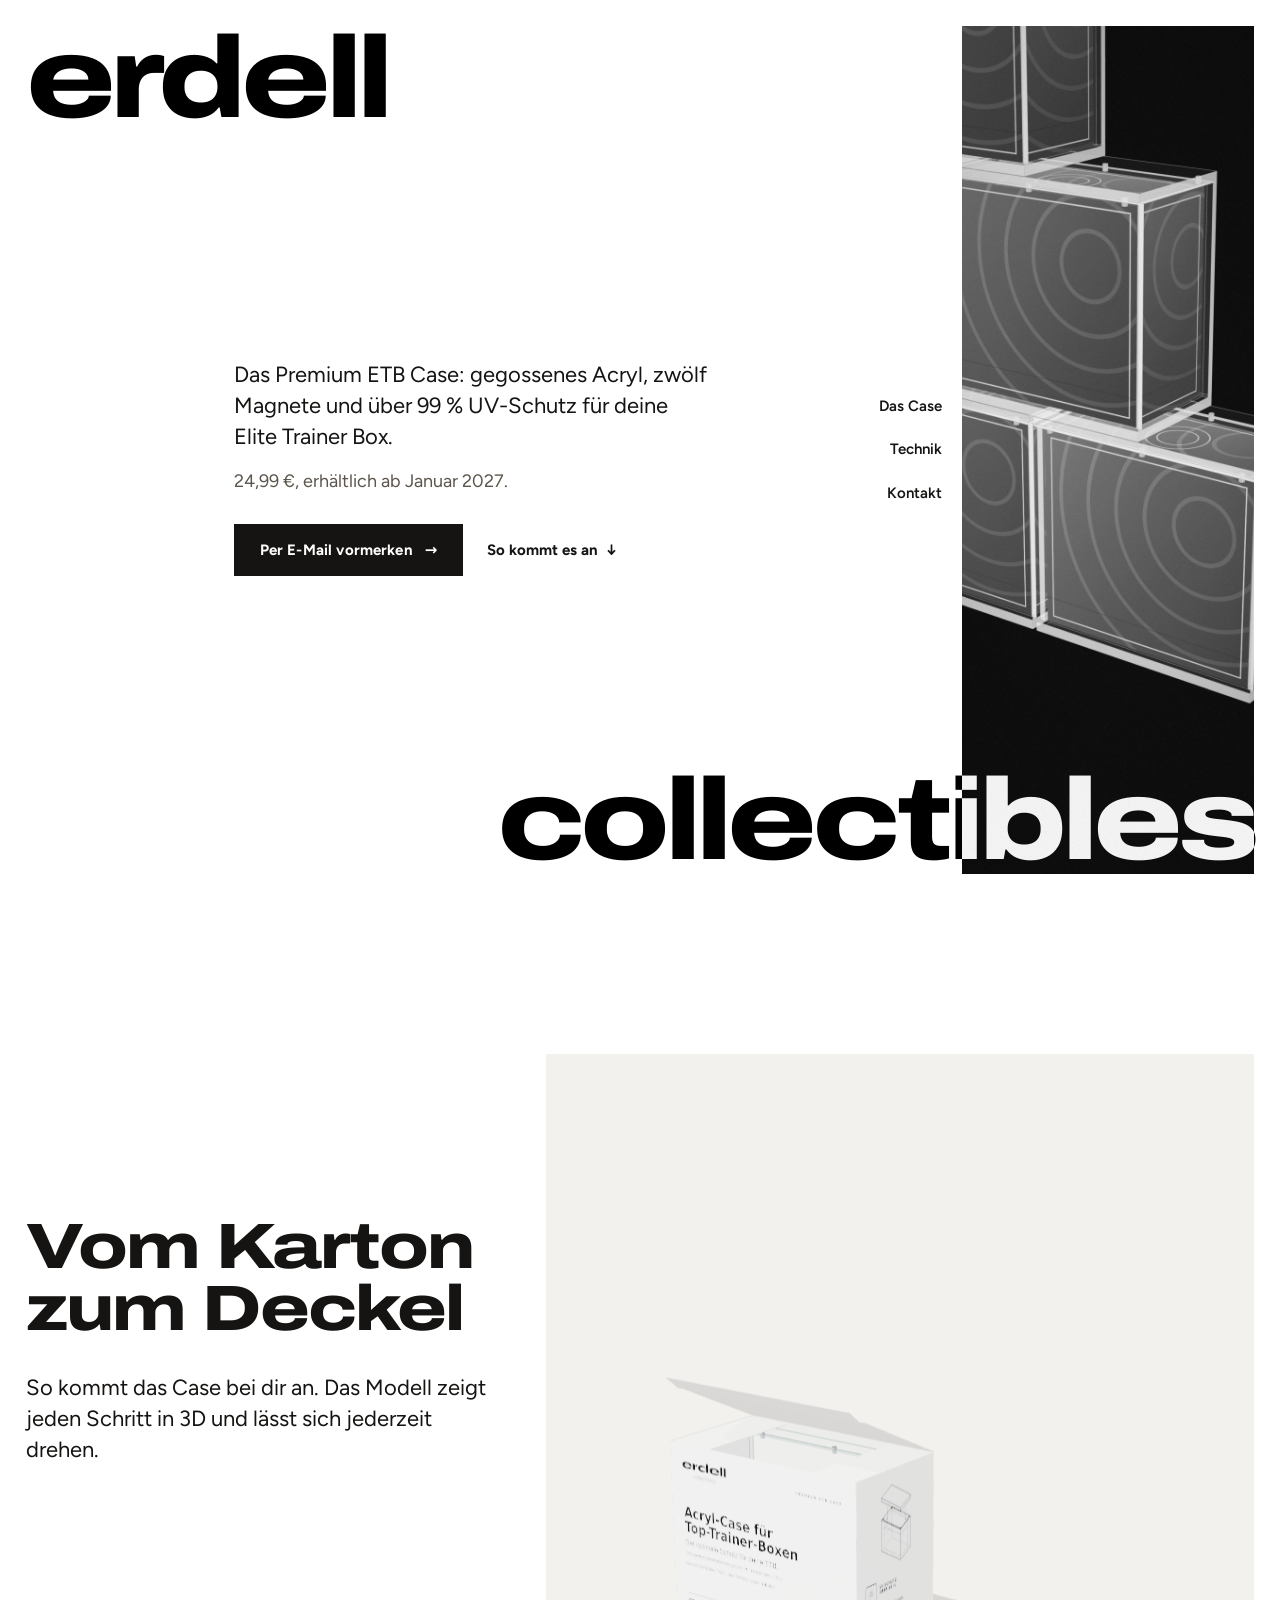
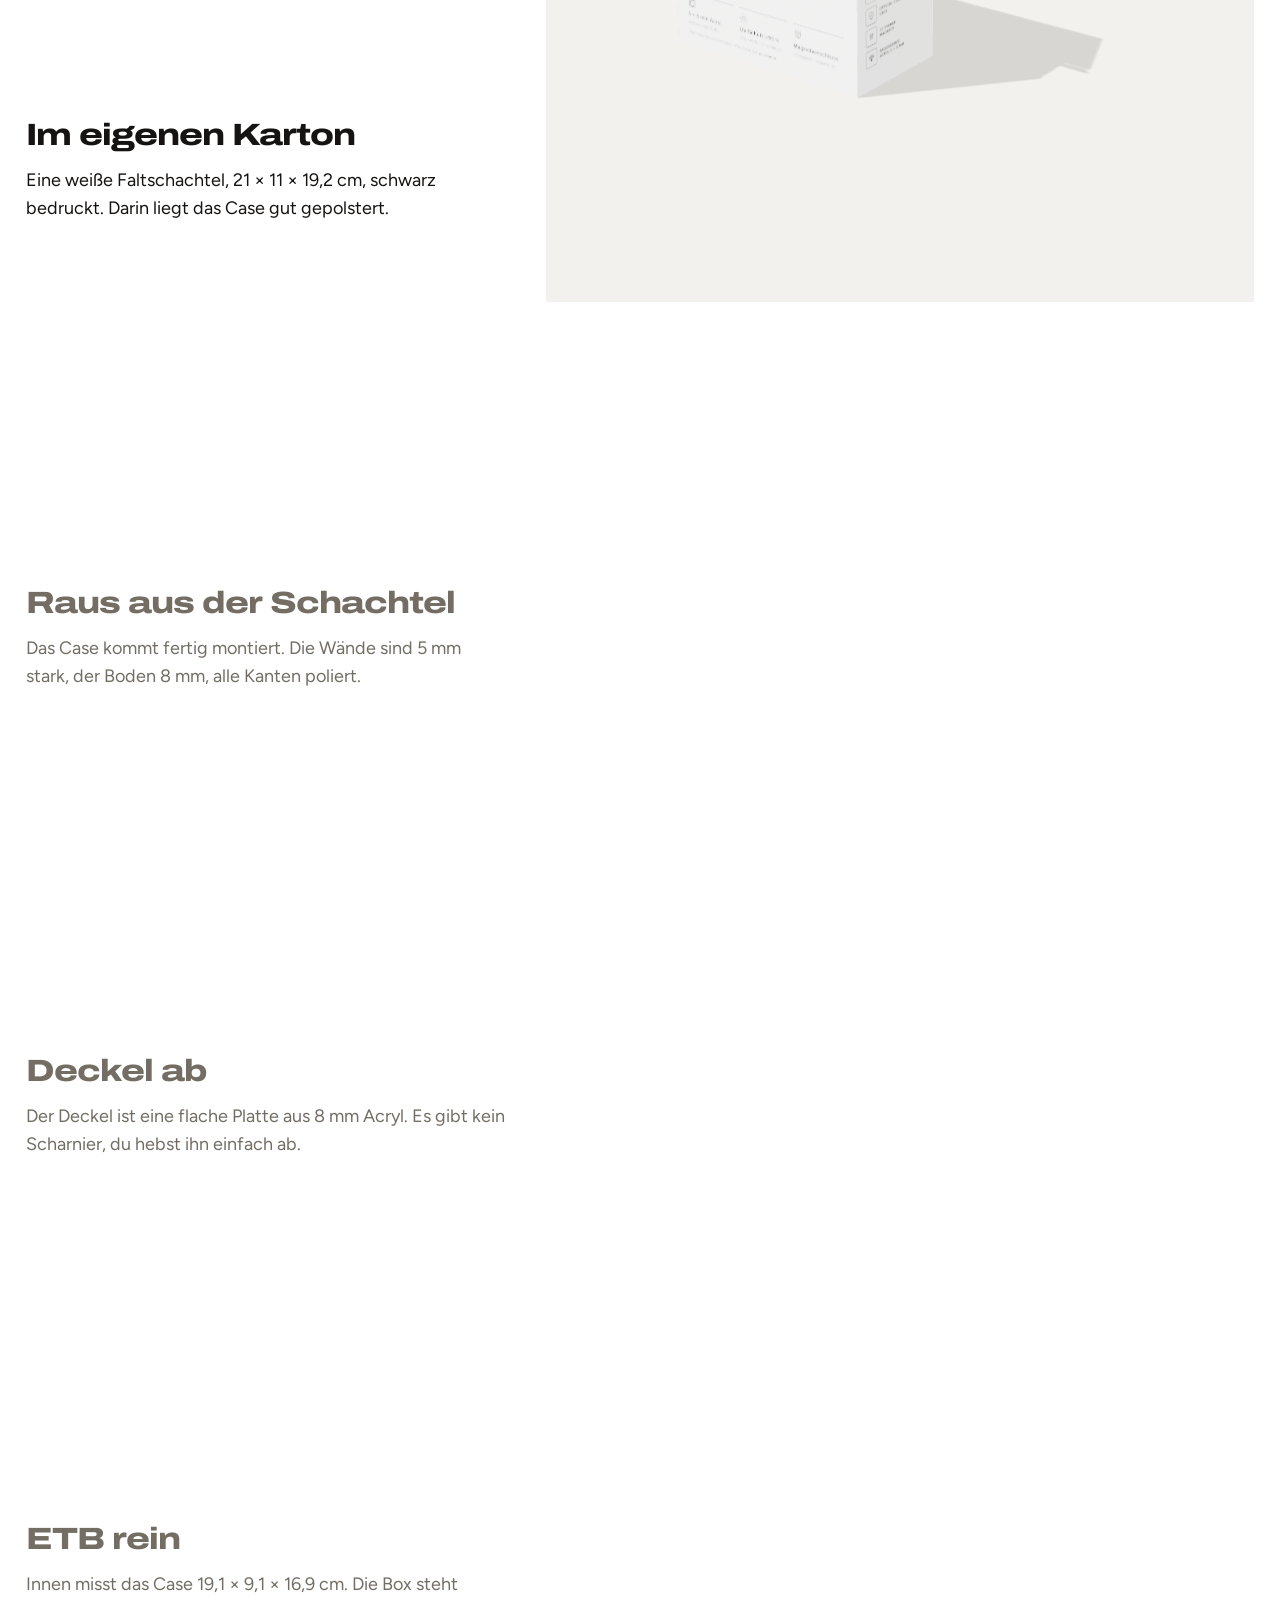
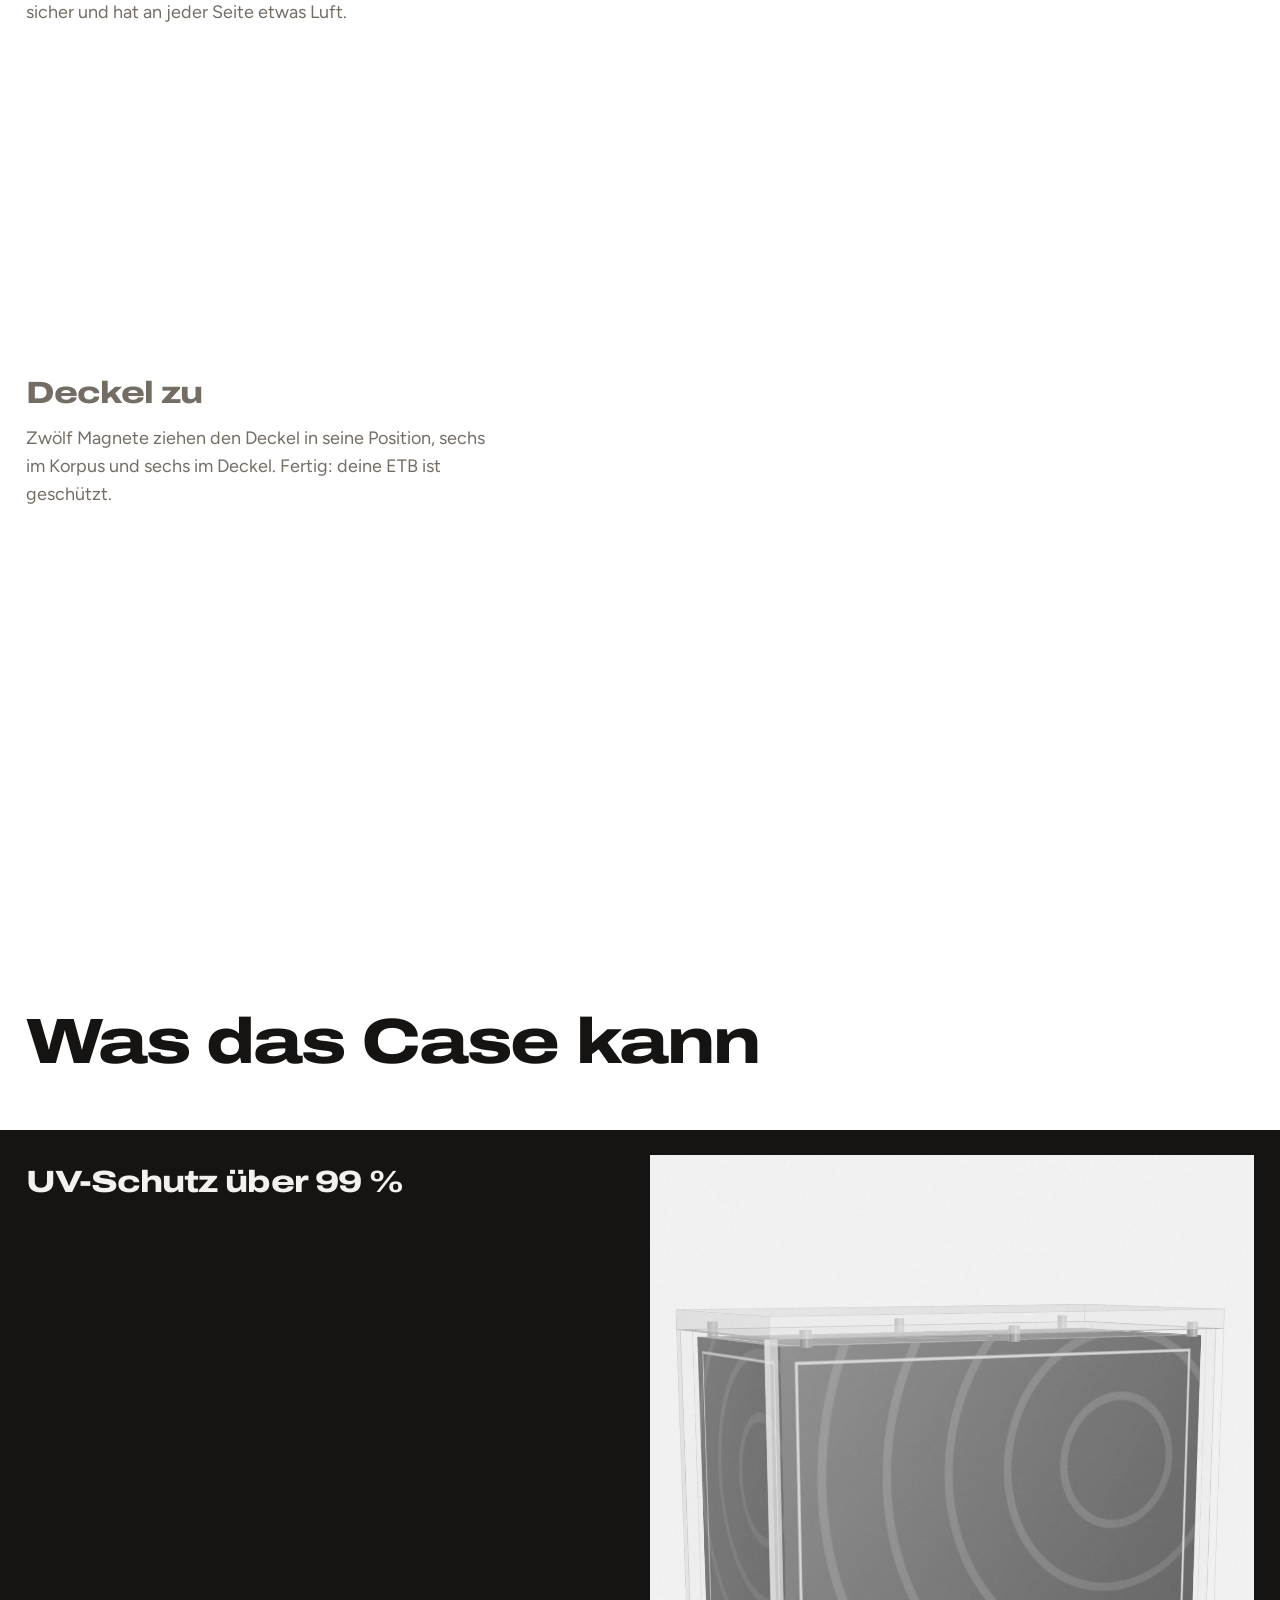
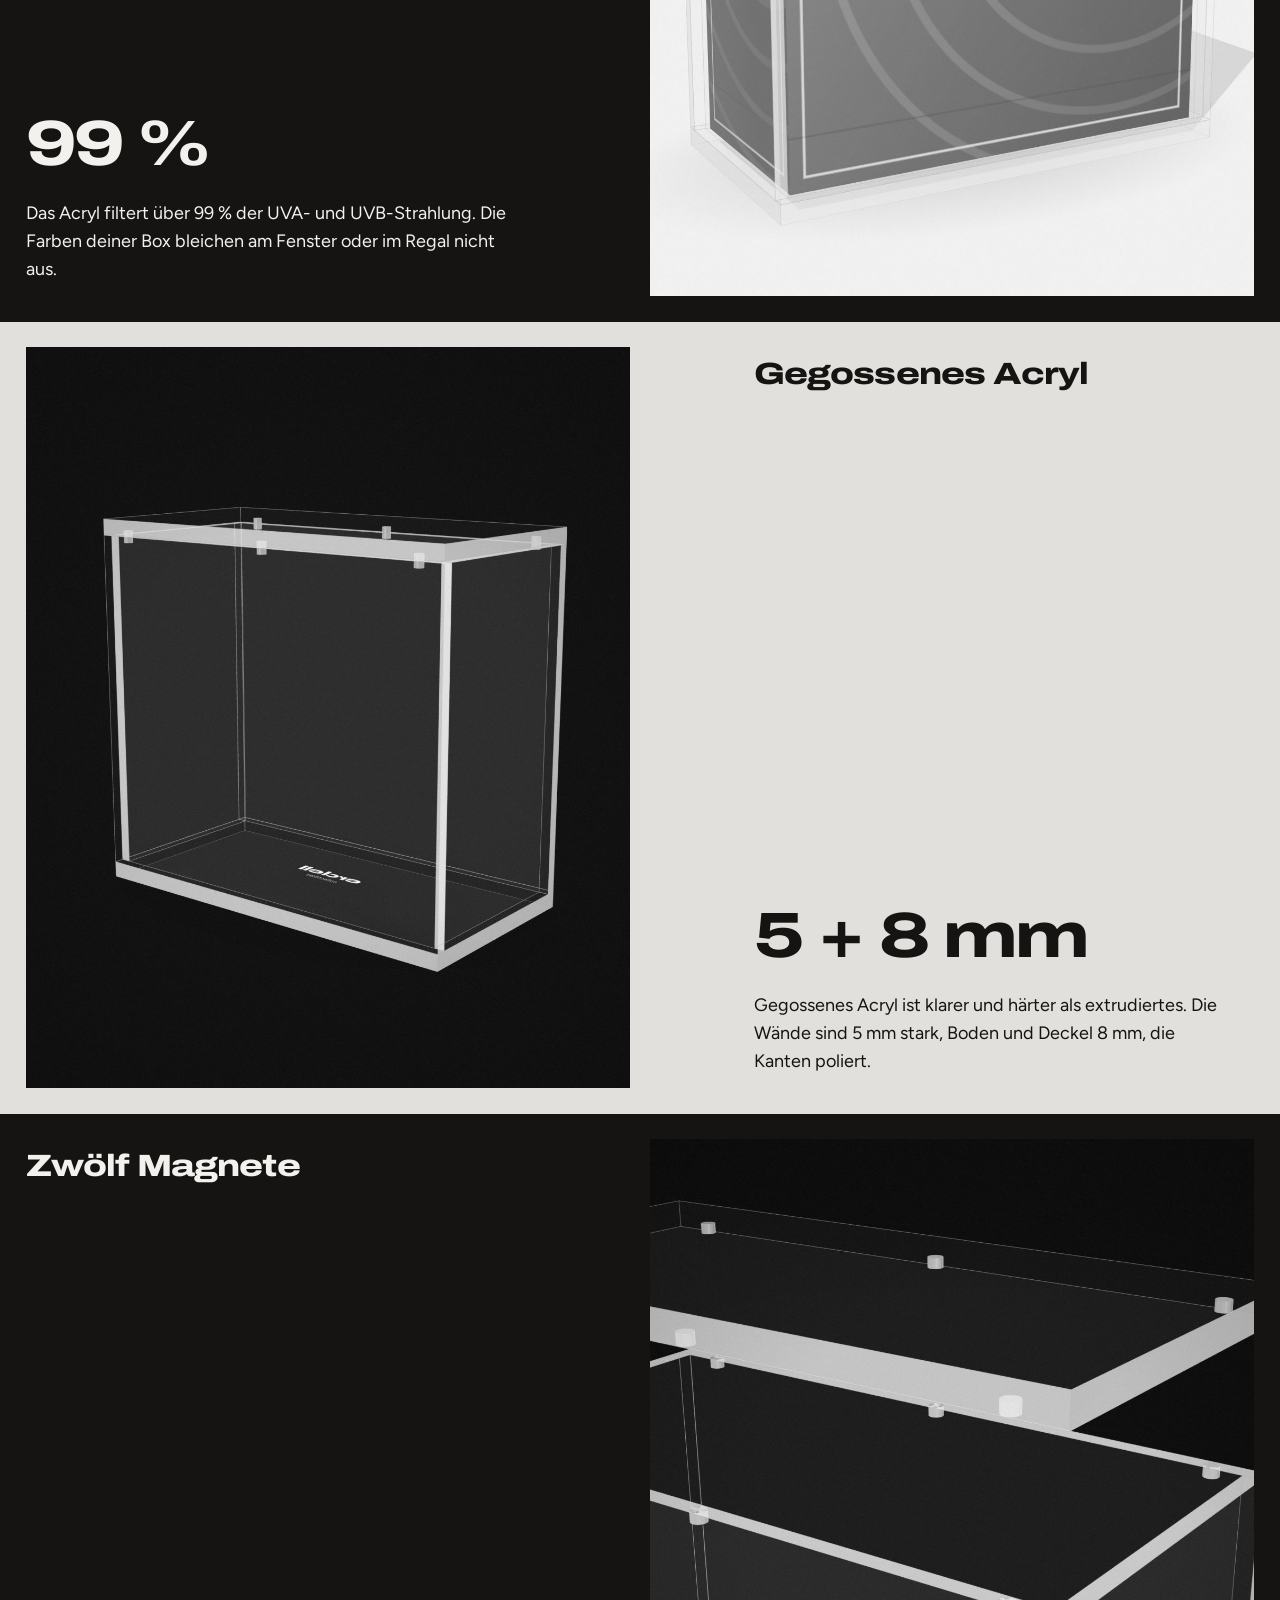
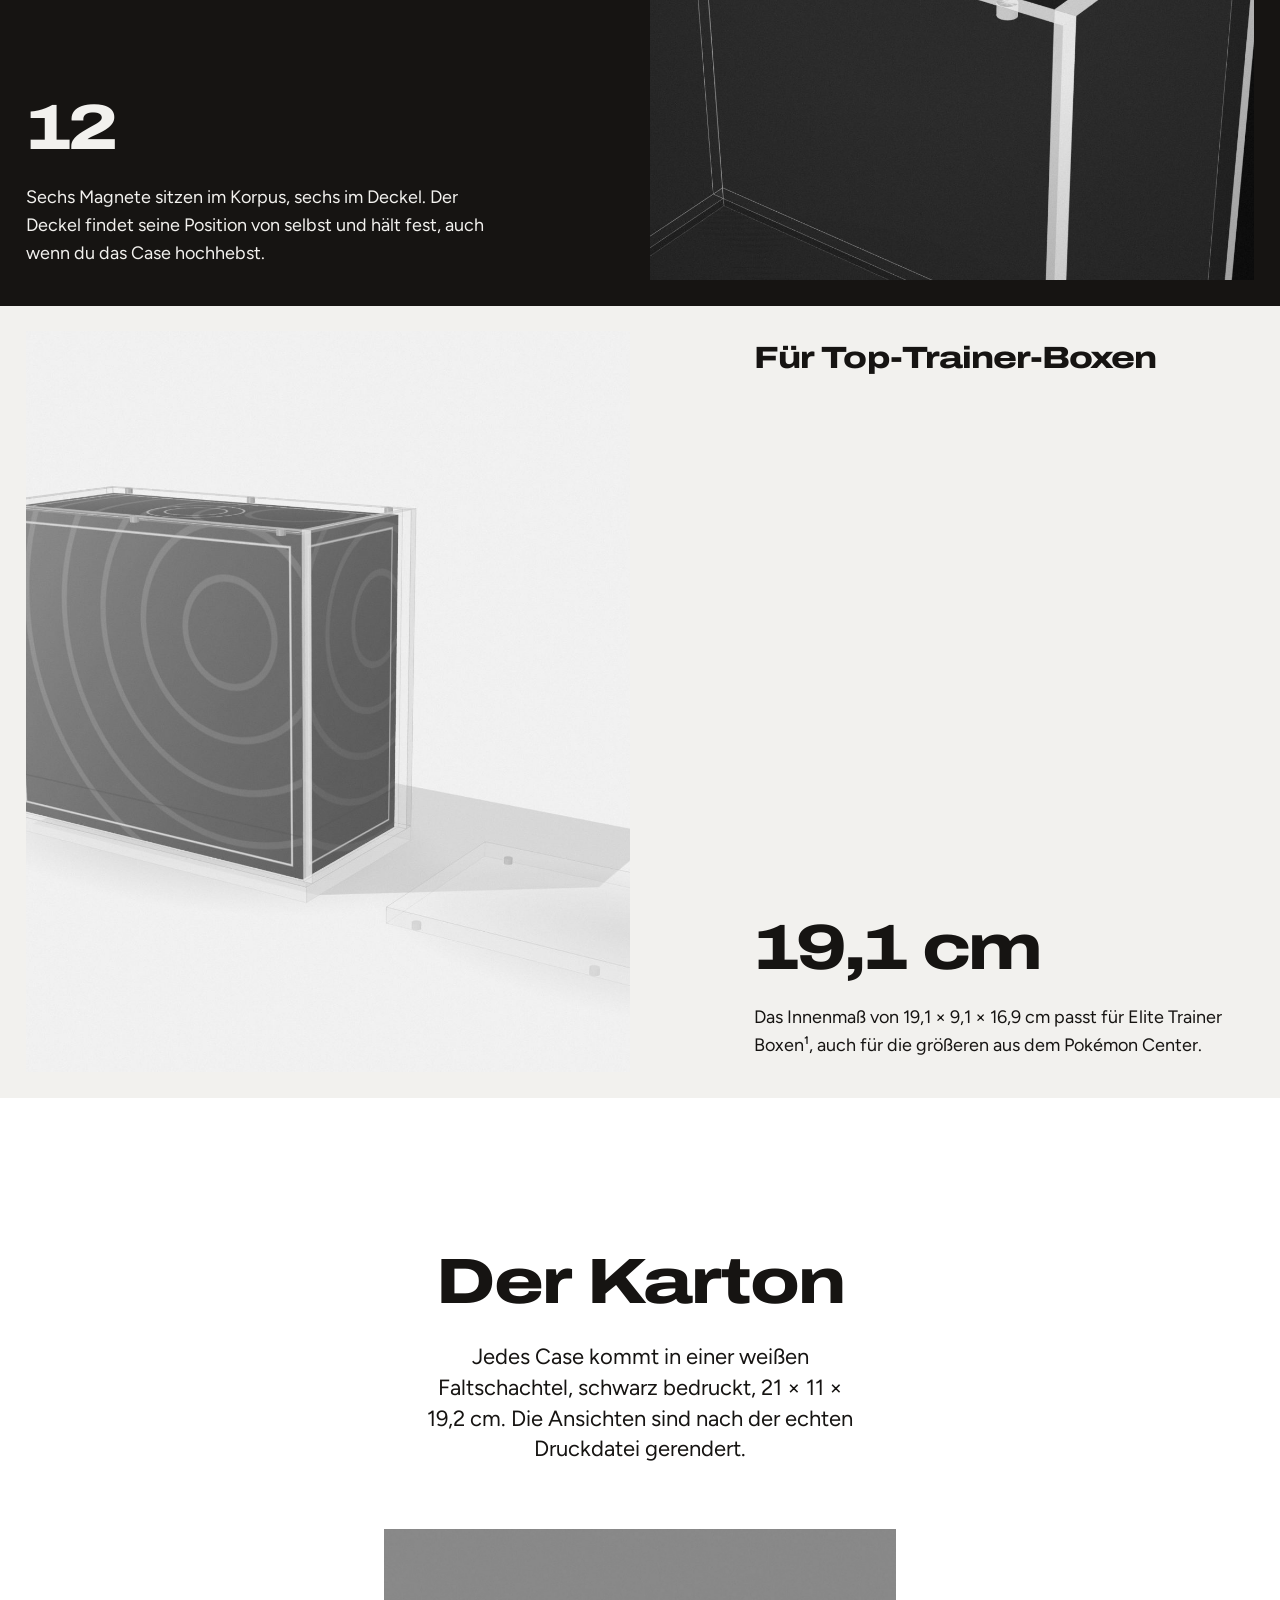
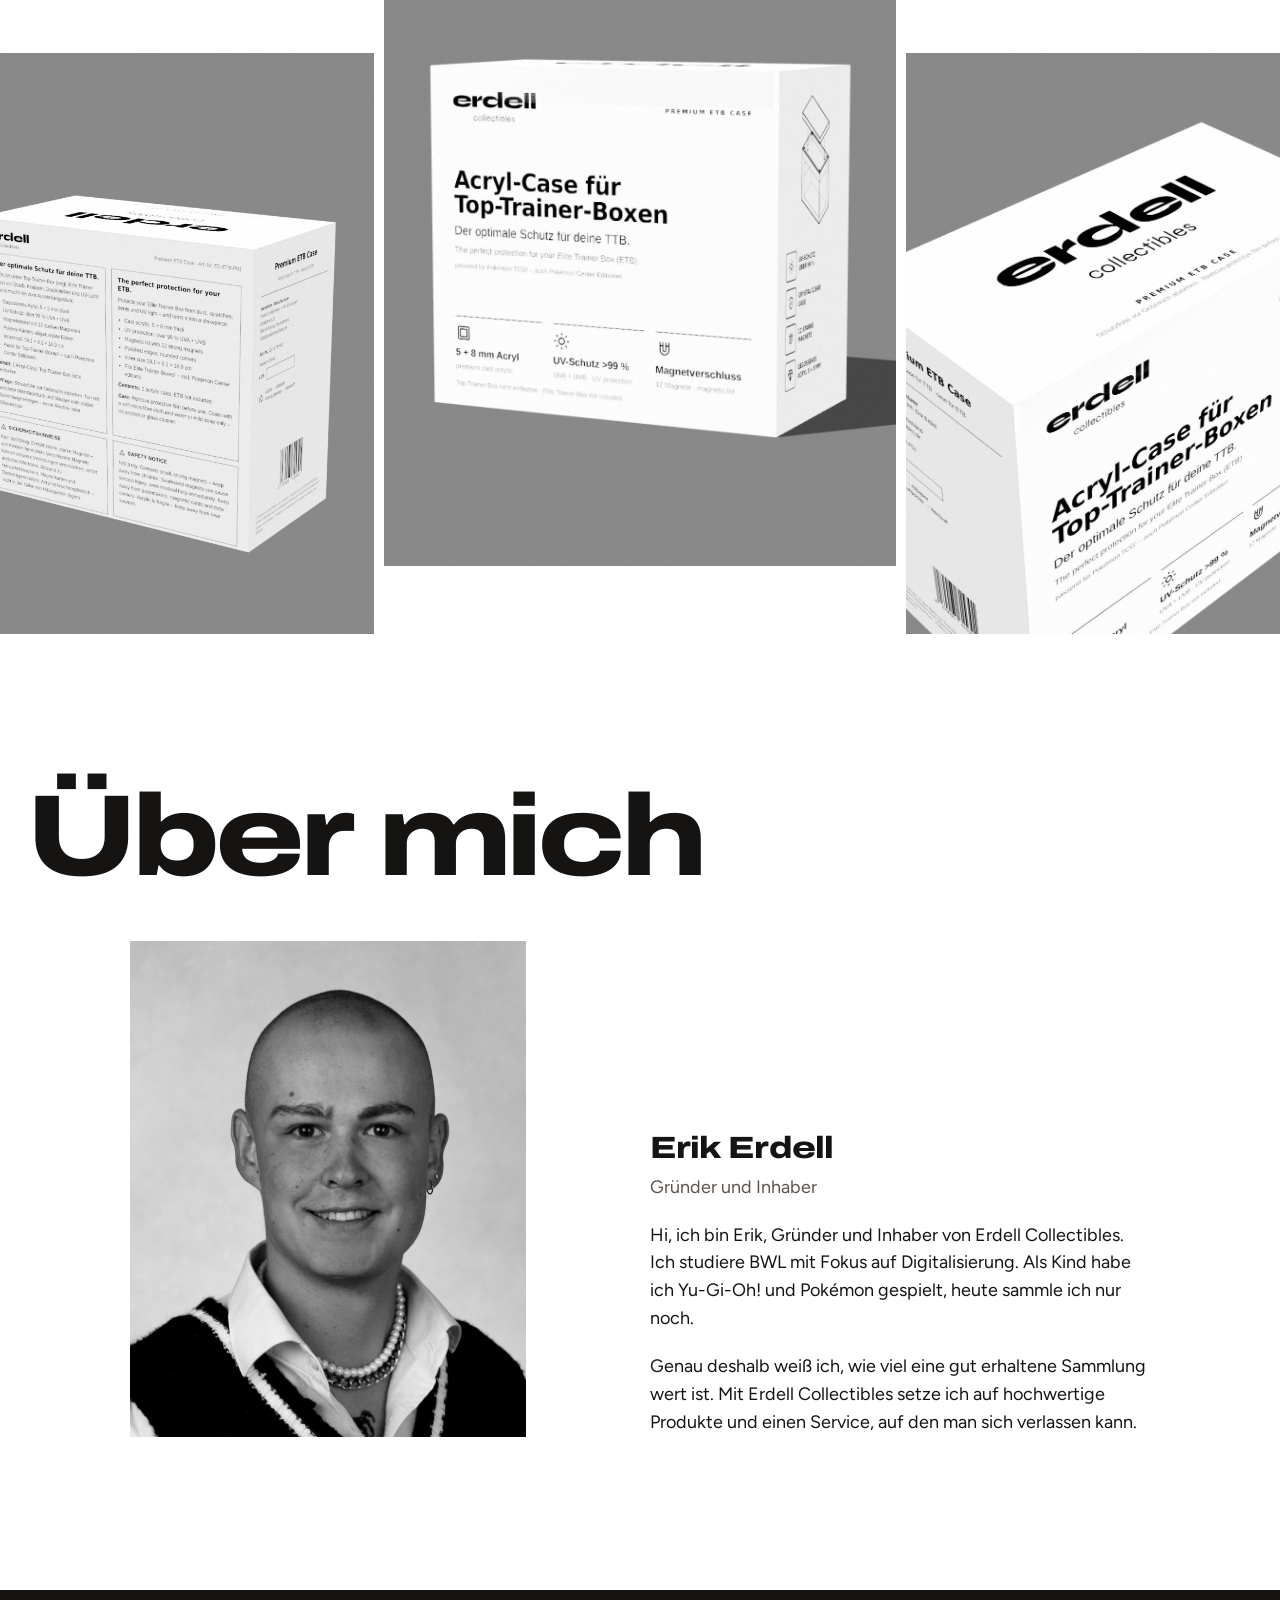
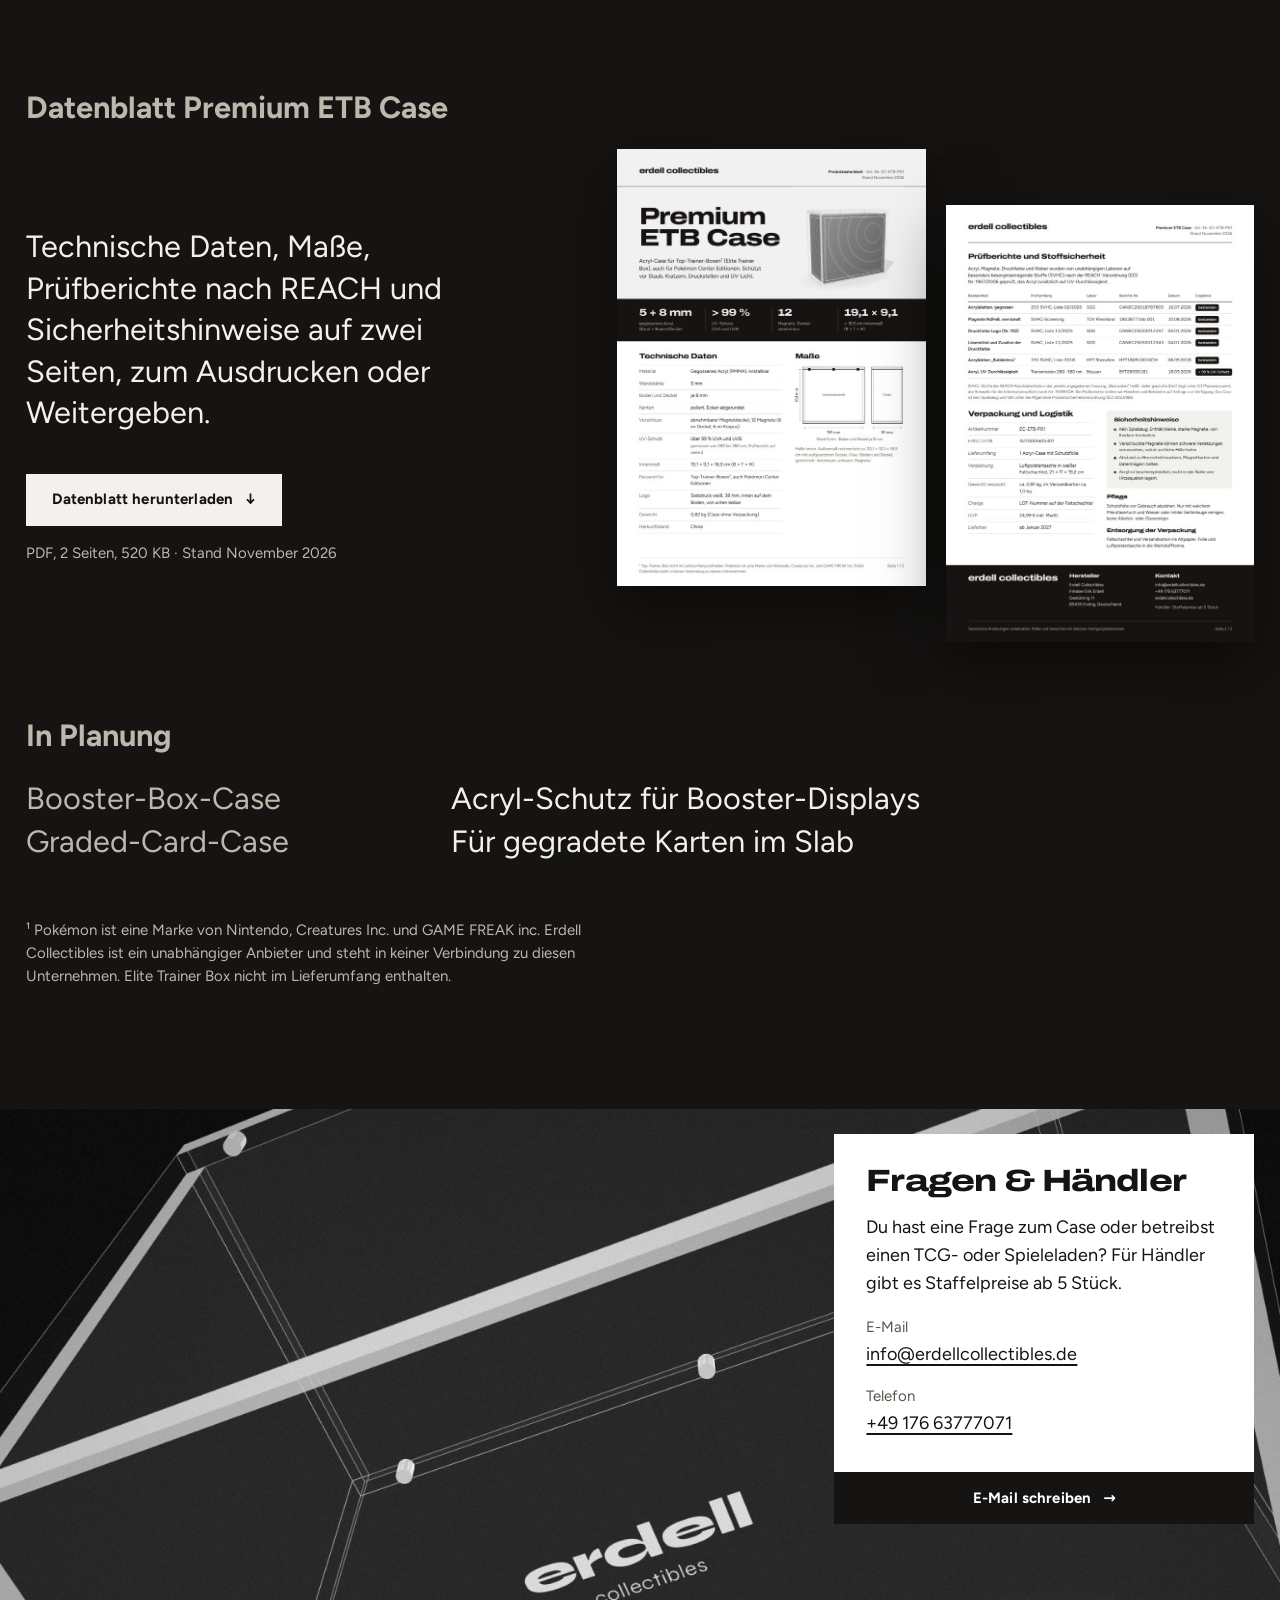
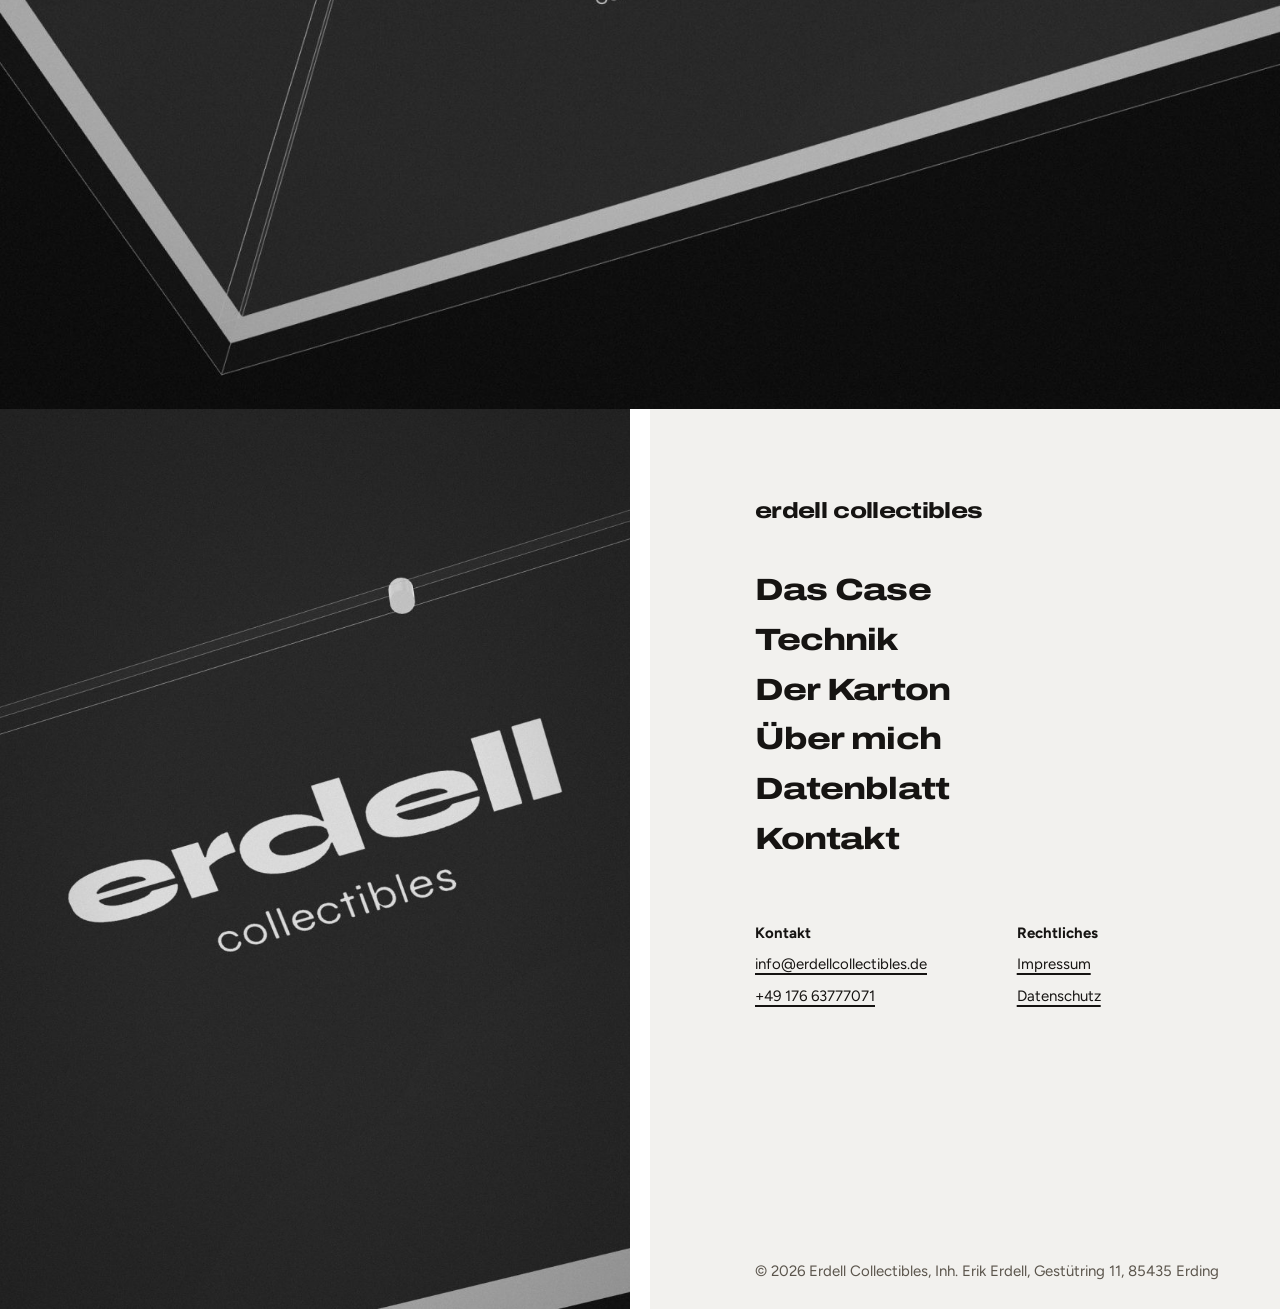
<file: index.html>
<!doctype html>
<html lang="de">
<head>
<meta charset="utf-8">
<meta name="viewport" content="width=device-width, initial-scale=1">
<title>Erdell Collectibles – Premium ETB Case aus Acryl</title>
<meta name="description" content="Das Premium ETB Case von Erdell Collectibles: gegossenes Acryl, zwölf Magnete und über 99 % UV-Schutz für deine Elite Trainer Box. 24,99 €, erhältlich ab Januar 2027.">
<link rel="icon" type="image/png" href="img/favicon.png">
<link rel="preload" href="fonts/archivo.woff2" as="font" type="font/woff2" crossorigin>
<link rel="stylesheet" href="css/style.css?v=2">
<link rel="stylesheet" href="erdell-3d/case3d.css">
<script>document.documentElement.classList.add('js');</script>
</head>
<body>
<a class="skip" href="#case">Zum Inhalt springen</a>

<div class="nav" id="nav" role="dialog" aria-modal="true" aria-label="Menü">
  <div class="nav-top">
    <a class="wordmark" href="#top">erdell</a>
    <button class="close-btn" type="button" id="menu-close">Schließen</button>
  </div>
  <ul>
    <li><a href="#case">Das Case</a></li>
    <li><a href="#technik">Technik</a></li>
    <li><a href="#karton">Der Karton</a></li>
    <li><a href="#ueber">Über mich</a></li>
    <li><a href="#kontakt">Kontakt</a></li>
  </ul>
</div>

<main id="top">
<section class="hero" aria-labelledby="titel">
  <div class="grid">
    <div class="hero-panel">
      <div class="hero-copy">
        <p class="lead rise" style="--d:2">Das Premium ETB Case: gegossenes Acryl, zwölf Magnete und über 99&nbsp;% UV-Schutz für deine Elite Trainer Box.</p>
        <p class="fine rise" style="--d:3">24,99&nbsp;€, erhältlich ab Januar 2027.</p>
        <div class="hero-actions rise" style="--d:4">
          <a class="btn" href="mailto:info@erdellcollectibles.de?subject=Vormerken%3A%20Premium%20ETB%20Case">Per E-Mail vormerken <span class="arrow" aria-hidden="true">→</span></a>
          <a class="link-arrow" href="#case">So kommt es an <span aria-hidden="true">↓</span></a>
        </div>
      </div>
      <nav aria-label="Abschnitte">
        <ul class="hero-links">
          <li><a href="#case">Das Case</a></li>
          <li><a href="#technik">Technik</a></li>
          <li><a href="#kontakt">Kontakt</a></li>
        </ul>
      </nav>
    </div>
    <div class="hero-media">
      <img src="img/hero.jpg" alt="Sechs Premium ETB Cases mit Top-Trainer-Boxen, als Pyramide gestapelt" width="900" height="1800" fetchpriority="high">
    </div>
  </div>
  <h1 class="hero-name" id="titel"><span class="a">erdell</span> <span class="b">collectibles</span></h1>
  <button class="menu-btn hero-menu" type="button" aria-controls="nav" aria-expanded="false" id="menu-open">Menü</button>
</section>

<section id="case" class="story-sec" aria-labelledby="case-t">
  <div class="grid story">
    <div class="story-stage">
      <div class="ec3d ec3d--story" data-erdell-3d>
        <noscript><img src="img/case-etb.jpg" alt="Das Premium ETB Case mit einer Elite Trainer Box darin, der Deckel liegt daneben" width="1400" height="1400"></noscript>
      </div>
    </div>
    <div class="story-text">
      <div class="story-head">
        <h2 id="case-t" class="rise">Vom Karton zum Deckel</h2>
        <p class="lead rise" style="--d:1">So kommt das Case bei dir an. Das Modell zeigt jeden Schritt in 3D und lässt sich jederzeit drehen.</p>
      </div>
      <ol class="story-steps">
        <li class="step is-active">
          <h3>Im eigenen Karton</h3>
          <p>Eine weiße Faltschachtel, 21 × 11 × 19,2&nbsp;cm, schwarz bedruckt. Darin liegt das Case gut gepolstert.</p>
        </li>
        <li class="step">
          <h3>Raus aus der Schachtel</h3>
          <p>Das Case kommt fertig montiert. Die Wände sind 5&nbsp;mm stark, der Boden 8&nbsp;mm, alle Kanten poliert.</p>
        </li>
        <li class="step">
          <h3>Deckel ab</h3>
          <p>Der Deckel ist eine flache Platte aus 8&nbsp;mm Acryl. Es gibt kein Scharnier, du hebst ihn einfach ab.</p>
        </li>
        <li class="step">
          <h3>ETB rein</h3>
          <p>Innen misst das Case 19,1 × 9,1 × 16,9&nbsp;cm. Die Box steht sicher und hat an jeder Seite etwas Luft.</p>
        </li>
        <li class="step">
          <h3>Deckel zu</h3>
          <p>Zwölf Magnete ziehen den Deckel in seine Position, sechs im Korpus und sechs im Deckel. Fertig: deine ETB ist geschützt.</p>
        </li>
      </ol>
    </div>
  </div>
</section>

<section id="technik" aria-labelledby="technik-t">
  <div class="grid sheets-head">
    <h2 id="technik-t" class="rise">Was das Case kann</h2>
  </div>
  <div class="bands">
    <article class="band is-ink on-ink">
      <h3>UV-Schutz über 99&nbsp;%</h3>
      <p><span class="num">99&nbsp;%</span>Das Acryl filtert über 99&nbsp;% der UVA- und UVB-Strahlung. Die Farben deiner Box bleichen am Fenster oder im Regal nicht aus.</p>
      <figure class="figure">
        <img src="img/case-uv.jpg" alt="Das geschlossene Case mit einer Elite Trainer Box darin" width="1400" height="1400" loading="lazy">
      </figure>
    </article>
    <article class="band is-stone">
      <h3>Gegossenes Acryl</h3>
      <p><span class="num">5 + 8&nbsp;mm</span>Gegossenes Acryl ist klarer und härter als extrudiertes. Die Wände sind 5&nbsp;mm stark, Boden und Deckel 8&nbsp;mm, die Kanten poliert.</p>
      <figure class="figure">
        <img src="img/case-acryl.jpg" alt="Das leere Case aus klarem Acryl auf dunklem Grund" width="1400" height="1400" loading="lazy">
      </figure>
    </article>
    <article class="band is-ink on-ink">
      <h3>Zwölf Magnete</h3>
      <p><span class="num">12</span>Sechs Magnete sitzen im Korpus, sechs im Deckel. Der Deckel findet seine Position von selbst und hält fest, auch wenn du das Case hochhebst.</p>
      <figure class="figure">
        <img src="img/case-magnete.jpg" alt="Der angehobene Deckel über dem Case, Magnete in Deckel und Oberkante" width="1400" height="1400" loading="lazy">
      </figure>
    </article>
    <article class="band is-soft">
      <h3>Für Top-Trainer-Boxen</h3>
      <p><span class="num">19,1&nbsp;cm</span>Das Innenmaß von 19,1 × 9,1 × 16,9&nbsp;cm passt für Elite Trainer Boxen¹, auch für die größeren aus dem Pokémon Center.</p>
      <figure class="figure">
        <img src="img/case-etb.jpg" alt="Eine Elite Trainer Box im Case, der Deckel liegt daneben" width="1400" height="1400" loading="lazy">
      </figure>
    </article>
  </div>
</section>

<section id="karton" class="carton" aria-labelledby="karton-t">
  <div class="carton-head">
    <h2 id="karton-t" class="rise">Der Karton</h2>
    <p class="lead rise" style="--d:1">Jedes Case kommt in einer weißen Faltschachtel, schwarz bedruckt, 21 × 11 × 19,2&nbsp;cm. Die Ansichten sind nach der echten Druckdatei gerendert.</p>
  </div>
  <div class="triptych">
    <figure class="side"><img src="img/karton-rueck.jpg" alt="Der Karton von hinten mit Produktinfos und Strichcode" width="800" height="1178" loading="lazy"></figure>
    <figure class="mid"><img src="img/karton-front.jpg" alt="Der Karton von vorn" width="1080" height="1350" loading="lazy"></figure>
    <figure class="side"><img src="img/karton-oben.jpg" alt="Der Karton von oben mit Logo auf dem Deckel" width="920" height="1345" loading="lazy"></figure>
  </div>
</section>

<section id="ueber" class="about" aria-labelledby="ueber-t">
  <div class="grid">
    <h2 id="ueber-t" class="rise">Über mich</h2>
    <figure class="about-photo rise" style="--d:1">
      <img src="img/erik-sw.jpg" alt="Erik Erdell, Gründer von Erdell Collectibles" width="800" height="1000" loading="lazy">
    </figure>
    <div class="about-text rise" style="--d:2">
      <p class="name">Erik Erdell</p>
      <p class="role">Gründer und Inhaber</p>
      <p>Hi, ich bin Erik, Gründer und Inhaber von Erdell Collectibles. Ich studiere BWL mit Fokus auf Digitalisierung. Als Kind habe ich Yu-Gi-Oh! und Pokémon gespielt, heute sammle ich nur noch.</p>
      <p>Genau deshalb weiß ich, wie viel eine gut erhaltene Sammlung wert ist. Mit Erdell Collectibles setze ich auf hochwertige Produkte und einen Service, auf den man sich verlassen kann.</p>
    </div>
  </div>
</section>

<section id="datenblatt" class="specs is-ink on-ink" aria-labelledby="datenblatt-t">
  <h2 id="datenblatt-t">Datenblatt Premium ETB Case</h2>
  <div class="sheet">
    <div class="sheet-text">
      <p class="sheet-lead">Technische Daten, Maße, Prüfberichte nach REACH und Sicherheitshinweise auf zwei Seiten, zum Ausdrucken oder Weitergeben.</p>
      <a class="btn btn--light" href="downloads/erdell-premium-etb-case-datenblatt.pdf" download>Datenblatt herunterladen <span class="arrow" aria-hidden="true">↓</span></a>
      <p class="sheet-meta">PDF, 2 Seiten, 520&nbsp;KB · Stand November 2026</p>
    </div>
    <a class="sheet-pages" href="downloads/erdell-premium-etb-case-datenblatt.pdf" tabindex="-1" aria-hidden="true">
      <img src="img/datenblatt-seite-1.jpg" alt="" width="640" height="905" loading="lazy">
      <img src="img/datenblatt-seite-2.jpg" alt="" width="640" height="905" loading="lazy">
    </a>
  </div>
  <h3>In Planung</h3>
  <dl>
    <div class="row"><dt>Booster-Box-Case</dt><dd>Acryl-Schutz für Booster-Displays</dd></div>
    <div class="row"><dt>Graded-Card-Case</dt><dd>Für gegradete Karten im Slab</dd></div>
  </dl>
  <p class="note">¹ Pokémon ist eine Marke von Nintendo, Creatures Inc. und GAME FREAK inc. Erdell Collectibles ist ein unabhängiger Anbieter und steht in keiner Verbindung zu diesen Unternehmen. Elite Trainer Box nicht im Lieferumfang enthalten.</p>
</section>

<section id="kontakt" class="contact" aria-labelledby="kontakt-t">
  <img src="img/case-durchsicht.jpg" alt="Sechs Premium ETB Cases mit Top-Trainer-Boxen, als Pyramide gestapelt" width="1920" height="1080" loading="lazy">
  <div class="contact-card">
    <h2 id="kontakt-t">Fragen &amp; Händler</h2>
    <p>Du hast eine Frage zum Case oder betreibst einen TCG- oder Spieleladen? Für Händler gibt es Staffelpreise ab 5 Stück.</p>
    <dl>
      <div class="row"><dt>E-Mail</dt><dd><a href="mailto:info@erdellcollectibles.de">info@erdellcollectibles.de</a></dd></div>
      <div class="row"><dt>Telefon</dt><dd><a href="tel:+4917663777071">+49 176 63777071</a></dd></div>
    </dl>
    <a class="btn" href="mailto:info@erdellcollectibles.de?subject=Anfrage%20Premium%20ETB%20Case">E-Mail schreiben <span class="arrow" aria-hidden="true">→</span></a>
  </div>
</section>
</main>

<footer class="site-footer">
  <div class="footer-photo">
    <img src="img/case-logo-nah.jpg" alt="" width="900" height="1238" loading="lazy">
  </div>
  <div class="footer-body">
    <a class="wordmark" href="#top">erdell collectibles</a>
    <nav aria-label="Fußzeile">
      <ul class="footer-menu">
        <li><a href="#case">Das Case</a></li>
        <li><a href="#technik">Technik</a></li>
        <li><a href="#karton">Der Karton</a></li>
        <li><a href="#ueber">Über mich</a></li>
        <li><a href="#datenblatt">Datenblatt</a></li>
        <li><a href="#kontakt">Kontakt</a></li>
      </ul>
    </nav>
    <div class="footer-blocks">
      <p><strong>Kontakt</strong><a href="mailto:info@erdellcollectibles.de">info@erdellcollectibles.de</a><br><a href="tel:+4917663777071">+49 176 63777071</a></p>
      <p><strong>Rechtliches</strong><a href="impressum.html">Impressum</a><br><a href="datenschutz.html">Datenschutz</a></p>
    </div>
    <div class="footer-legal">
      <p>© 2026 Erdell Collectibles, Inh. Erik Erdell, Gestütring 11, 85435 Erding</p>
    </div>
  </div>
</footer>
<script src="js/menu.js" defer></script>
<script src="js/site.js" defer></script>
<script src="erdell-3d/case3d.js?v=3" defer></script>
</body>
</html>
</file>
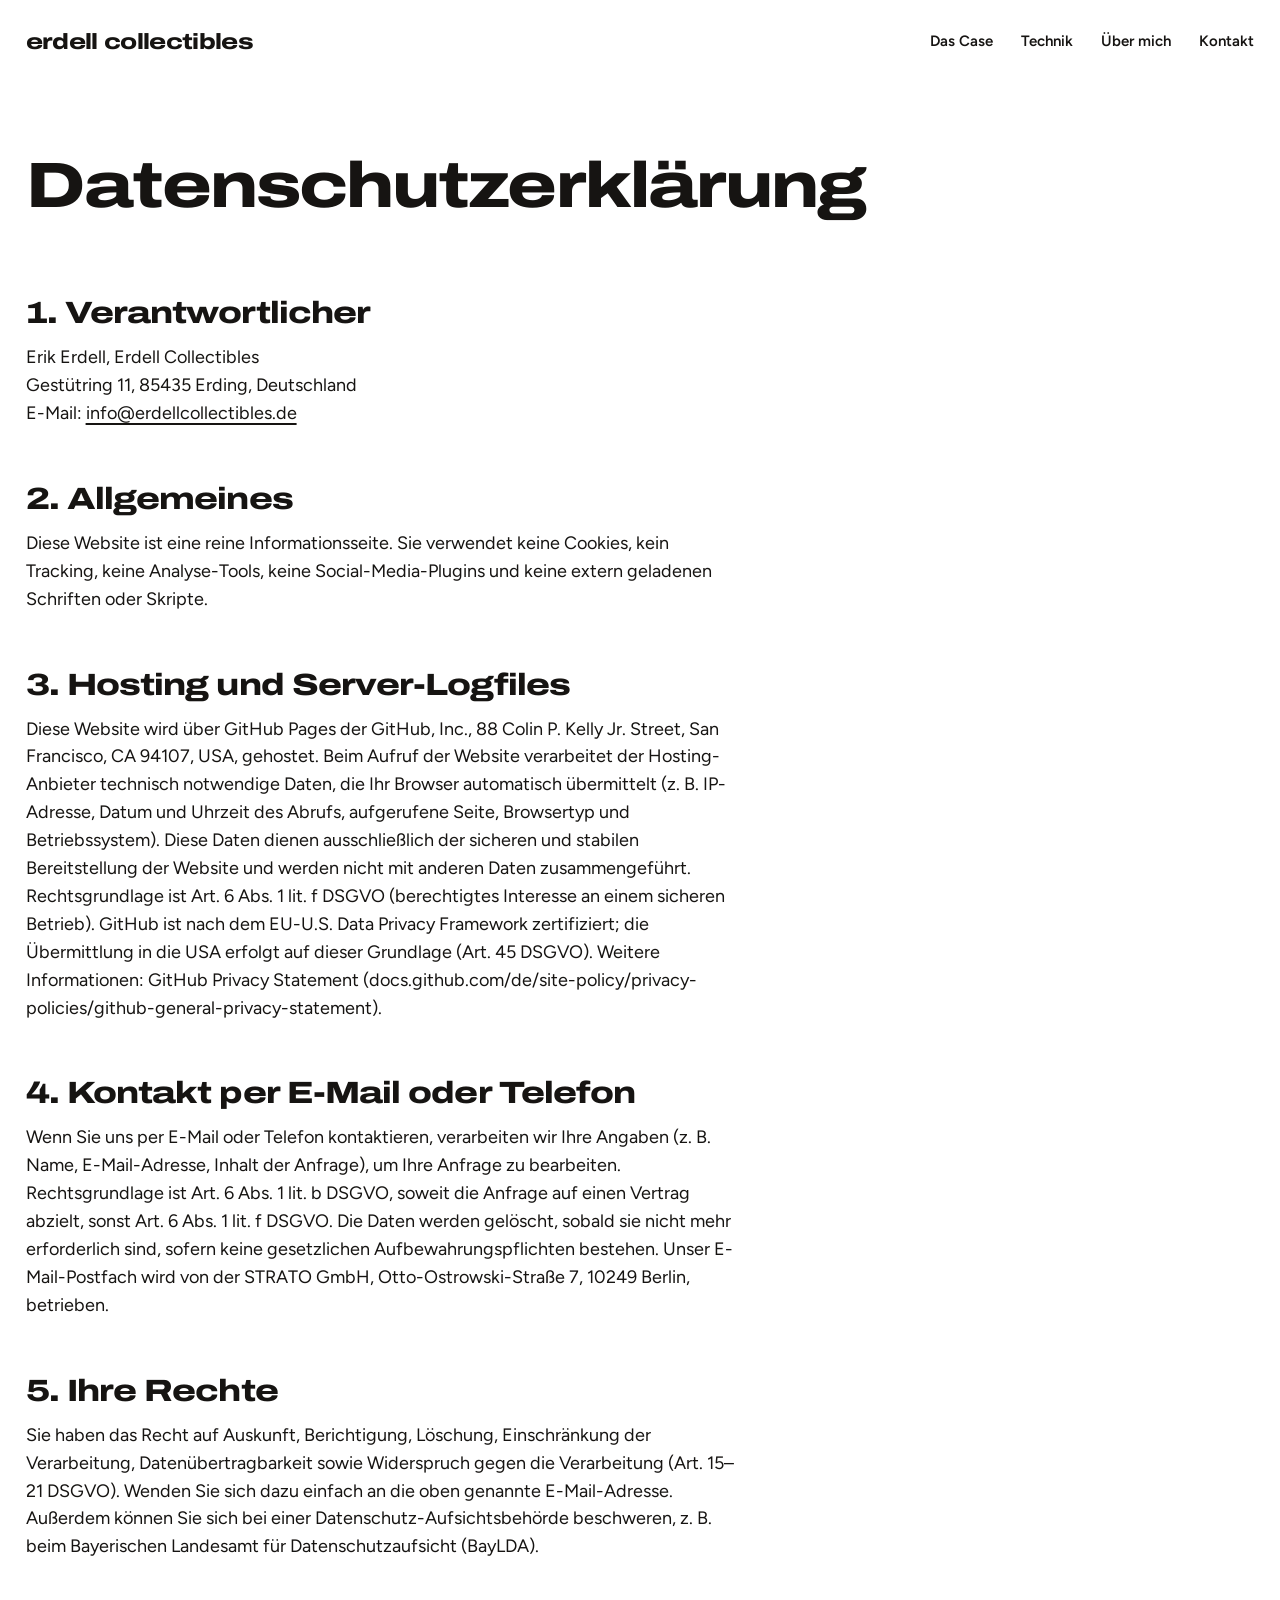
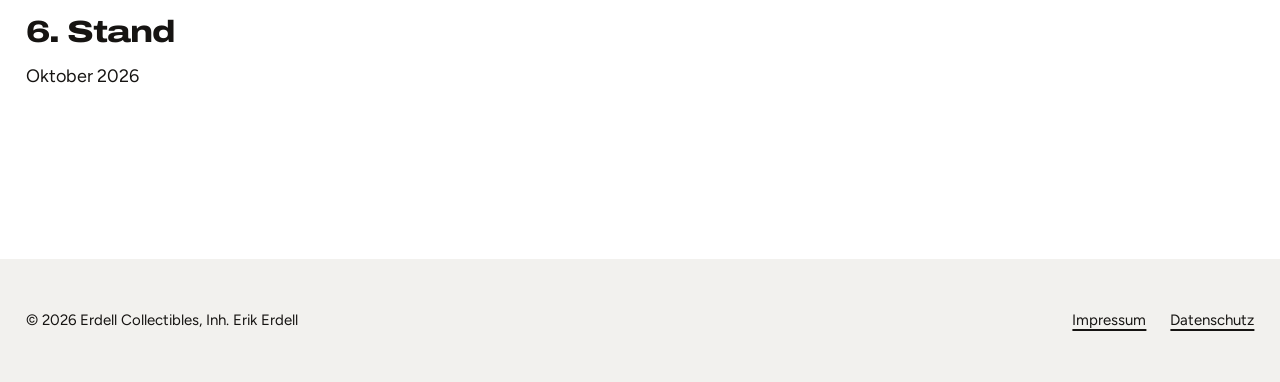
<file: datenschutz.html>
<!doctype html>
<html lang="de">
<head>
<meta charset="utf-8">
<meta name="viewport" content="width=device-width, initial-scale=1">
<title>Datenschutz – Erdell Collectibles</title>
<meta name="description" content="Datenschutzerklärung von Erdell Collectibles.">
<link rel="icon" type="image/png" href="img/favicon.png">
<link rel="stylesheet" href="css/style.css">
</head>
<body>
<a class="skip" href="#inhalt">Zum Inhalt springen</a>
<header class="bar">
  <a class="wordmark" href="index.html">erdell collectibles</a>
  <nav aria-label="Hauptmenü"><ul><li><a href="index.html#case">Das Case</a></li><li><a href="index.html#technik">Technik</a></li><li><a href="index.html#ueber">Über mich</a></li><li><a href="index.html#kontakt">Kontakt</a></li></ul></nav>
  <button class="menu-btn" type="button" aria-controls="nav" aria-expanded="false" id="menu-open">Menü</button>
</header>
<div class="nav" id="nav" role="dialog" aria-modal="true" aria-label="Menü">
  <div class="nav-top">
    <a class="wordmark" href="index.html">erdell</a>
    <button class="close-btn" type="button" id="menu-close">Schließen</button>
  </div>
  <ul>
    <li><a href="index.html#case">Das Case</a></li>
    <li><a href="index.html#technik">Technik</a></li>
    <li><a href="index.html#ueber">Über mich</a></li>
    <li><a href="index.html#kontakt">Kontakt</a></li>
    <li><a href="impressum.html">Impressum</a></li>
    <li><a href="datenschutz.html" aria-current="page">Datenschutz</a></li>
  </ul>
</div>
<main id="inhalt">
<div class="page-head"><h1>Datenschutz­erklärung</h1></div>
<div class="legal">
<h2>1. Verantwortlicher</h2>
<p>Erik Erdell, Erdell Collectibles<br>Gestütring 11, 85435 Erding, Deutschland<br>E-Mail: <a href="mailto:info@erdellcollectibles.de">info@erdellcollectibles.de</a></p>
<h2>2. Allgemeines</h2>
<p>Diese Website ist eine reine Informationsseite. Sie verwendet keine Cookies, kein Tracking, keine Analyse-Tools, keine Social-Media-Plugins und keine extern geladenen Schriften oder Skripte.</p>
<h2>3. Hosting und Server-Logfiles</h2>
<p>Diese Website wird über GitHub Pages der GitHub, Inc., 88 Colin P. Kelly Jr. Street, San Francisco, CA 94107, USA, gehostet. Beim Aufruf der Website verarbeitet der Hosting-Anbieter technisch notwendige Daten, die Ihr Browser automatisch übermittelt (z. B. IP-Adresse, Datum und Uhrzeit des Abrufs, aufgerufene Seite, Browsertyp und Betriebssystem). Diese Daten dienen ausschließlich der sicheren und stabilen Bereitstellung der Website und werden nicht mit anderen Daten zusammengeführt. Rechtsgrundlage ist Art. 6 Abs. 1 lit. f DSGVO (berechtigtes Interesse an einem sicheren Betrieb). GitHub ist nach dem EU-U.S. Data Privacy Framework zertifiziert; die Übermittlung in die USA erfolgt auf dieser Grundlage (Art. 45 DSGVO). Weitere Informationen: GitHub Privacy Statement (docs.github.com/de/site-policy/privacy-policies/github-general-privacy-statement).</p>
<h2>4. Kontakt per E-Mail oder Telefon</h2>
<p>Wenn Sie uns per E-Mail oder Telefon kontaktieren, verarbeiten wir Ihre Angaben (z. B. Name, E-Mail-Adresse, Inhalt der Anfrage), um Ihre Anfrage zu bearbeiten. Rechtsgrundlage ist Art. 6 Abs. 1 lit. b DSGVO, soweit die Anfrage auf einen Vertrag abzielt, sonst Art. 6 Abs. 1 lit. f DSGVO. Die Daten werden gelöscht, sobald sie nicht mehr erforderlich sind, sofern keine gesetzlichen Aufbewahrungspflichten bestehen. Unser E-Mail-Postfach wird von der STRATO GmbH, Otto-Ostrowski-Straße 7, 10249 Berlin, betrieben.</p>
<h2>5. Ihre Rechte</h2>
<p>Sie haben das Recht auf Auskunft, Berichtigung, Löschung, Einschränkung der Verarbeitung, Datenübertragbarkeit sowie Widerspruch gegen die Verarbeitung (Art. 15–21 DSGVO). Wenden Sie sich dazu einfach an die oben genannte E-Mail-Adresse. Außerdem können Sie sich bei einer Datenschutz-Aufsichtsbehörde beschweren, z. B. beim Bayerischen Landesamt für Datenschutzaufsicht (BayLDA).</p>
<h2>6. Stand</h2>
<p>Oktober 2026</p>
</div>
</main>
<footer class="sub-footer">
  <p>© 2026 Erdell Collectibles, Inh. Erik Erdell</p>
  <nav aria-label="Rechtliches"><a href="impressum.html">Impressum</a><a href="datenschutz.html">Datenschutz</a></nav>
</footer>
<script src="js/menu.js" defer></script>
</body>
</html>
</file>
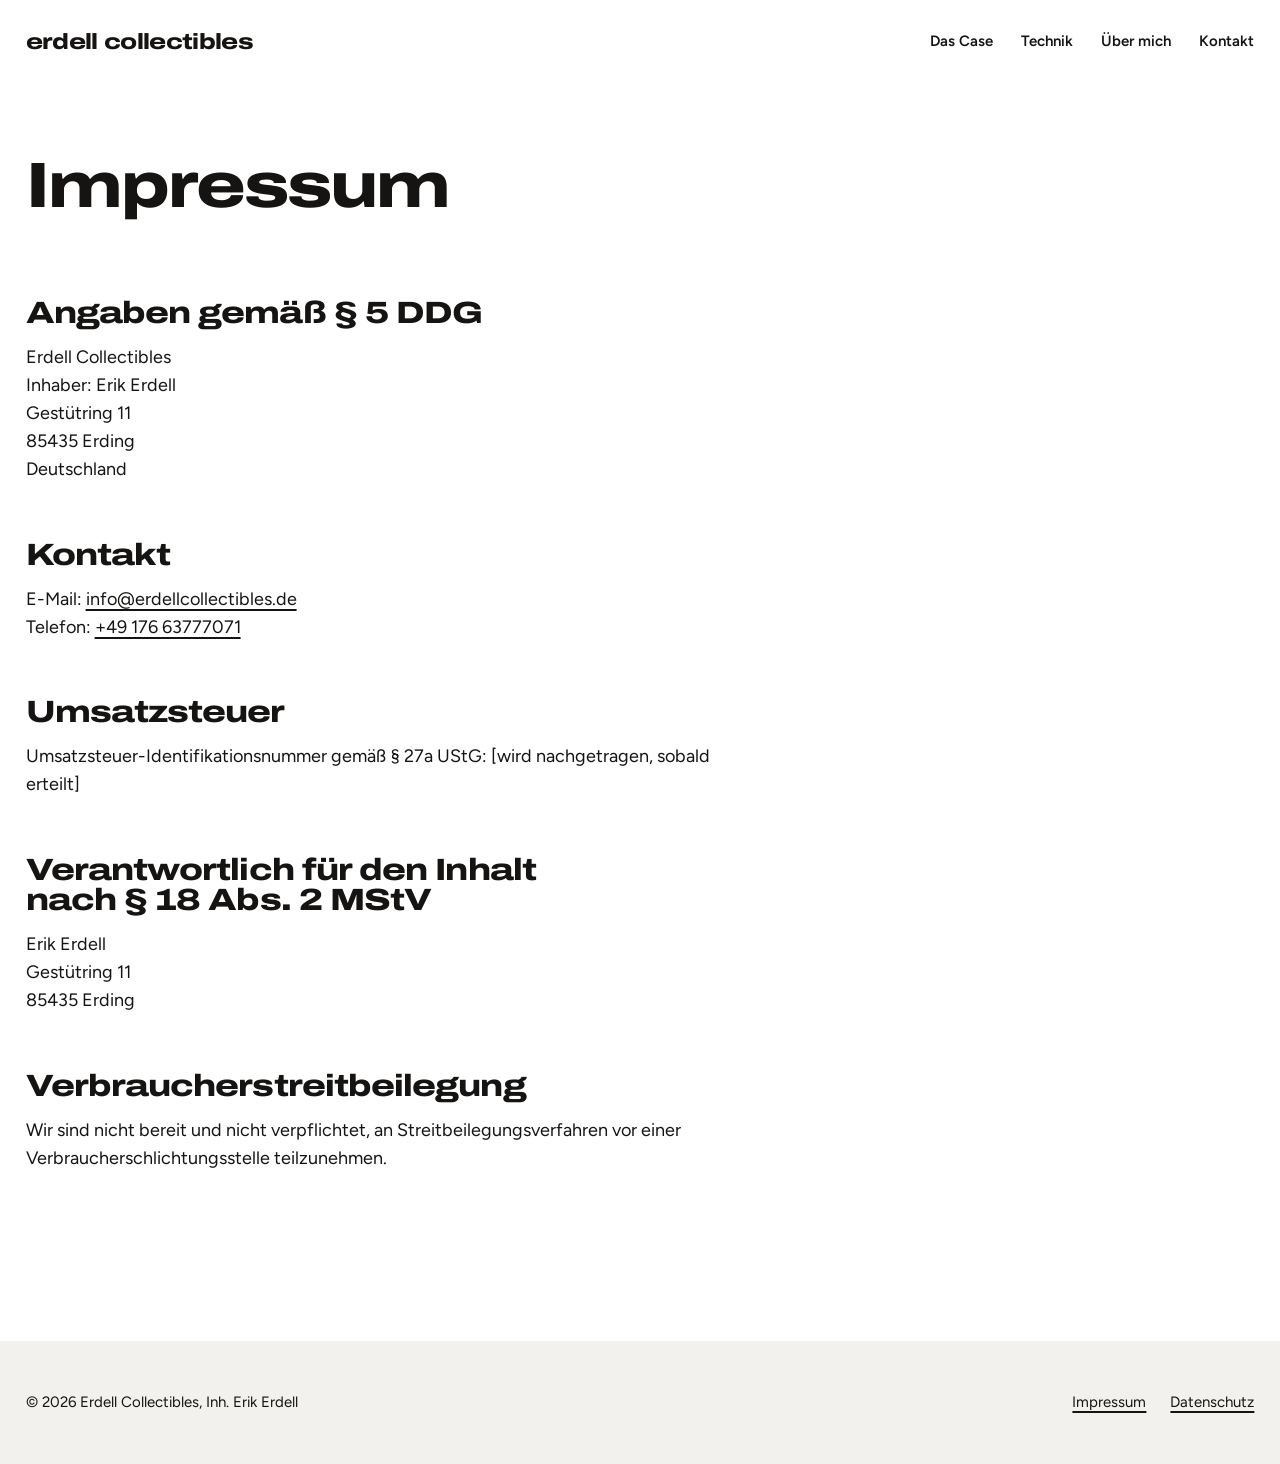
<file: impressum.html>
<!doctype html>
<html lang="de">
<head>
<meta charset="utf-8">
<meta name="viewport" content="width=device-width, initial-scale=1">
<title>Impressum – Erdell Collectibles</title>
<meta name="description" content="Impressum von Erdell Collectibles.">
<link rel="icon" type="image/png" href="img/favicon.png">
<link rel="stylesheet" href="css/style.css">
</head>
<body>
<a class="skip" href="#inhalt">Zum Inhalt springen</a>
<header class="bar">
  <a class="wordmark" href="index.html">erdell collectibles</a>
  <nav aria-label="Hauptmenü"><ul><li><a href="index.html#case">Das Case</a></li><li><a href="index.html#technik">Technik</a></li><li><a href="index.html#ueber">Über mich</a></li><li><a href="index.html#kontakt">Kontakt</a></li></ul></nav>
  <button class="menu-btn" type="button" aria-controls="nav" aria-expanded="false" id="menu-open">Menü</button>
</header>
<div class="nav" id="nav" role="dialog" aria-modal="true" aria-label="Menü">
  <div class="nav-top">
    <a class="wordmark" href="index.html">erdell</a>
    <button class="close-btn" type="button" id="menu-close">Schließen</button>
  </div>
  <ul>
    <li><a href="index.html#case">Das Case</a></li>
    <li><a href="index.html#technik">Technik</a></li>
    <li><a href="index.html#ueber">Über mich</a></li>
    <li><a href="index.html#kontakt">Kontakt</a></li>
    <li><a href="impressum.html" aria-current="page">Impressum</a></li>
    <li><a href="datenschutz.html">Datenschutz</a></li>
  </ul>
</div>
<main id="inhalt">
<div class="page-head"><h1>Impressum</h1></div>
<div class="legal">
<h2>Angaben gemäß § 5 DDG</h2>
<p>Erdell Collectibles<br>Inhaber: Erik Erdell<br>Gestütring 11<br>85435 Erding<br>Deutschland</p>
<h2>Kontakt</h2>
<p>E-Mail: <a href="mailto:info@erdellcollectibles.de">info@erdellcollectibles.de</a><br>Telefon: <a href="tel:+4917663777071">+49 176 63777071</a></p>
<h2>Umsatzsteuer</h2>
<p>Umsatzsteuer-Identifikationsnummer gemäß § 27a UStG: [wird nachgetragen, sobald erteilt]</p>
<h2>Verantwortlich für den Inhalt nach § 18 Abs. 2 MStV</h2>
<p>Erik Erdell<br>Gestütring 11<br>85435 Erding</p>
<h2>Verbraucherstreitbeilegung</h2>
<p>Wir sind nicht bereit und nicht verpflichtet, an Streitbeilegungsverfahren vor einer Verbraucherschlichtungsstelle teilzunehmen.</p>
</div>
</main>
<footer class="sub-footer">
  <p>© 2026 Erdell Collectibles, Inh. Erik Erdell</p>
  <nav aria-label="Rechtliches"><a href="impressum.html">Impressum</a><a href="datenschutz.html">Datenschutz</a></nav>
</footer>
<script src="js/menu.js" defer></script>
</body>
</html>
</file>
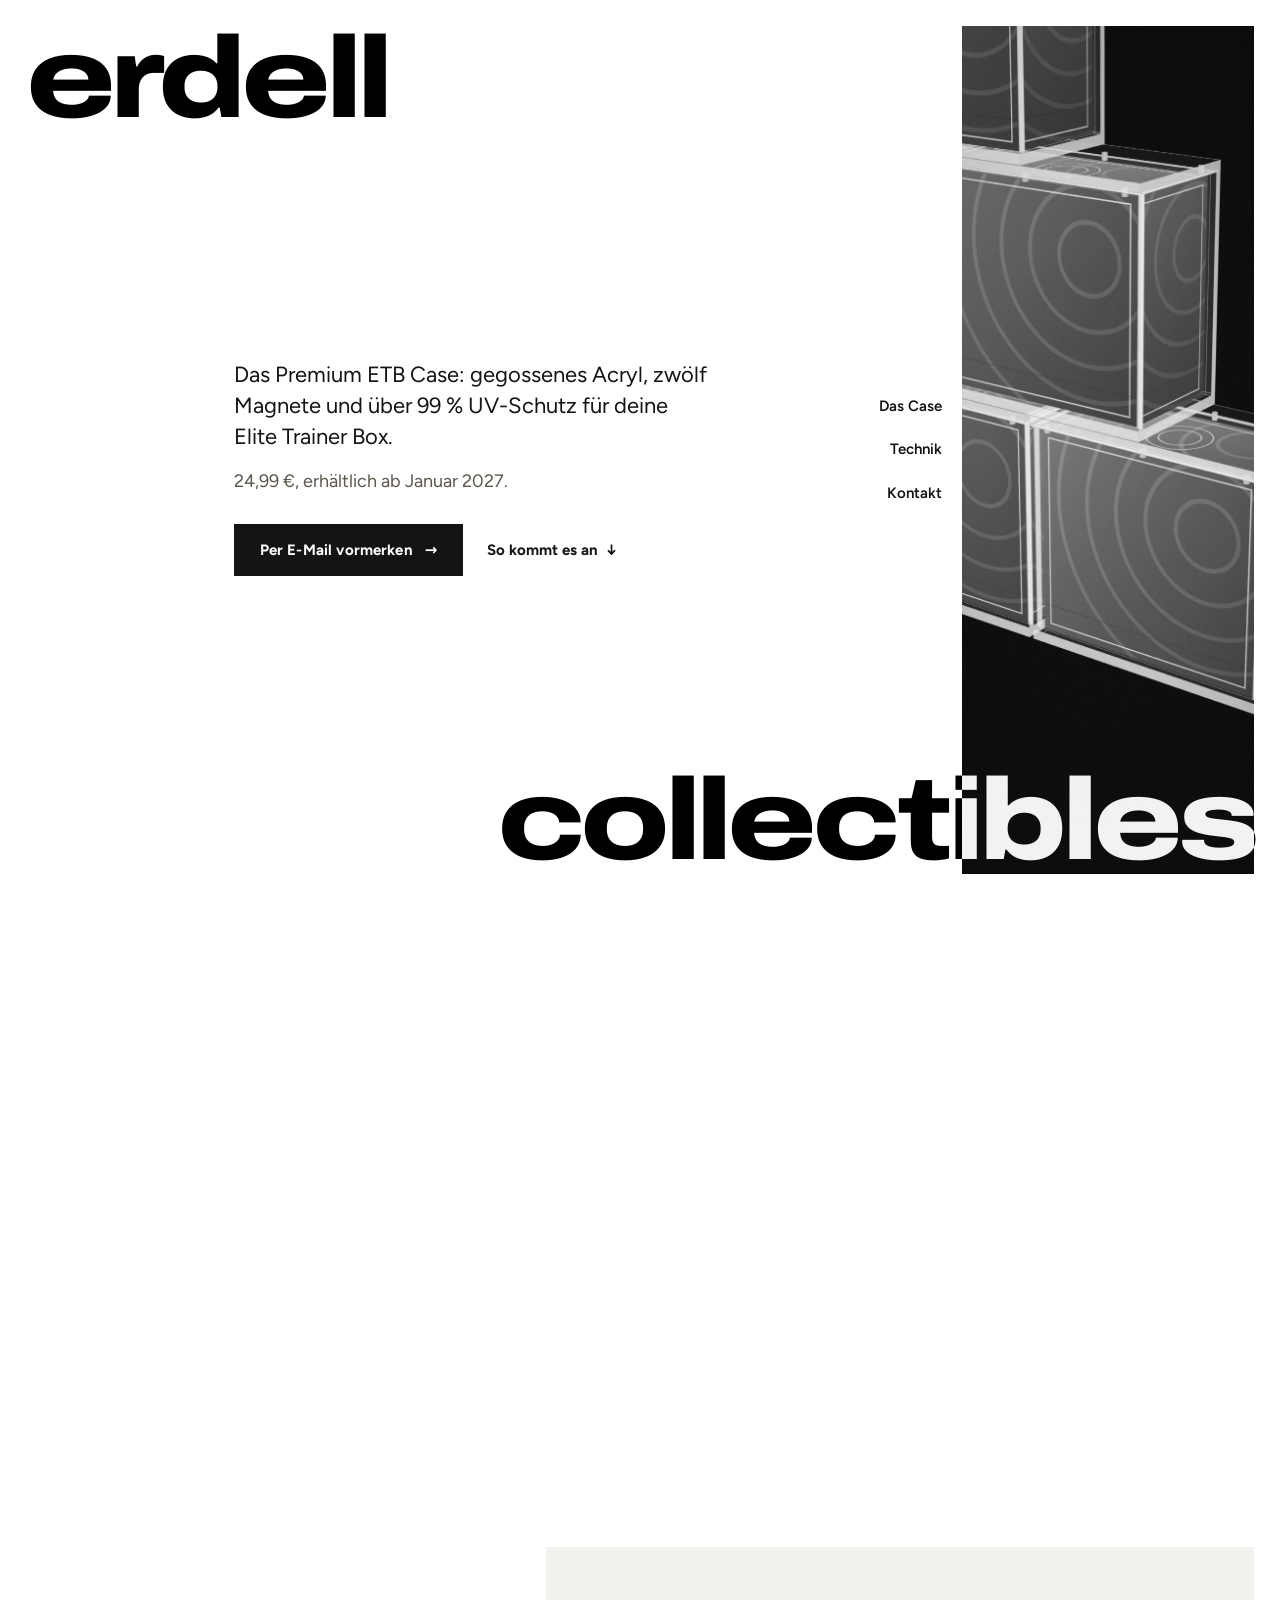
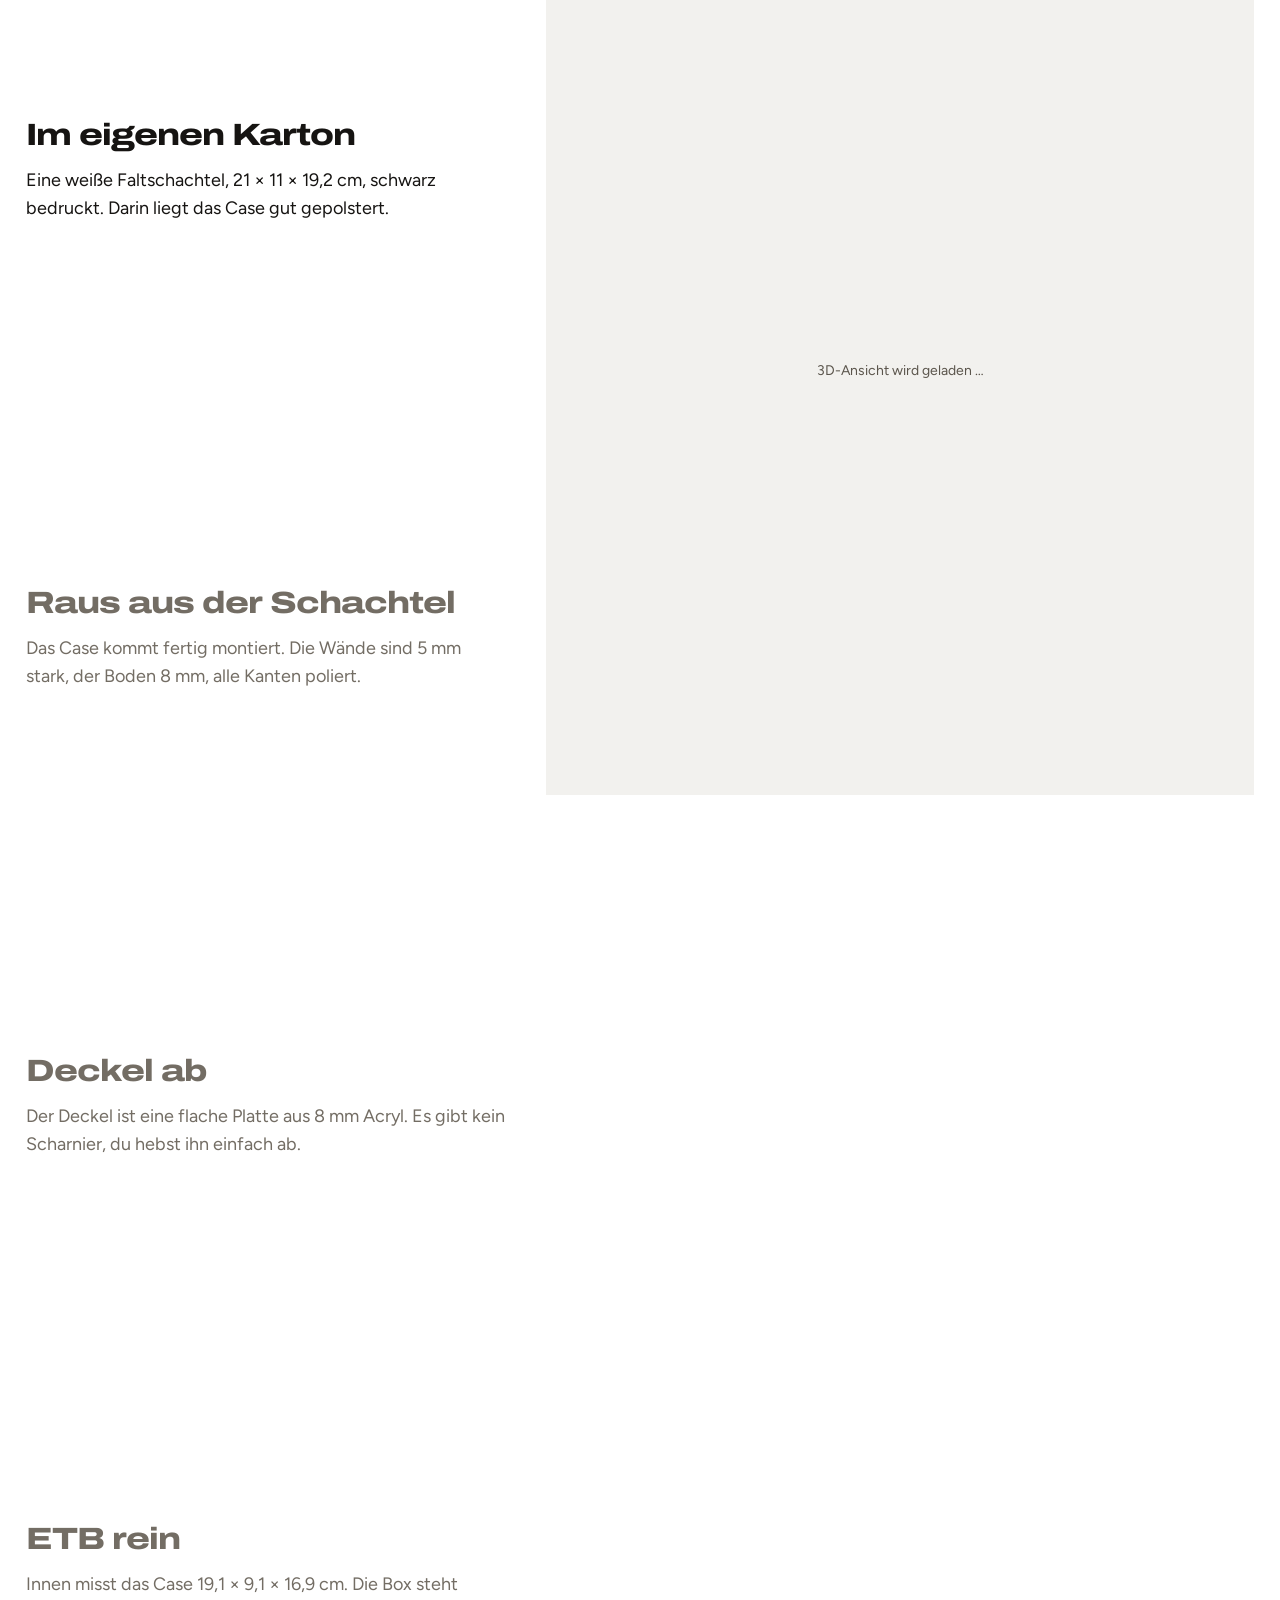
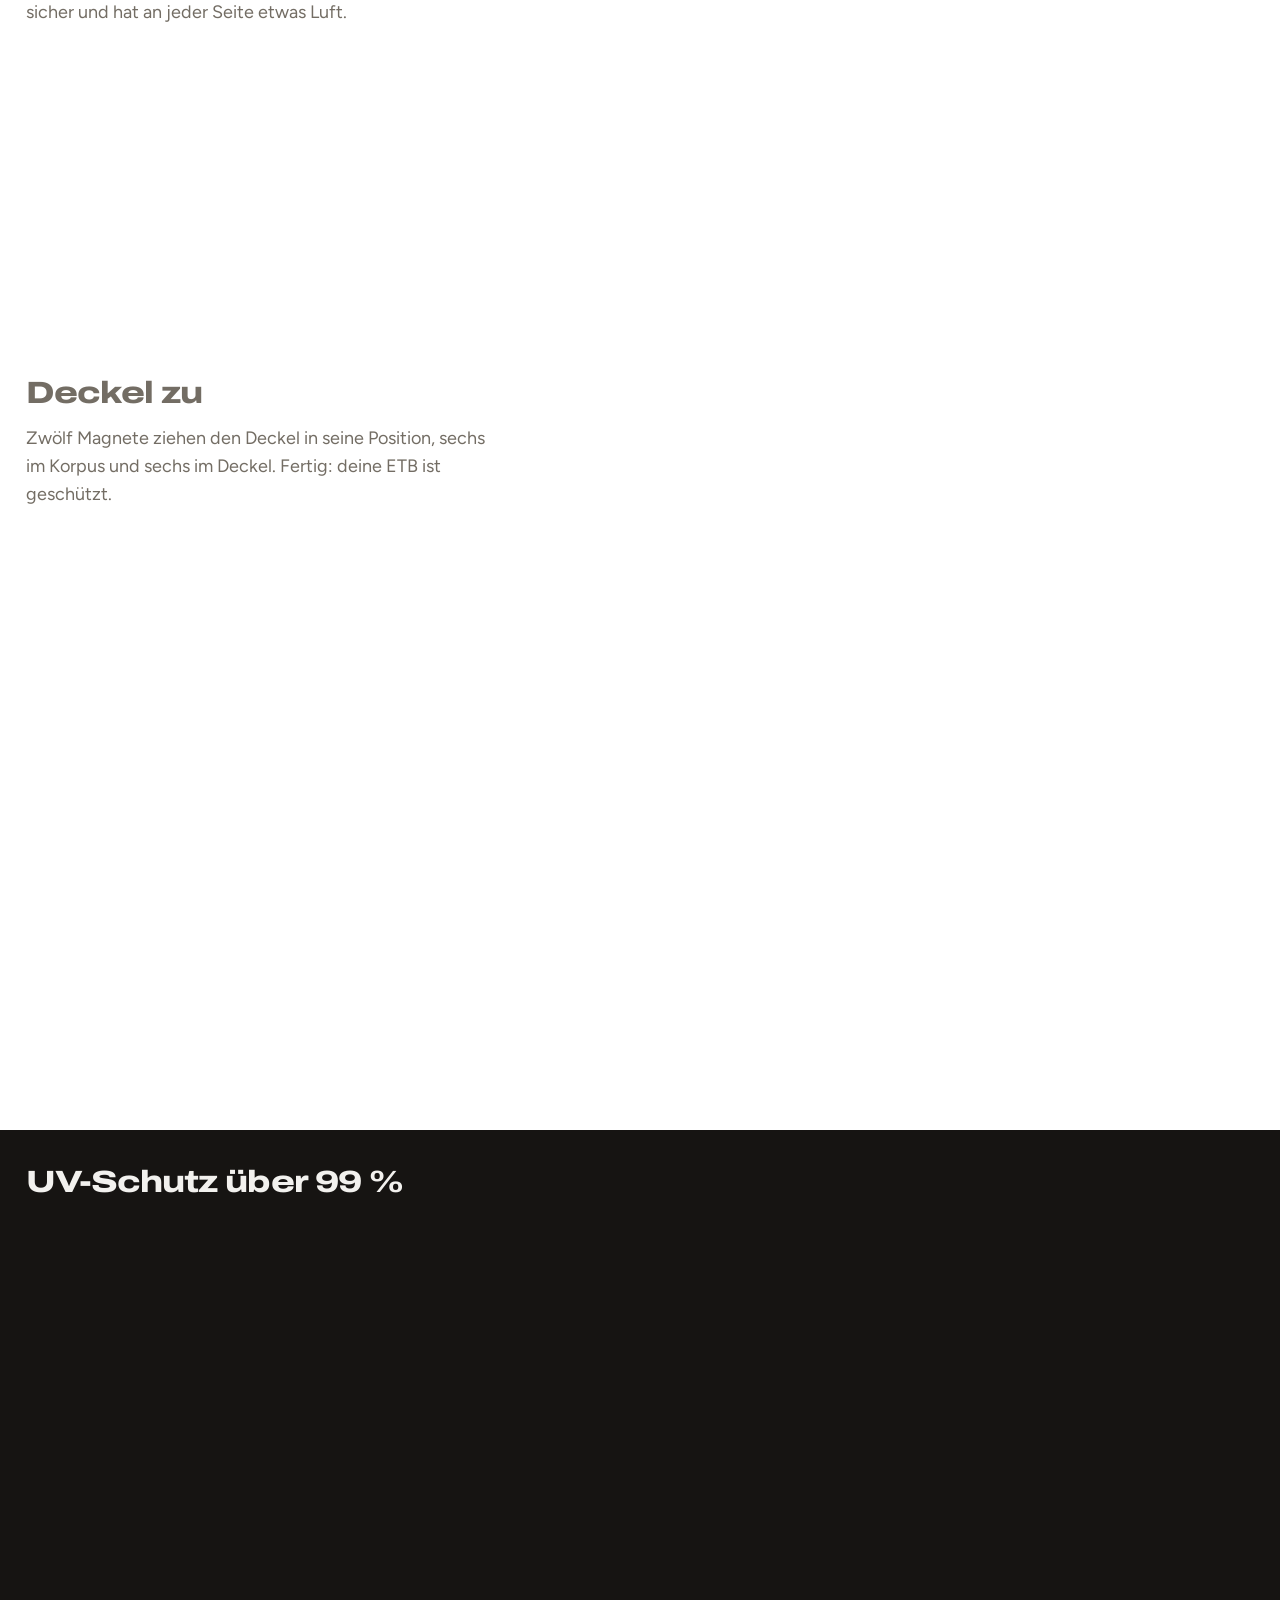
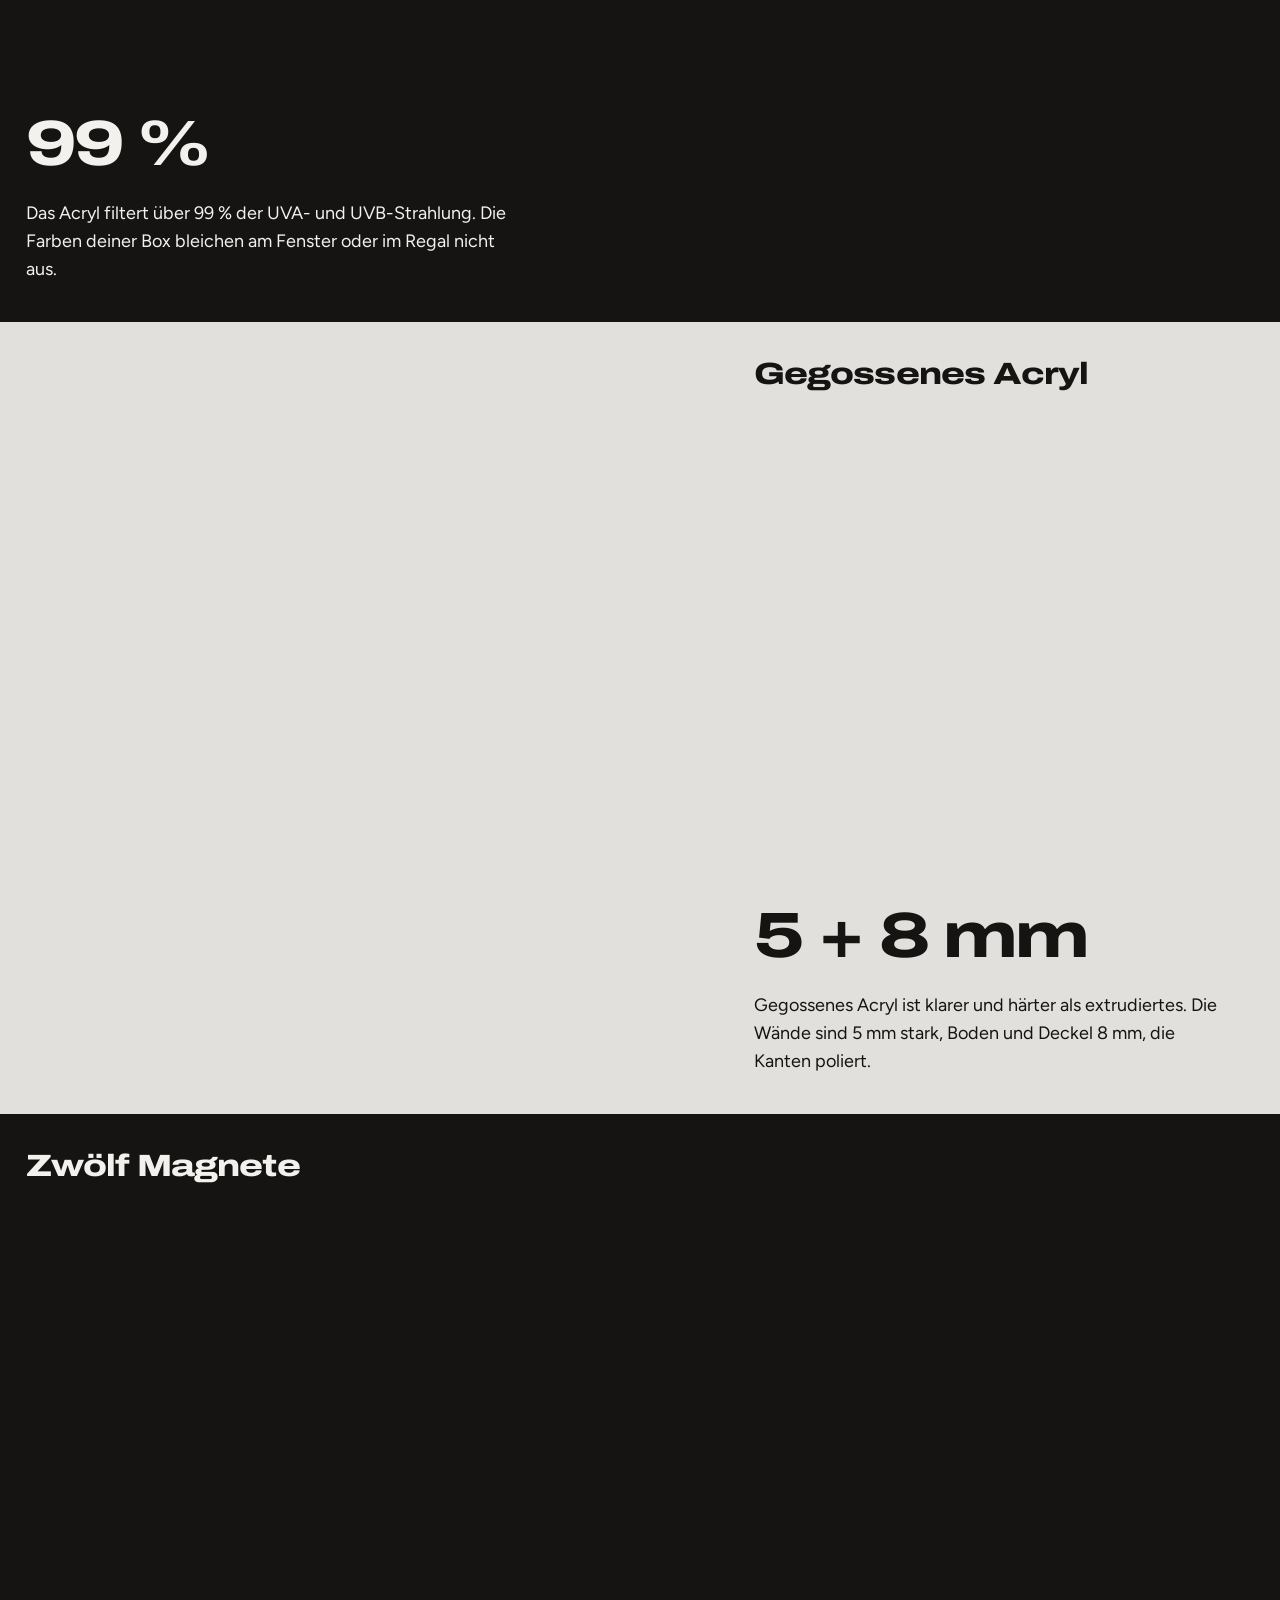
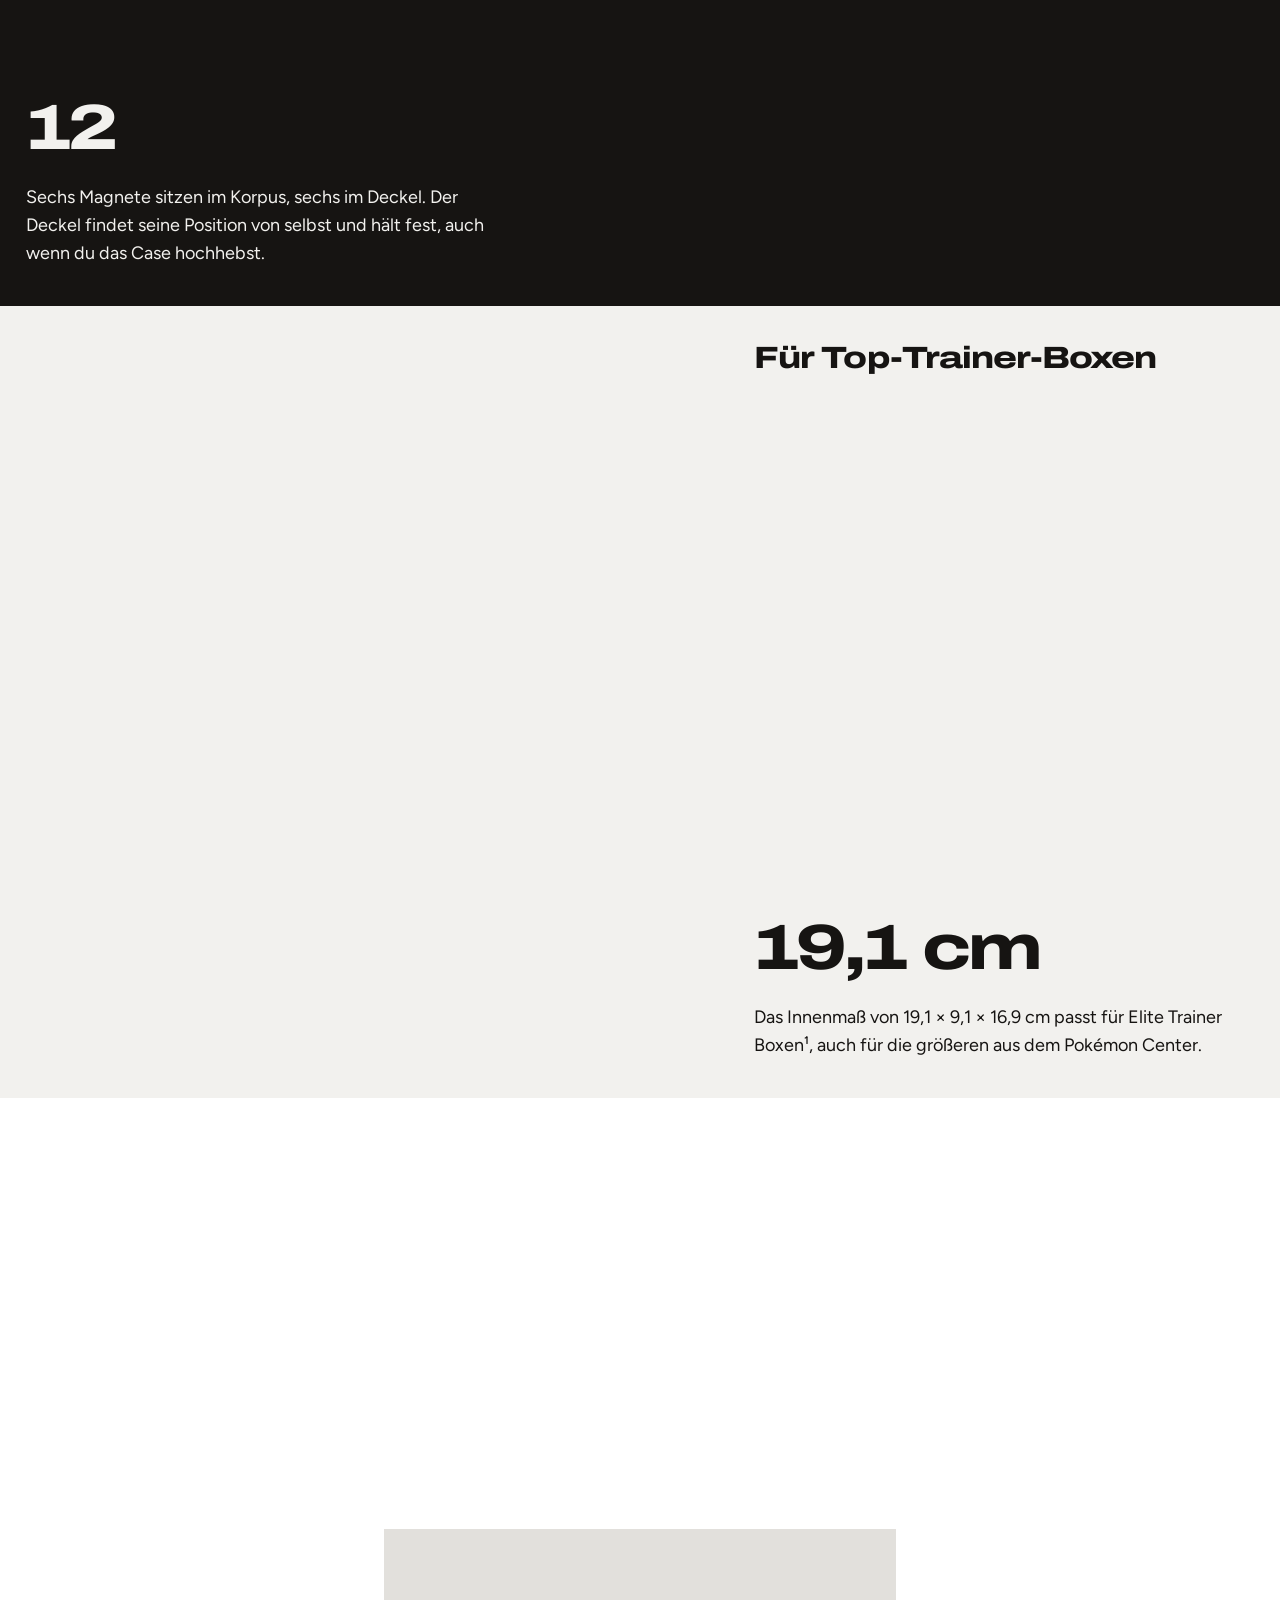
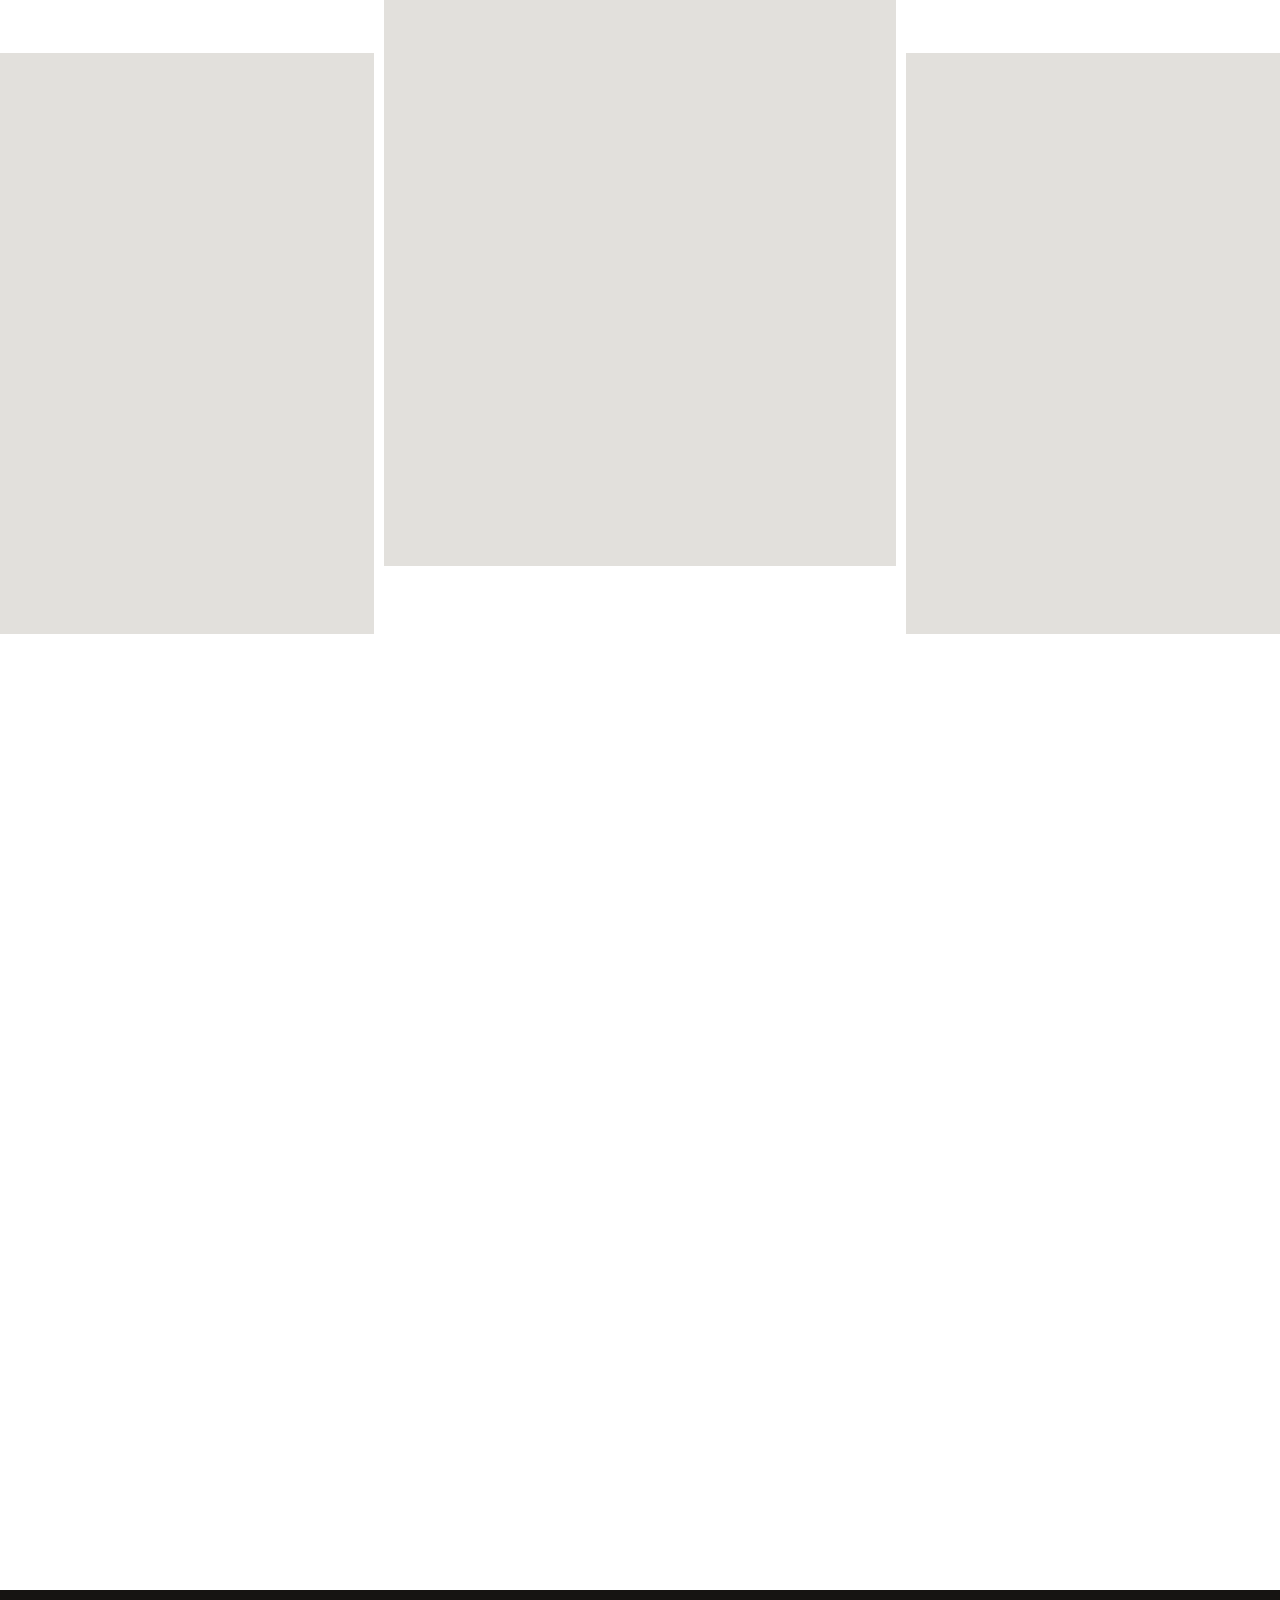
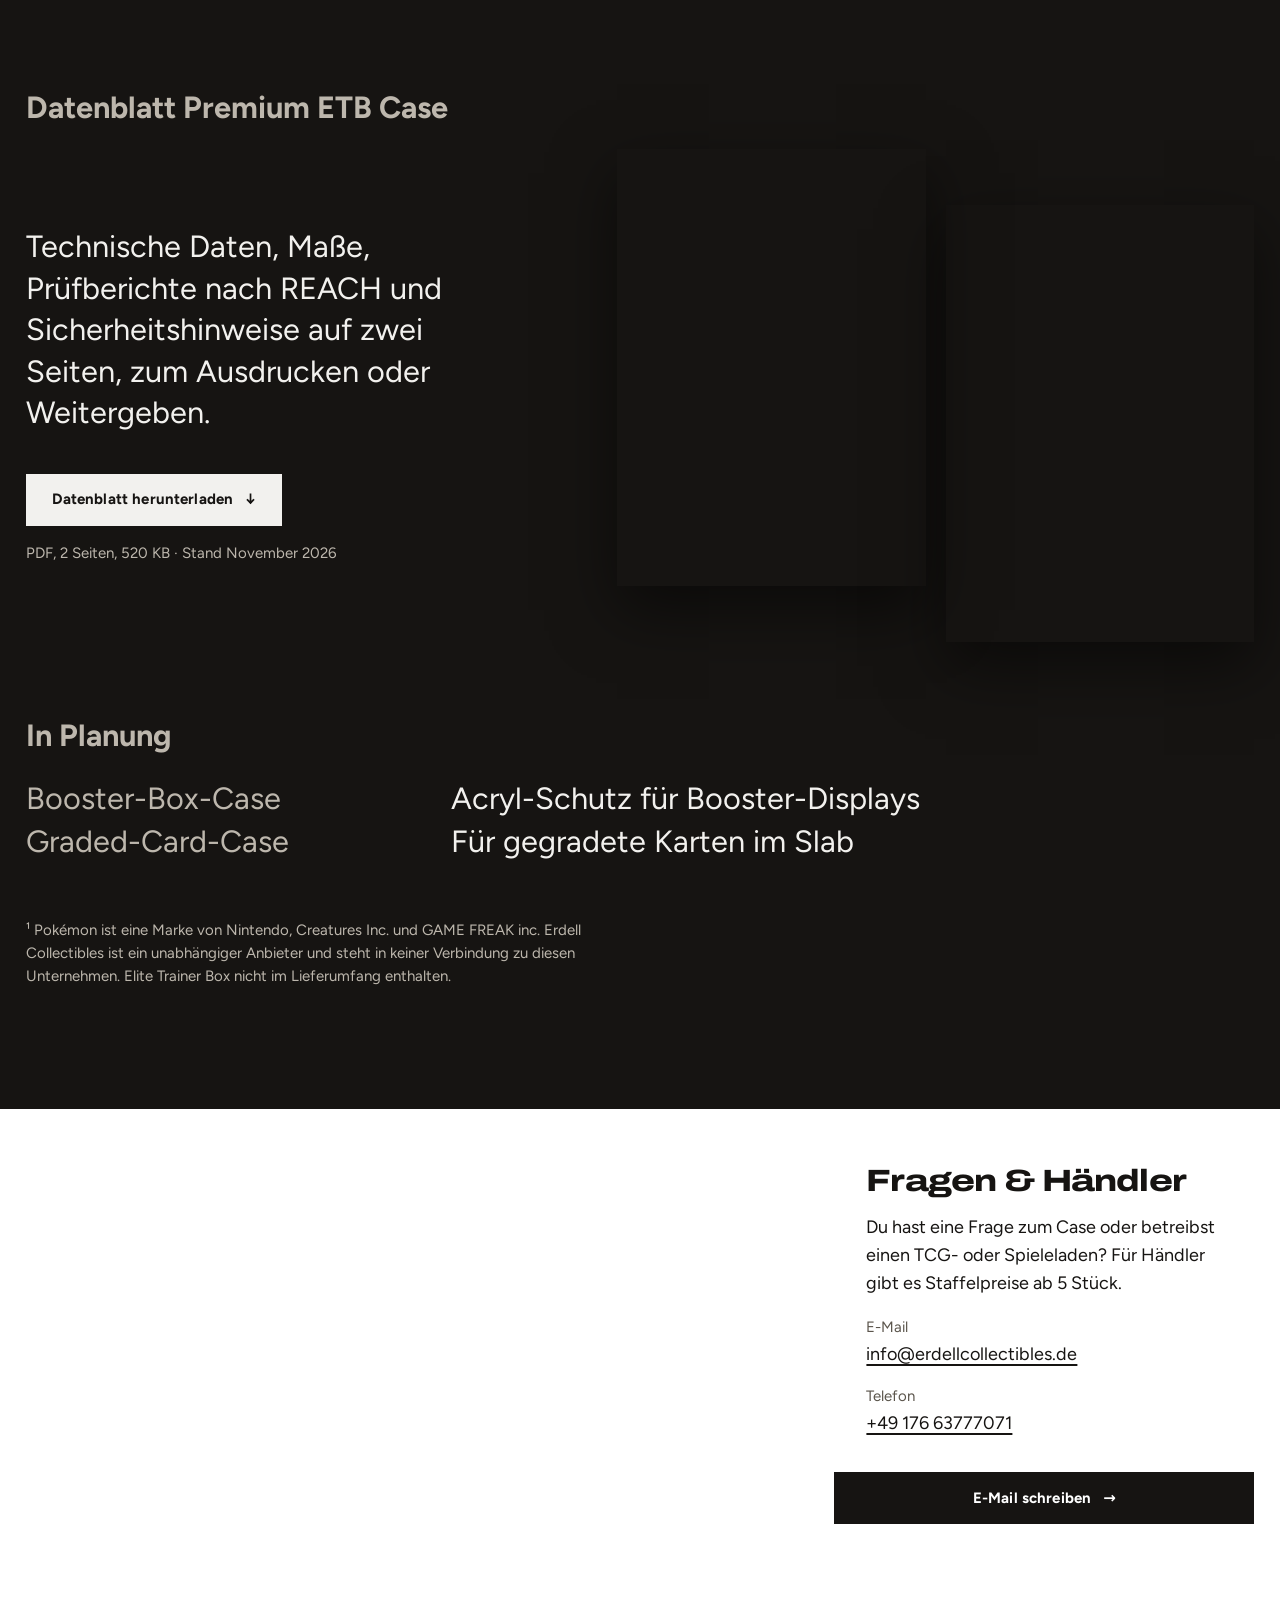
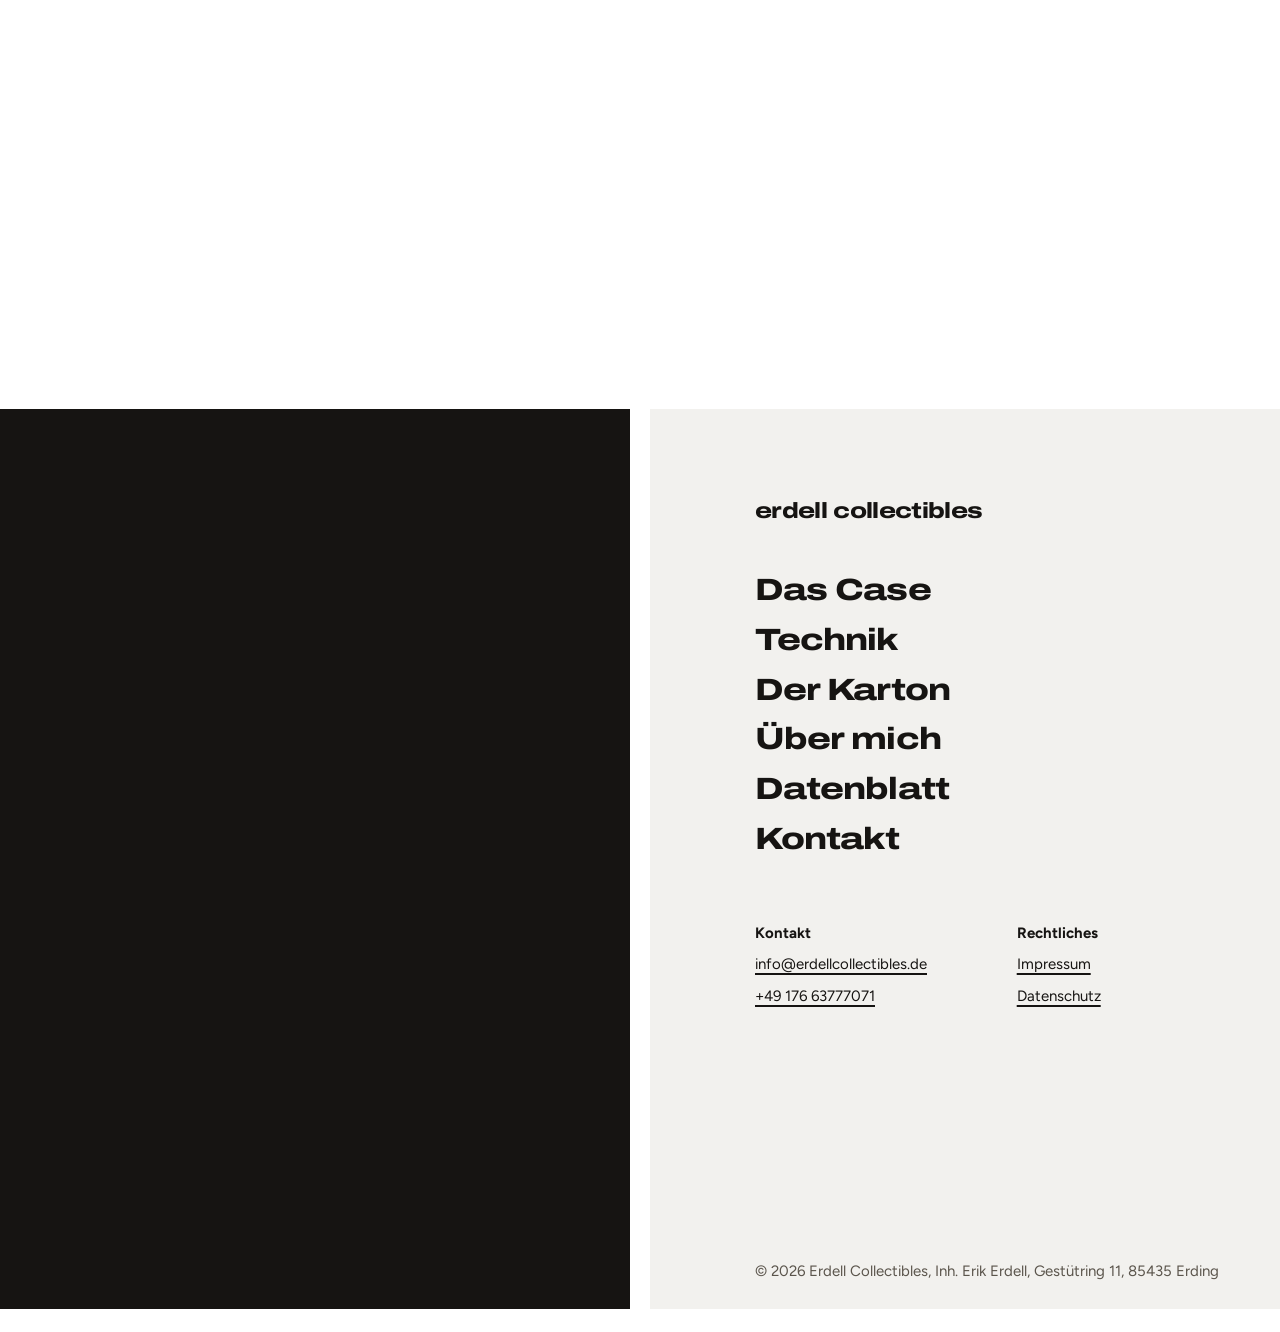
<file: kontakt.html>
<!doctype html>
<html lang="de">
<head>
<meta charset="utf-8">
<meta name="viewport" content="width=device-width, initial-scale=1">
<title>Kontakt – Erdell Collectibles</title>
<meta name="description" content="Weiterleitung zur Startseite von Erdell Collectibles.">
<meta name="robots" content="noindex">
<meta http-equiv="refresh" content="0; url=index.html#kontakt">
<link rel="canonical" href="https://www.erdellcollectibles.de/">
<link rel="icon" type="image/png" href="img/favicon.png">
<link rel="stylesheet" href="css/style.css">
</head>
<body>
<a class="skip" href="#inhalt">Zum Inhalt springen</a>
<header class="bar">
  <a class="wordmark" href="index.html">erdell collectibles</a>
  <nav aria-label="Hauptmenü"><ul><li><a href="index.html#case">Das Case</a></li><li><a href="index.html#technik">Technik</a></li><li><a href="index.html#ueber">Über mich</a></li><li><a href="index.html#kontakt">Kontakt</a></li></ul></nav>
  <button class="menu-btn" type="button" aria-controls="nav" aria-expanded="false" id="menu-open">Menü</button>
</header>
<div class="nav" id="nav" role="dialog" aria-modal="true" aria-label="Menü">
  <div class="nav-top">
    <a class="wordmark" href="index.html">erdell</a>
    <button class="close-btn" type="button" id="menu-close">Schließen</button>
  </div>
  <ul>
    <li><a href="index.html#case">Das Case</a></li>
    <li><a href="index.html#technik">Technik</a></li>
    <li><a href="index.html#ueber">Über mich</a></li>
    <li><a href="index.html#kontakt">Kontakt</a></li>
    <li><a href="impressum.html">Impressum</a></li>
    <li><a href="datenschutz.html">Datenschutz</a></li>
  </ul>
</div>
<main id="inhalt">
<div class="page-head"><h1>Kontakt</h1></div>
<div class="legal">
<p>Kontakt und Über mich stehen jetzt auf der Startseite. <a href="index.html#kontakt">Weiter zur Startseite</a></p>
</div>
</main>
<footer class="sub-footer">
  <p>© 2026 Erdell Collectibles, Inh. Erik Erdell</p>
  <nav aria-label="Rechtliches"><a href="impressum.html">Impressum</a><a href="datenschutz.html">Datenschutz</a></nav>
</footer>
<script src="js/menu.js" defer></script>
</body>
</html>
</file>
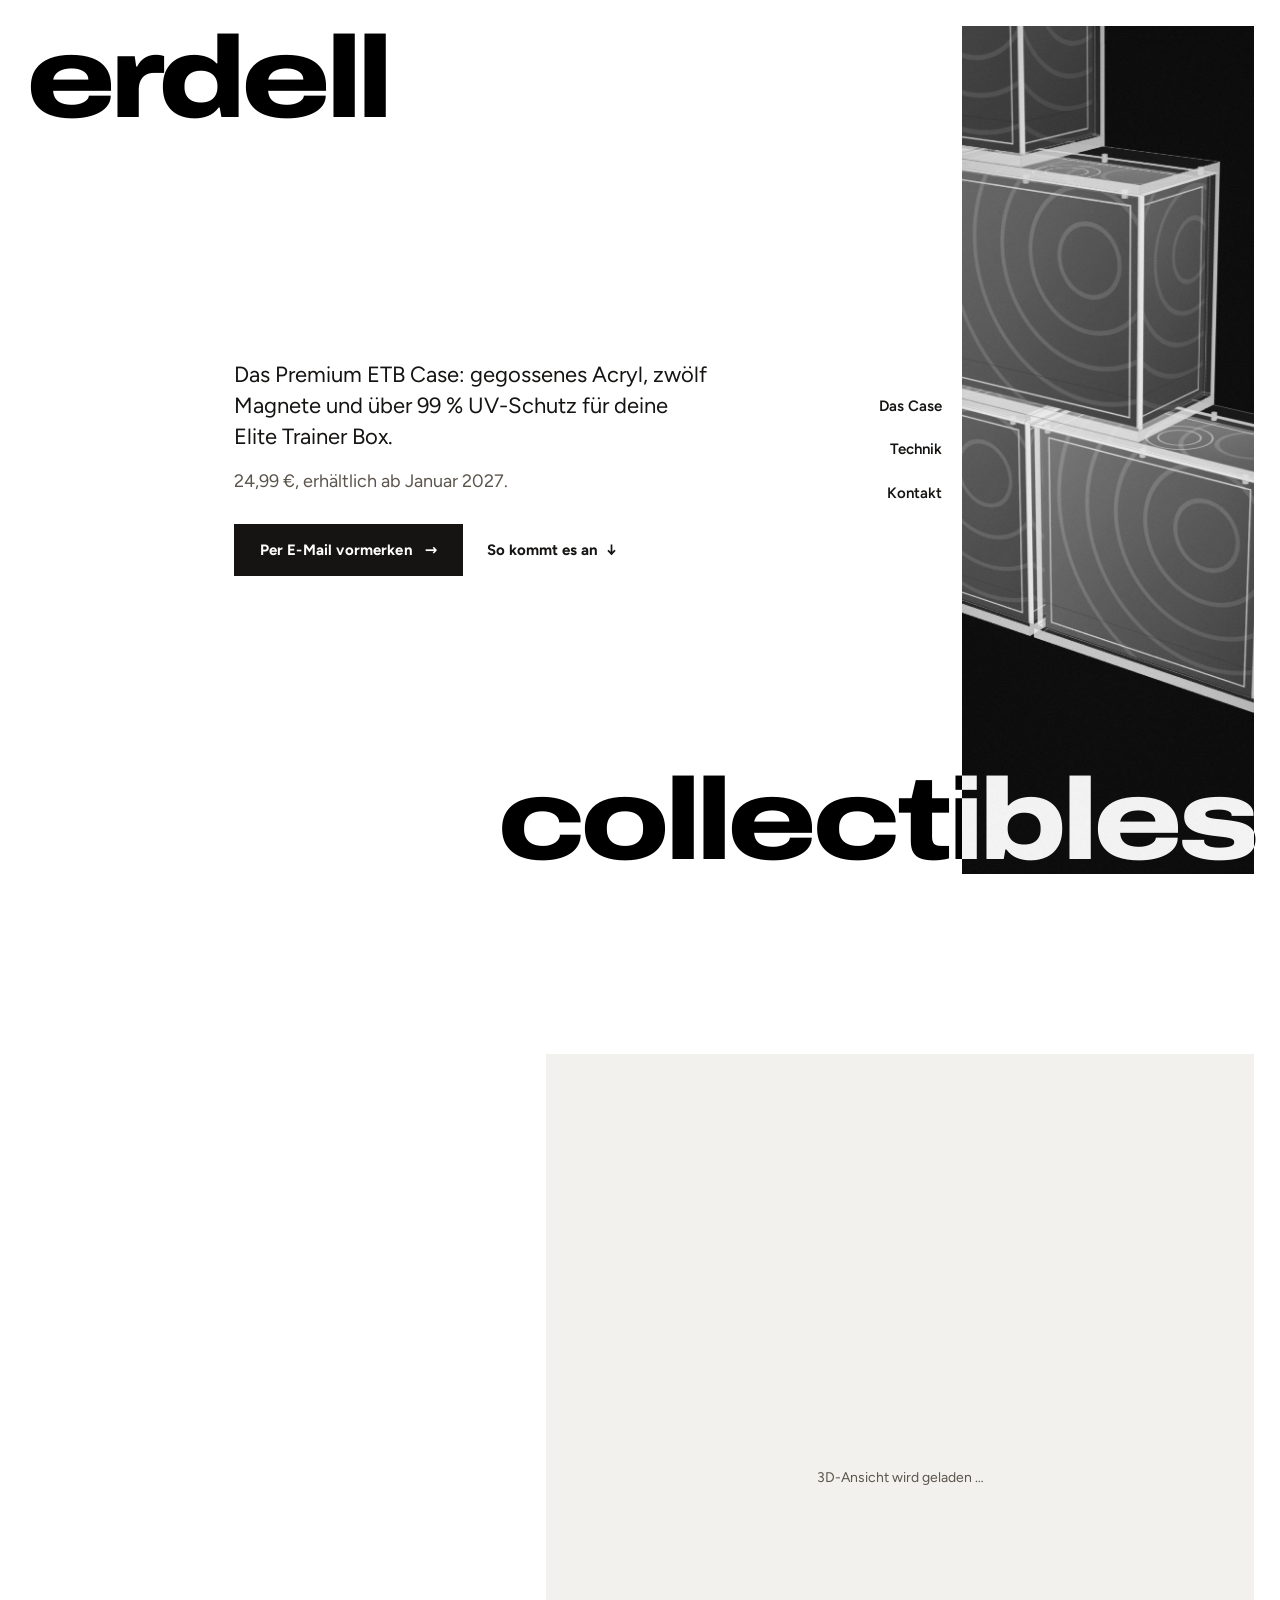
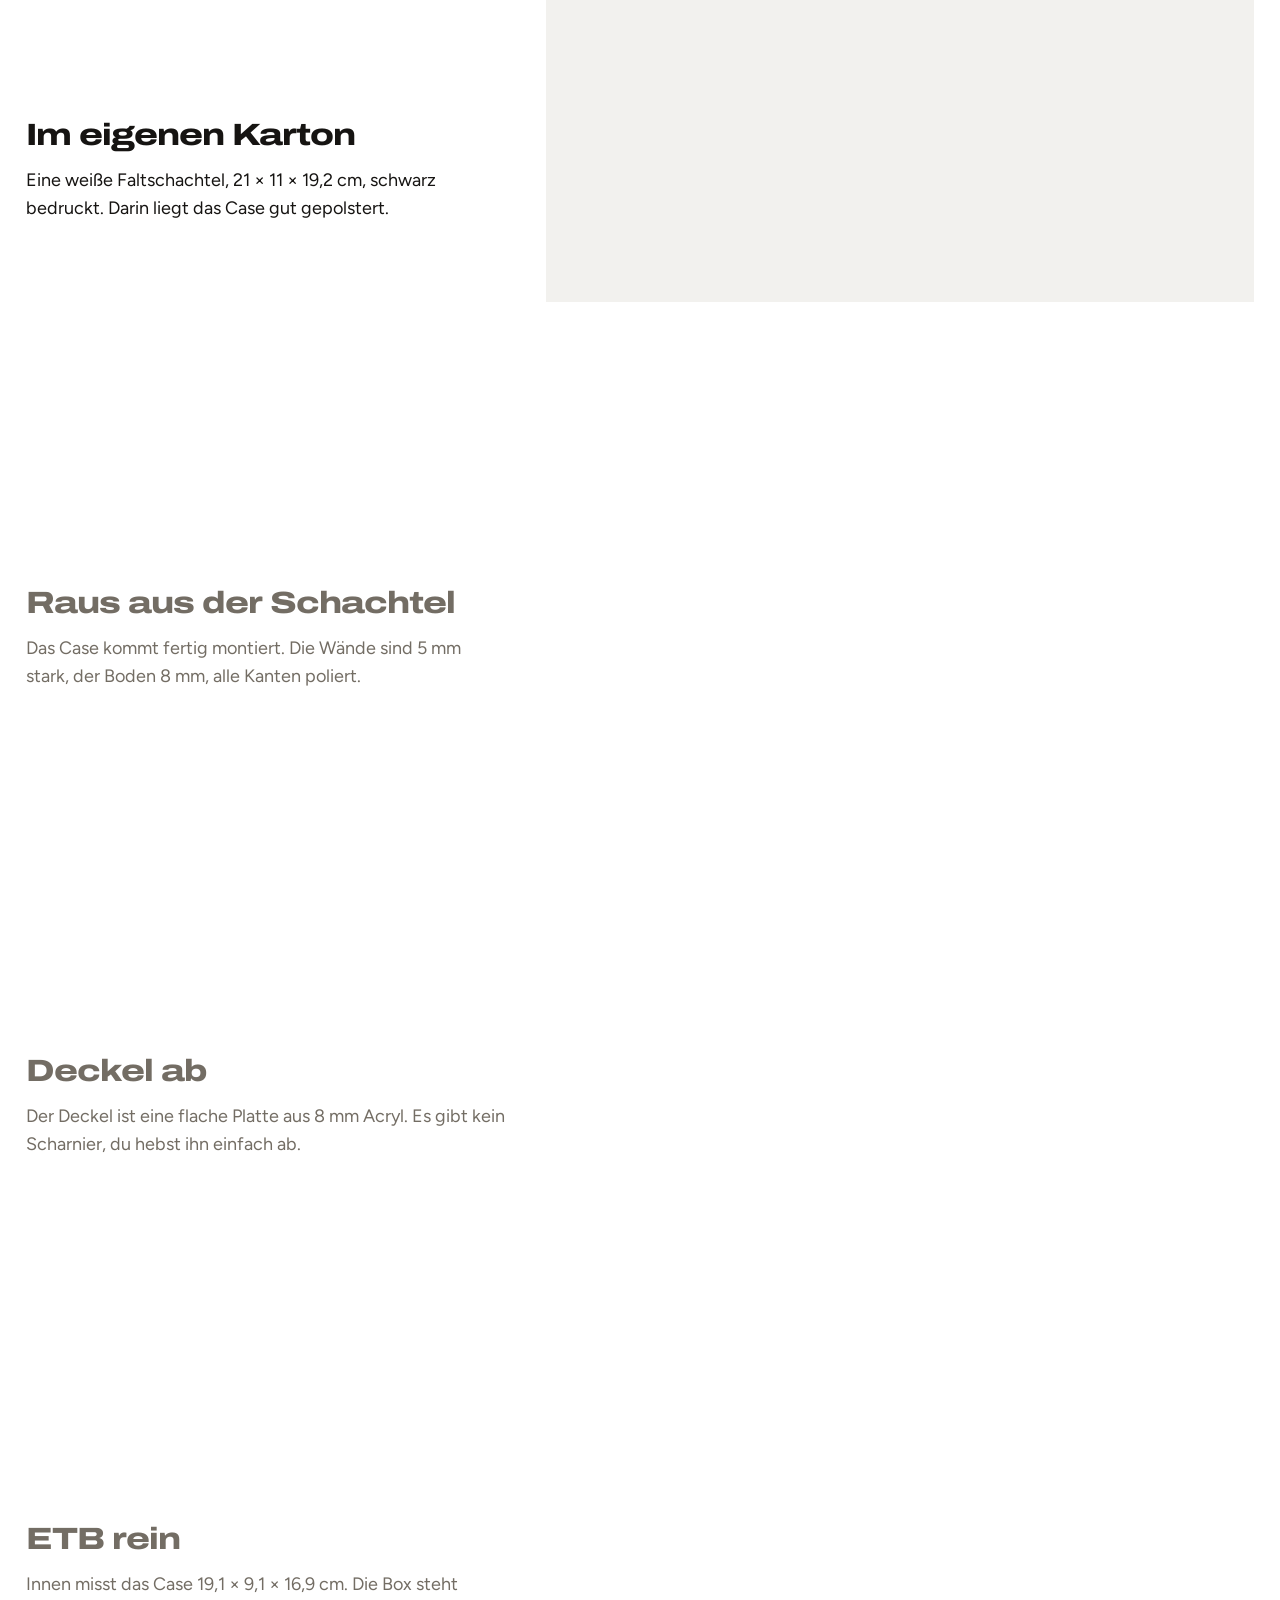
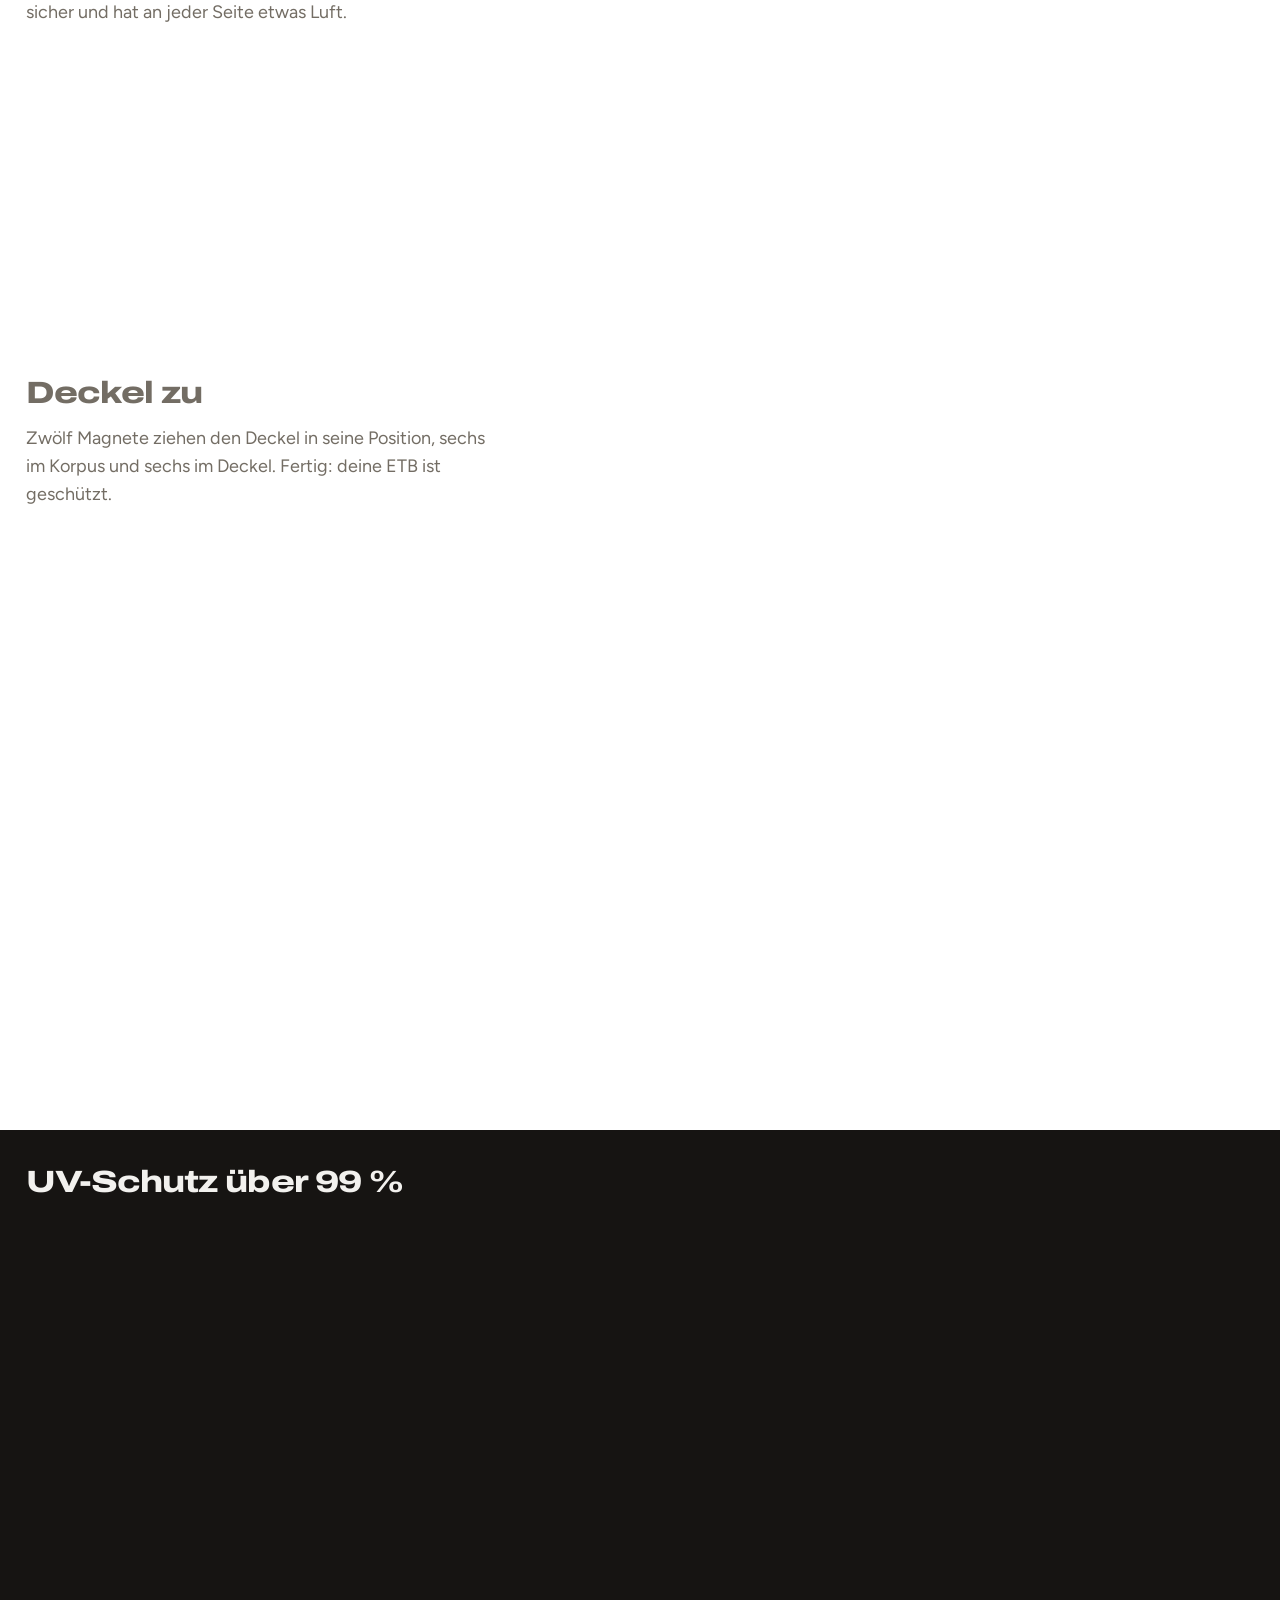
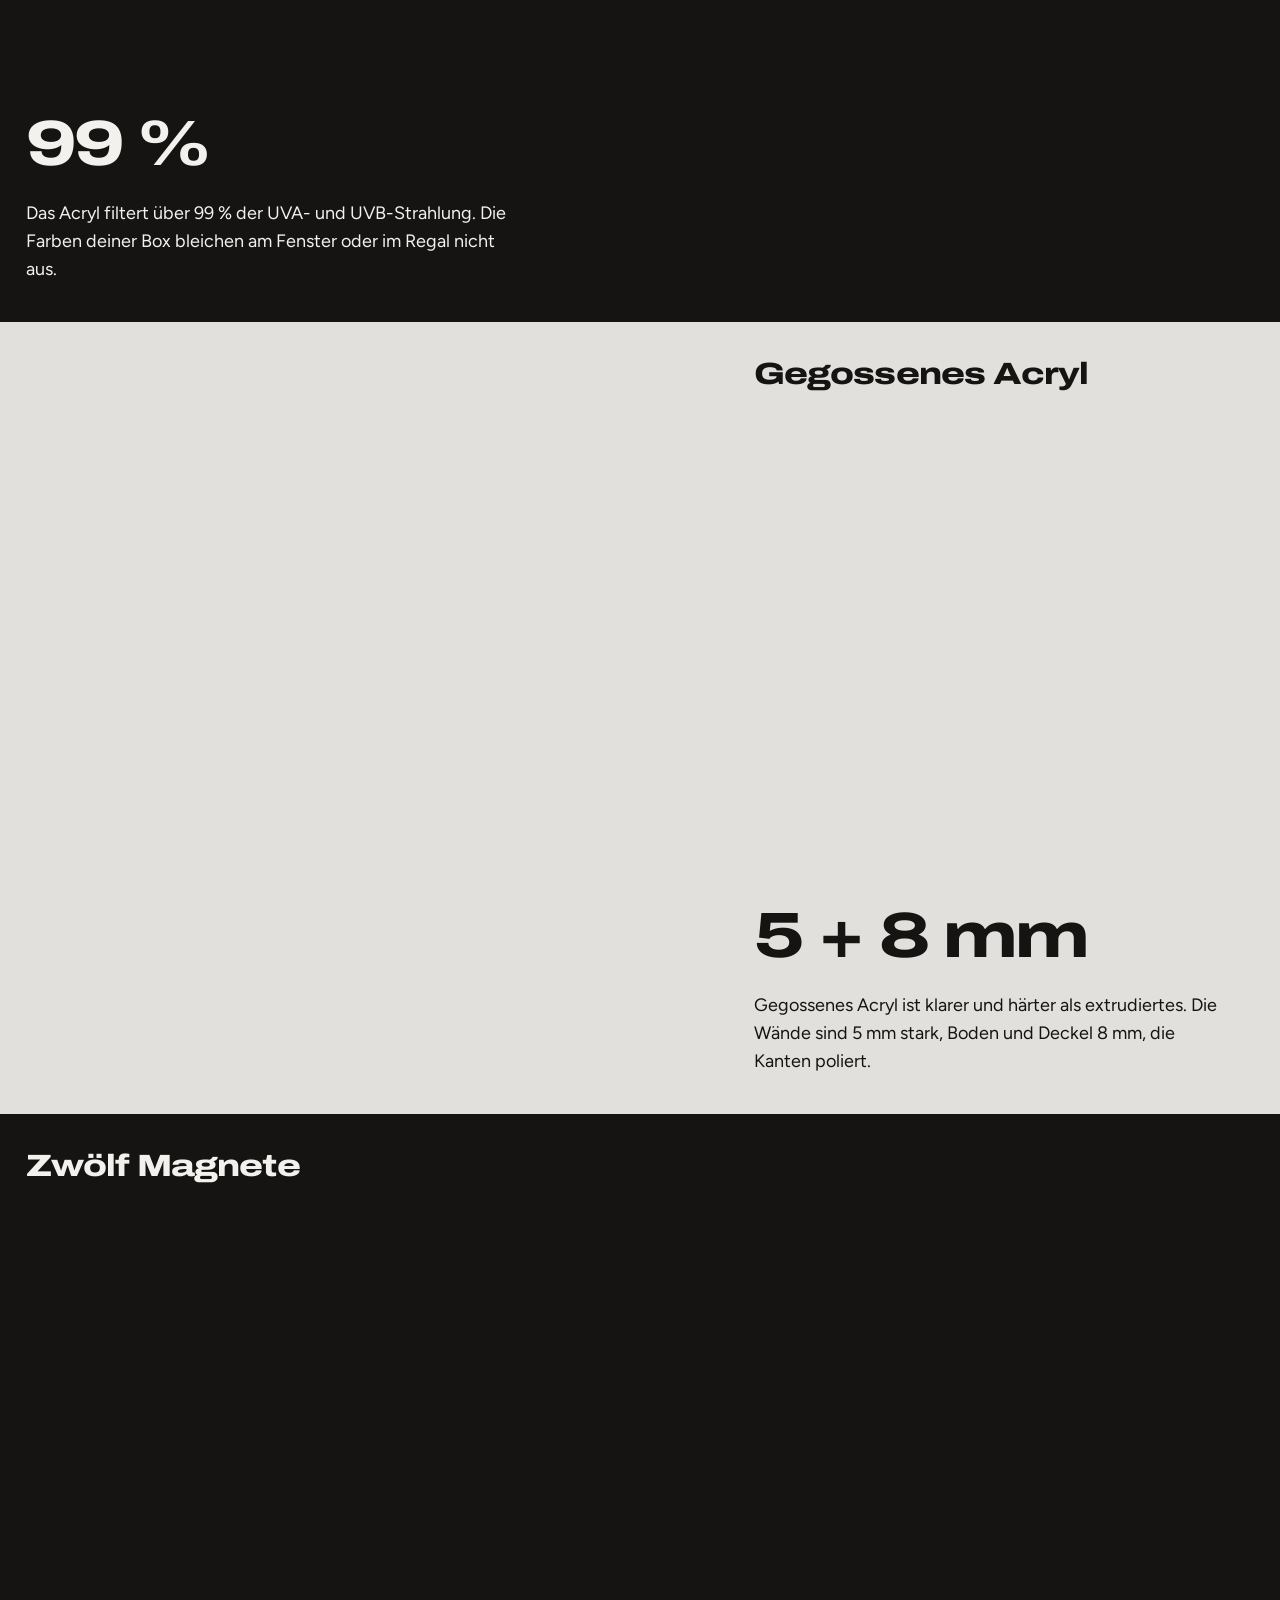
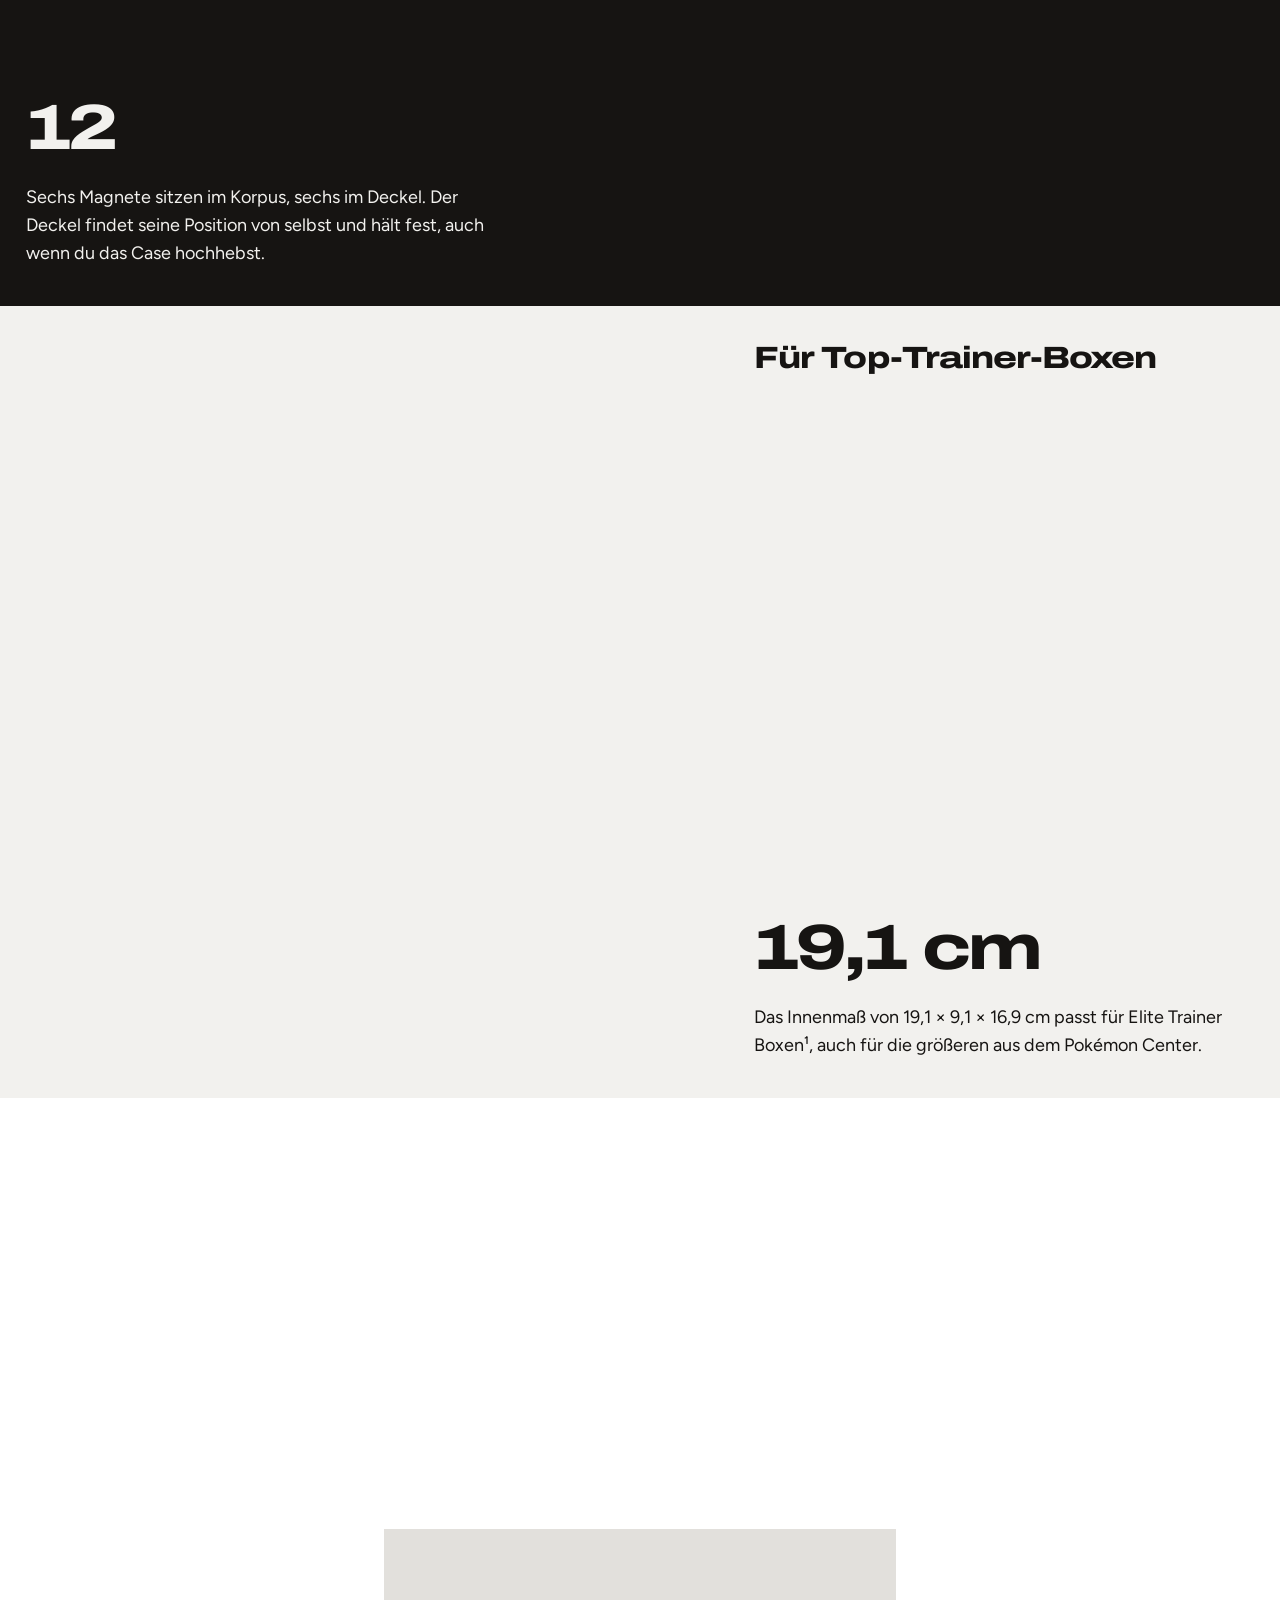
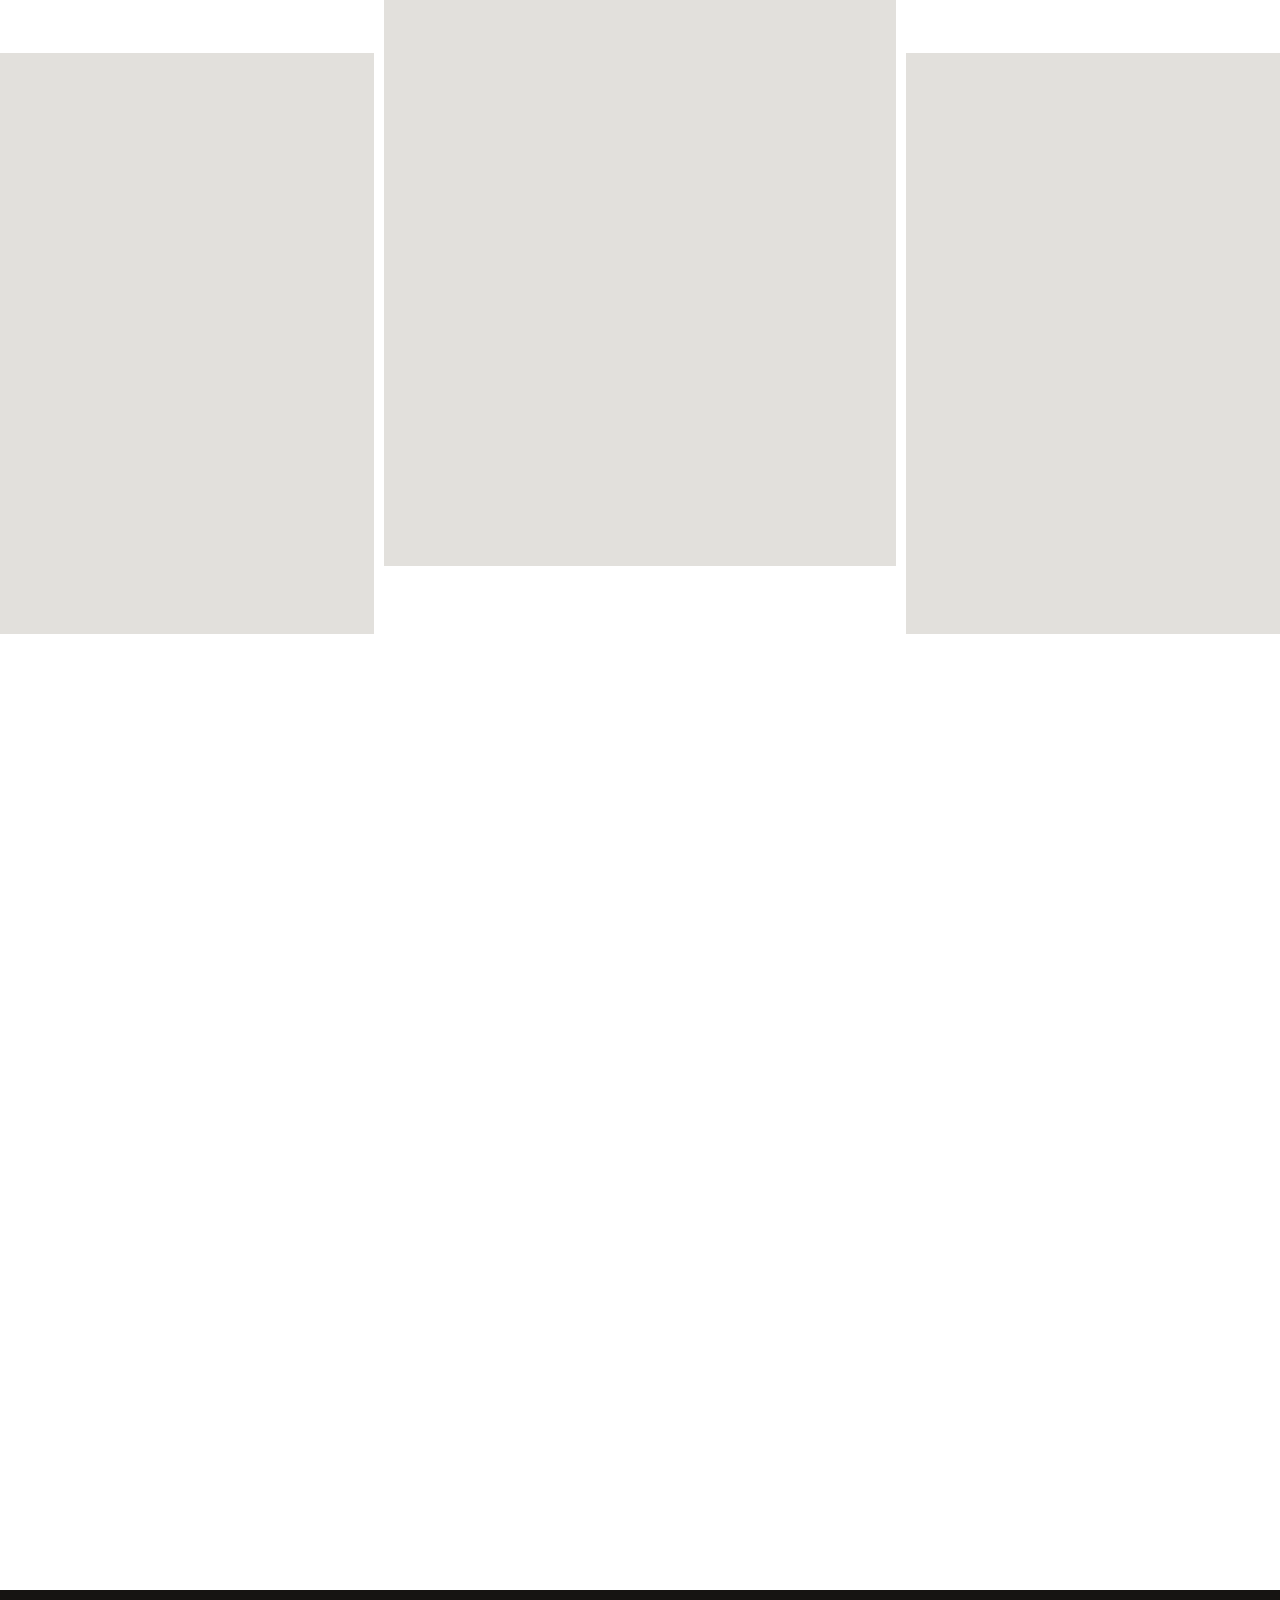
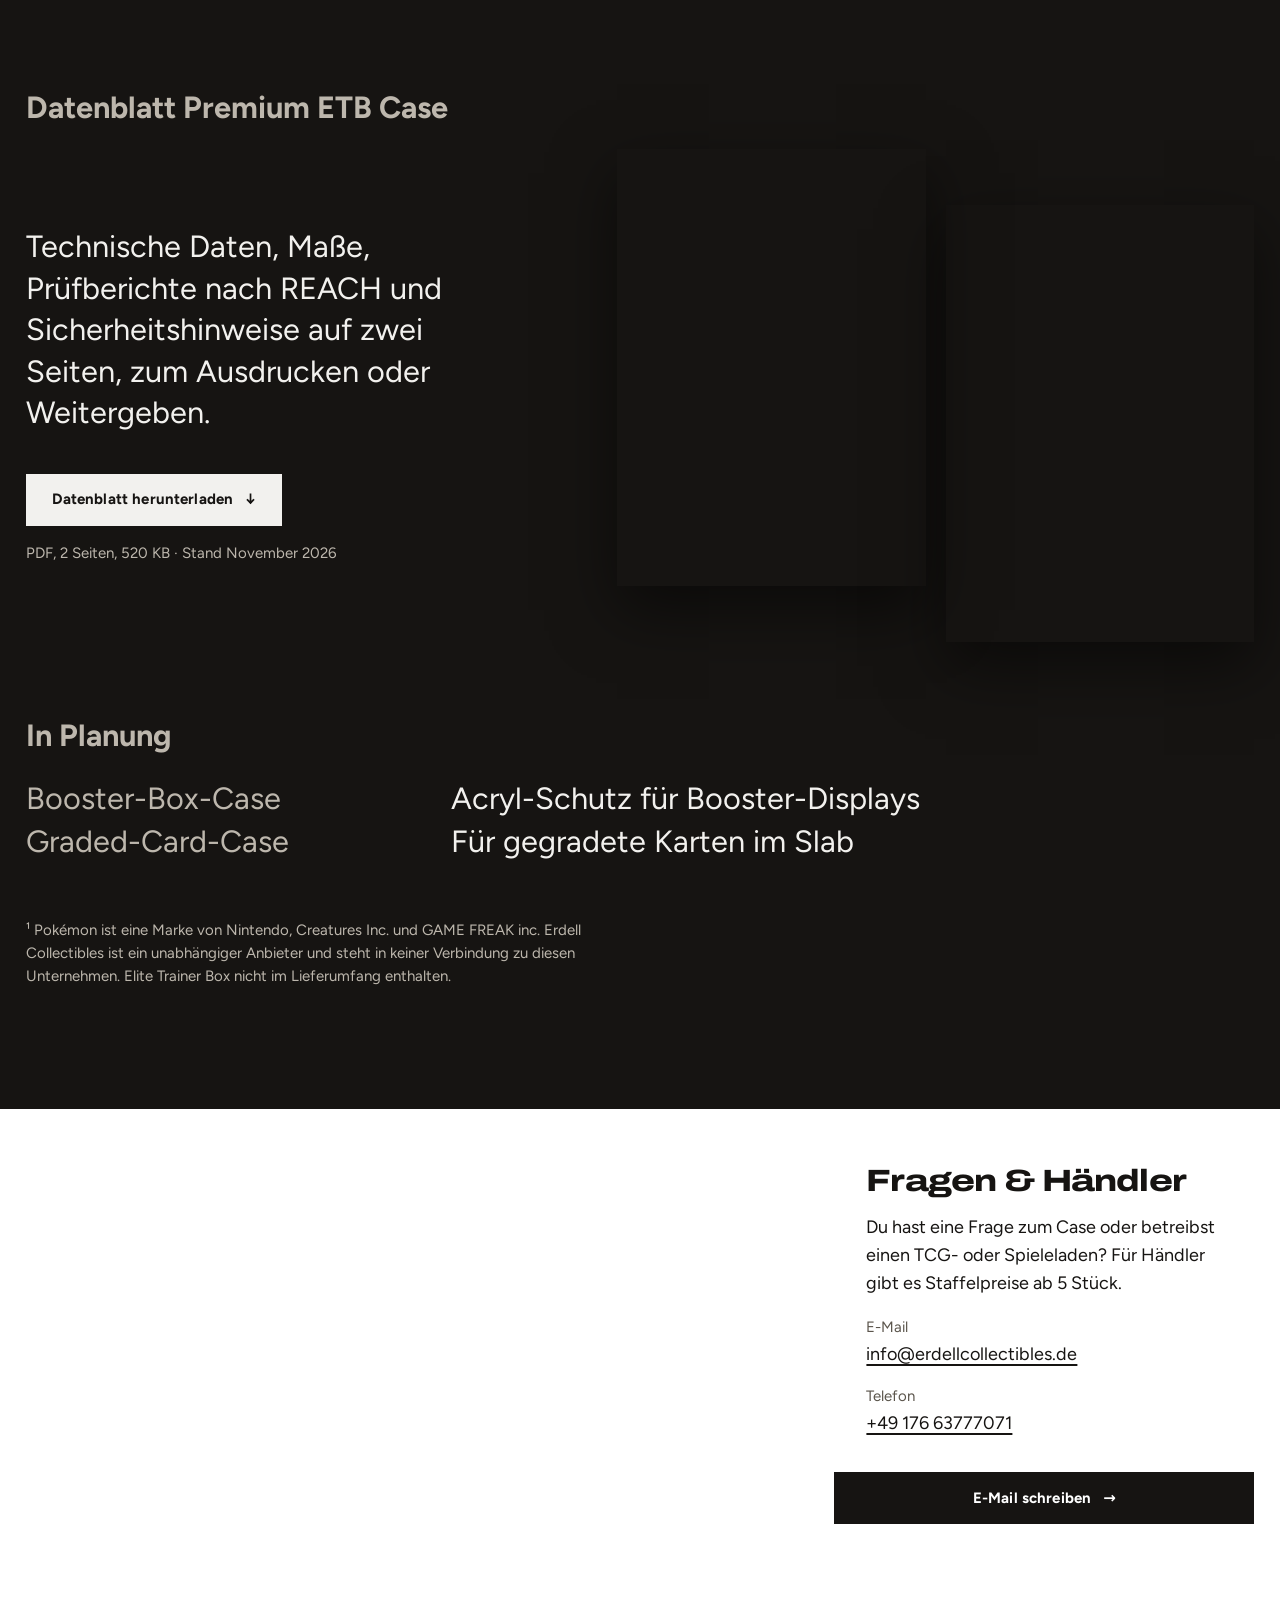
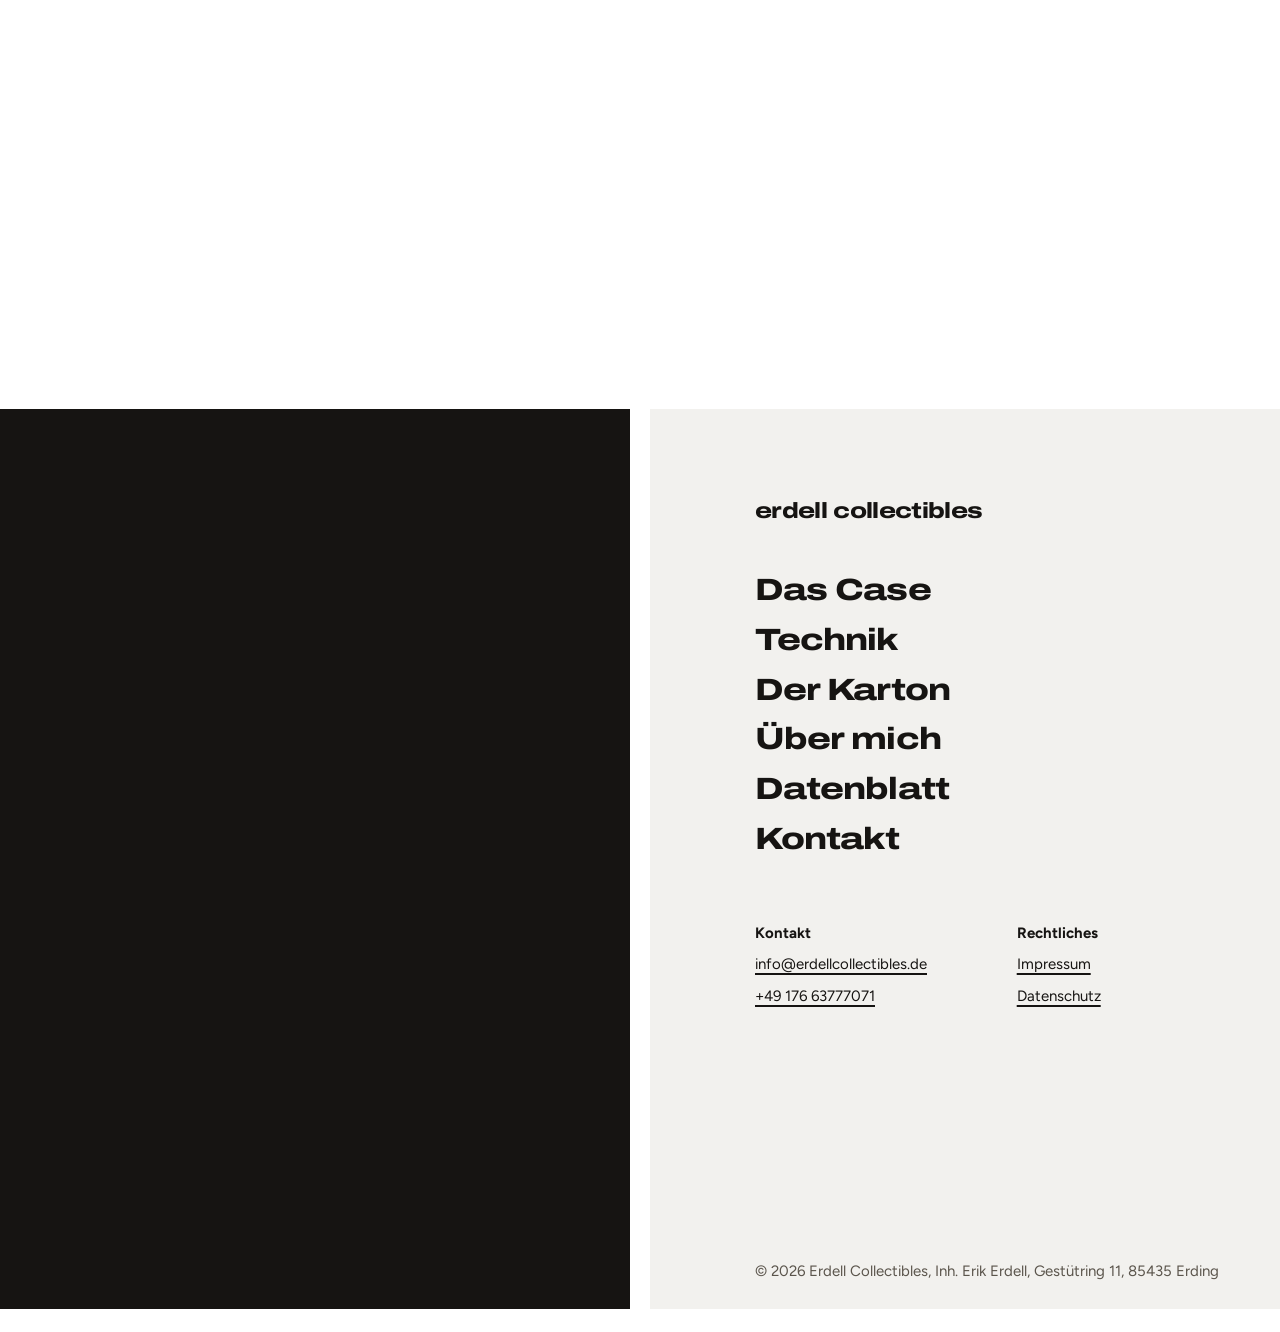
<file: produkte.html>
<!doctype html>
<html lang="de">
<head>
<meta charset="utf-8">
<meta name="viewport" content="width=device-width, initial-scale=1">
<title>Das Case – Erdell Collectibles</title>
<meta name="description" content="Weiterleitung zur Startseite von Erdell Collectibles.">
<meta name="robots" content="noindex">
<meta http-equiv="refresh" content="0; url=index.html#case">
<link rel="canonical" href="https://www.erdellcollectibles.de/">
<link rel="icon" type="image/png" href="img/favicon.png">
<link rel="stylesheet" href="css/style.css">
</head>
<body>
<a class="skip" href="#inhalt">Zum Inhalt springen</a>
<header class="bar">
  <a class="wordmark" href="index.html">erdell collectibles</a>
  <nav aria-label="Hauptmenü"><ul><li><a href="index.html#case">Das Case</a></li><li><a href="index.html#technik">Technik</a></li><li><a href="index.html#ueber">Über mich</a></li><li><a href="index.html#kontakt">Kontakt</a></li></ul></nav>
  <button class="menu-btn" type="button" aria-controls="nav" aria-expanded="false" id="menu-open">Menü</button>
</header>
<div class="nav" id="nav" role="dialog" aria-modal="true" aria-label="Menü">
  <div class="nav-top">
    <a class="wordmark" href="index.html">erdell</a>
    <button class="close-btn" type="button" id="menu-close">Schließen</button>
  </div>
  <ul>
    <li><a href="index.html#case">Das Case</a></li>
    <li><a href="index.html#technik">Technik</a></li>
    <li><a href="index.html#ueber">Über mich</a></li>
    <li><a href="index.html#kontakt">Kontakt</a></li>
    <li><a href="impressum.html">Impressum</a></li>
    <li><a href="datenschutz.html">Datenschutz</a></li>
  </ul>
</div>
<main id="inhalt">
<div class="page-head"><h1>Das Premium ETB Case</h1></div>
<div class="legal">
<p>Die Produktseite ist jetzt Teil der Startseite. <a href="index.html#case">Weiter zur Startseite</a></p>
</div>
</main>
<footer class="sub-footer">
  <p>© 2026 Erdell Collectibles, Inh. Erik Erdell</p>
  <nav aria-label="Rechtliches"><a href="impressum.html">Impressum</a><a href="datenschutz.html">Datenschutz</a></nav>
</footer>
<script src="js/menu.js" defer></script>
</body>
</html>
</file>
<file: css/style.css>
/* Erdell Collectibles – Stylesheet
   Schwarz auf Weiß wie der gedruckte Karton. Archivo (Überschriften) und Figtree (Text)
   liegen lokal in /fonts (SIL Open Font License). Kein Abruf bei Google, DSGVO-freundlich. */

@font-face {
  font-family: "Archivo";
  src: url("../fonts/archivo.woff2") format("woff2");
  font-weight: 100 900;
  font-stretch: 62% 125%;
  font-display: swap;
}
@font-face {
  font-family: "Figtree";
  src: url("../fonts/figtree.woff2") format("woff2");
  font-weight: 300 900;
  font-display: swap;
}

:root {
  /* Farben: Weiß als Grund, Tinte, zwei neutrale Flächen */
  --ink: #161412;
  --paper: #ffffff;
  --soft: #f2f1ee;
  --stone: #e2e0dc;
  --muted: #5b554c;
  --quiet: #736d64;
  --on-ink: #f2f1ee;
  --on-ink-muted: #bdb7ad;
  /* Schriften */
  --display: "Archivo", "Helvetica Neue", Helvetica, Arial, sans-serif;
  --body: "Figtree", system-ui, -apple-system, "Segoe UI", Roboto, sans-serif;
  /* Sechs Schriftgrößen */
  --t-display: clamp(60px, 9vw, 140px);
  --t-title: clamp(40px, 5vw, 76px);
  --t-sub: clamp(24px, 2.4vw, 36px);
  --t-lead: 22px;
  --t-body: 18px;
  --t-small: 15px;
  /* Raster und Rahmen */
  --m: clamp(16px, 2vw, 28px);
  --gap: 20px;
  --section: clamp(96px, 12vw, 200px);
  --ease: cubic-bezier(.16, 1, .3, 1);
  /* für die 3D-Ansicht */
  --line: var(--stone);
}

*, *::before, *::after { box-sizing: border-box; }
html { -webkit-text-size-adjust: 100%; scroll-behavior: smooth; }
@media (prefers-reduced-motion: reduce) { html { scroll-behavior: auto; } }
body {
  margin: 0;
  background: var(--paper);
  color: var(--ink);
  font: 400 var(--t-body)/1.55 var(--body);
  text-rendering: optimizeLegibility;
}
img, video { max-width: 100%; display: block; }
figure { margin: 0; }
a { color: inherit; text-decoration-thickness: 1.5px; text-underline-offset: 4px; }
:focus-visible { outline: 3px solid var(--ink); outline-offset: 3px; }
.on-ink :focus-visible { outline-color: var(--on-ink); }
::selection { background: var(--ink); color: var(--paper); }
.on-ink ::selection { background: var(--on-ink); color: var(--ink); }

h1, h2, h3 {
  font-family: var(--display);
  font-stretch: 125%;
  font-weight: 800;
  letter-spacing: -0.03em;
  line-height: 0.98;
  margin: 0;
  text-wrap: balance;
}
p { margin: 0; }
.lead { font-size: var(--t-lead); line-height: 1.4; max-width: 34ch; }

/* Sprunglink: unsichtbar, bis er per Tastatur den Fokus bekommt */
.skip {
  position: absolute; left: var(--m); top: var(--m); z-index: 100;
  background: var(--ink); color: var(--paper); padding: 12px 18px; text-decoration: none;
}
.skip:not(:focus) { clip-path: inset(50%); width: 1px; height: 1px; padding: 0; overflow: hidden; white-space: nowrap; }

/* Raster */
.grid { display: grid; grid-template-columns: repeat(12, minmax(0, 1fr)); column-gap: var(--gap); padding: 0 var(--m); }

/* Button: eckig, gefüllt */
.btn {
  display: inline-flex; align-items: center; justify-content: center; gap: 12px;
  min-height: 52px; padding: 0 26px;
  background: var(--ink); color: var(--paper);
  font: 700 var(--t-small)/1 var(--body); letter-spacing: 0.01em;
  text-decoration: none; border: 0; cursor: pointer;
  transition: background-color .2s var(--ease), transform .15s var(--ease);
}
.btn:hover { background: #3a3631; }
.btn:active { transform: translateY(1px) scale(.99); }
.btn .arrow { transition: transform .25s var(--ease); }
.btn:hover .arrow { transform: translateX(4px); }
.link-arrow { font-size: var(--t-small); font-weight: 700; text-decoration: none; display: inline-flex; gap: 8px; align-items: center; min-height: 44px; }
.link-arrow span { transition: transform .25s var(--ease); }
.link-arrow:hover span { transform: translateY(3px); }

/* ---------- Menü (Handy und Unterseiten) ---------- */
.menu-btn, .close-btn {
  display: inline-flex; align-items: center; gap: 10px;
  background: none; border: 0; padding: 0 4px; min-height: 44px; cursor: pointer;
  font: 700 var(--t-small)/1 var(--body); color: var(--ink);
}
.nav {
  position: fixed; inset: 0; z-index: 60; background: var(--ink); color: var(--on-ink);
  display: none; flex-direction: column; padding: var(--m);
}
.nav.open { display: flex; }
.nav-top { display: flex; justify-content: space-between; align-items: center; }
.nav-top .wordmark { color: var(--on-ink); }
.nav .close-btn { color: var(--on-ink); }
.nav ul { list-style: none; margin: auto 0; padding: 0; display: grid; gap: 10px; }
.nav ul a {
  font: 800 var(--t-title)/1 var(--display); font-stretch: 125%; letter-spacing: -0.03em;
  text-decoration: none; display: inline-block; padding: 4px 0;
}
.nav ul a[aria-current="page"] { text-decoration: underline; text-decoration-thickness: 4px; text-underline-offset: 8px; }

.wordmark {
  font: 800 var(--t-lead)/1 var(--display); font-stretch: 125%; letter-spacing: -0.03em;
  text-decoration: none; display: inline-flex; align-items: center; min-height: 44px;
}

/* ---------- 1. Erster Bildschirm: Name in zwei Ecken, Film im Rahmen ---------- */
.hero { position: relative; height: 100svh; min-height: 680px; max-height: 1100px; overflow: hidden; }
.hero .grid { height: 100%; }
.hero-panel { grid-column: 1 / 10; position: relative; }
.hero-media { grid-column: 10 / 13; position: relative; margin: var(--m) 0; background: var(--ink); overflow: hidden; }
.hero-media img { position: absolute; inset: 0; width: 100%; height: 100%; object-fit: cover; animation: hero-drift 24s ease-in-out infinite alternate; }
@keyframes hero-drift { from { transform: scale(1); } to { transform: scale(1.08); } }
@media (prefers-reduced-motion: reduce) { .hero-media img { animation: none; } }
.hero-name {
  position: absolute; inset: 0; z-index: 3; pointer-events: none;
  font-size: var(--t-display); line-height: 0.85; letter-spacing: -0.045em;
  color: #fff; mix-blend-mode: difference;
}
.hero-name span { position: absolute; display: block; }
.hero-name .a { left: var(--m); top: calc(var(--m) + 4px); }
.hero-name .b { right: var(--m); bottom: calc(var(--m) + 4px); }
.hero-copy {
  position: absolute; left: calc((100% + var(--gap)) / 9 * 2); top: 40%;
  display: grid; gap: 28px; z-index: 4;
}
.hero-copy .fine { color: var(--muted); margin-top: -12px; }
.hero-actions { display: flex; flex-wrap: wrap; align-items: center; gap: 12px 24px; }
.hero-links {
  position: absolute; right: 0; top: 50%; transform: translateY(-50%); z-index: 4;
  list-style: none; margin: 0; padding: 0; display: grid; gap: 4px; text-align: right;
}
.hero-links a { font-size: var(--t-small); font-weight: 600; text-decoration: none; display: inline-block; padding: 8px 0; }
.hero-links a:hover { text-decoration: underline; }
.hero-menu { display: none; }

/* ---------- 2. Vom Karton zum Deckel: 3D-Bühne angeheftet ---------- */
.story-sec { padding-top: var(--section); }
.story { align-items: start; }
.story-text { grid-column: 1 / 6; grid-row: 1; }
.story-head { display: grid; gap: 32px; padding-top: 18svh; padding-bottom: 8svh; }
.story-head h2 { font-size: var(--t-title); }
.story-steps { list-style: none; margin: 0; padding: 0 0 20svh; }
.step { min-height: 52svh; display: flex; flex-direction: column; justify-content: center; gap: 16px; padding: 32px 0; }
.step h3 { font-size: var(--t-sub); line-height: 1; transition: color .4s var(--ease); }
.step p { max-width: 40ch; transition: color .4s var(--ease); }
.js .step:not(.is-active) h3, .js .step:not(.is-active) p { color: var(--quiet); }
.story-stage {
  grid-column: 6 / 13; grid-row: 1;
  position: sticky; top: var(--m); height: calc(100svh - 2 * var(--m)); background: var(--soft);
}
.story-stage .ec3d { height: 100%; }

/* ---------- 3. Was das Case kann: vier Farbfelder ---------- */
.sheets-head { padding-top: var(--section); padding-bottom: 56px; }
.sheets-head h2 { grid-column: 1 / 10; font-size: var(--t-title); }
.band {
  display: grid; grid-template-columns: repeat(12, minmax(0, 1fr)); column-gap: var(--gap);
  grid-template-rows: auto 1fr auto;
  min-height: 88svh; padding: var(--m);
}
.band h3 { grid-column: 1 / 6; grid-row: 1; font-size: var(--t-sub); padding-top: 12px; }
.band p { grid-column: 1 / 6; grid-row: 3; max-width: 40ch; padding-bottom: 12px; }
.band .figure { grid-column: 7 / 13; grid-row: 1 / 4; position: relative; overflow: hidden; min-height: 420px; }
.band:nth-child(even) h3, .band:nth-child(even) p { grid-column: 8 / 13; }
.band:nth-child(even) .figure { grid-column: 1 / 7; }
.band .figure img { position: absolute; inset: 0; width: 100%; height: 100%; object-fit: cover; }
.band .num { display: block; font: 800 var(--t-title)/0.9 var(--display); font-stretch: 125%; letter-spacing: -0.045em; margin-bottom: 28px; white-space: nowrap; }
.is-soft { background: var(--soft); }
.is-stone { background: var(--stone); }
.is-ink { background: var(--ink); color: var(--on-ink); }

/* ---------- 4. Der Karton: drei Fotos ---------- */
.carton { padding-top: var(--section); overflow: hidden; }
.carton-head { display: grid; justify-items: center; gap: 28px; text-align: center; padding: 0 var(--m); }
.carton-head h2 { font-size: var(--t-title); }
.triptych { display: flex; justify-content: center; align-items: flex-start; gap: 10px; margin-top: 64px; }
.triptych figure { flex: none; overflow: hidden; background: var(--stone); }
.triptych img { width: 100%; height: 100%; object-fit: cover; }
.triptych .mid { width: min(40vw, 540px); aspect-ratio: 540 / 672; }
.triptych .side { width: min(34vw, 460px); aspect-ratio: 360 / 530; margin-top: 64px; }

/* ---------- 5. Über mich ---------- */
.about { padding-top: var(--section); }
.about h2 { grid-column: 1 / 13; font-size: var(--t-display); line-height: 0.85; letter-spacing: -0.045em; }
.about-photo { grid-column: 2 / 6; margin-top: 56px; aspect-ratio: 4 / 5; overflow: hidden; background: var(--stone); }
.about-photo img { width: 100%; height: 100%; object-fit: cover; }
.about-text { grid-column: 7 / 12; align-self: end; display: grid; gap: 20px; max-width: 60ch; }
.about-text .name { font: 800 var(--t-sub)/1 var(--display); font-stretch: 125%; letter-spacing: -0.03em; }
.about-text .role { color: var(--muted); margin-top: -10px; }

/* ---------- 6. Datenblatt: alles in einer Größe ---------- */
.specs { margin-top: var(--section); padding: 96px var(--m) 120px; }
.specs h2, .specs h3 {
  font: 700 var(--t-sub)/1.4 var(--body); letter-spacing: 0; color: var(--on-ink-muted);
  margin: 0 0 20px;
}
.specs h3 { margin-top: 72px; }
.specs dl { margin: 0; }
.specs .row {
  display: grid; grid-template-columns: 33% 1fr; column-gap: var(--gap);
  font-size: var(--t-sub); line-height: 1.4; font-variant-numeric: tabular-nums;
}
.specs dt, .specs dd { margin: 0; }
.specs dt { color: var(--on-ink-muted); }
/* Datenblatt als PDF: Text mit Button, daneben die beiden Seiten */
.sheet { display: grid; grid-template-columns: minmax(0, 5fr) minmax(0, 6fr); gap: 56px calc(var(--gap) * 3); align-items: center; margin-top: 8px; }
.sheet-lead { font-size: var(--t-sub); line-height: 1.35; max-width: 24ch; }
.sheet .btn { margin-top: 40px; }
.btn--light { background: var(--on-ink); color: var(--ink); }
.btn--light:hover { background: var(--paper); }
.btn--light:hover .arrow { transform: translateY(3px); }
.sheet-meta { margin-top: 16px; font-size: var(--t-small); color: var(--on-ink-muted); }
.sheet-pages { display: grid; grid-template-columns: 1fr 1fr; gap: var(--gap); align-items: start; }
.sheet-pages img { width: 100%; height: auto; box-shadow: 0 24px 60px rgba(0, 0, 0, .5); transition: transform .45s var(--ease); }
.sheet-pages img + img { margin-top: 56px; }
.sheet-pages:hover img { transform: translateY(-6px); }
.specs .note { margin-top: 56px; font-size: var(--t-small); color: var(--on-ink-muted); max-width: 60ch; }

/* ---------- 7. Kontakt: Karte auf dem Foto ---------- */
.contact { position: relative; min-height: 100svh; }
.contact > img { position: absolute; inset: 0; width: 100%; height: 100%; object-fit: cover; object-position: 50% 60%; }
.contact-card {
  position: absolute; top: var(--m); right: var(--m); width: 420px;
  background: var(--paper); padding: 32px 32px 0; display: grid; gap: 18px;
}
.contact-card h2 { font-size: var(--t-sub); }
.contact-card dl { margin: 0; display: grid; gap: 14px; }
.contact-card dt { font-size: var(--t-small); color: var(--muted); }
.contact-card dd { margin: 0; overflow-wrap: anywhere; }
.contact-card dd a { display: inline-block; padding: 2px 0; }
.contact-card .btn { margin: 14px -32px 0; width: calc(100% + 64px); }

/* ---------- 8. Fußzeile: Foto und Menü ---------- */
.site-footer { display: grid; grid-template-columns: repeat(12, minmax(0, 1fr)); column-gap: var(--gap); min-height: 100svh; }
.footer-photo { grid-column: 1 / 7; position: relative; overflow: hidden; background: var(--ink); }
.footer-photo img { position: absolute; inset: 0; width: 100%; height: 100%; object-fit: cover; object-position: 50% 30%; }
.footer-body { grid-column: 7 / 13; padding: 80px var(--m) var(--m) calc(100% / 6); display: flex; flex-direction: column; background: var(--soft); }
.footer-menu { list-style: none; margin: 40px 0 0; padding: 0; display: grid; gap: 14px; }
.footer-menu a {
  font: 800 var(--t-sub)/1.1 var(--display); font-stretch: 125%; letter-spacing: -0.03em;
  text-decoration: none; display: inline-block; transition: transform .3s var(--ease), color .3s var(--ease);
}
.footer-menu:hover a { color: var(--quiet); }
.footer-menu a:hover, .footer-menu a:focus-visible { color: var(--ink); transform: translateX(12px); }
.footer-blocks { display: grid; grid-template-columns: 1fr 1fr; gap: 24px; margin-top: 64px; font-size: var(--t-small); }
.footer-blocks strong { display: block; margin-bottom: 4px; }
.footer-blocks a { display: inline-block; padding: 4px 0; }
.footer-legal { margin-top: auto; padding-top: 48px; font-size: var(--t-small); color: var(--muted); }

/* ---------- Unterseiten (Impressum, Datenschutz) ---------- */
.bar { display: flex; justify-content: space-between; align-items: center; padding: 18px var(--m); }
.bar nav ul { list-style: none; margin: 0; padding: 0; display: flex; gap: 28px; }
.bar nav a { font-weight: 600; font-size: var(--t-small); text-decoration: none; display: inline-block; padding: 12px 0; }
.bar nav a:hover, .bar nav a[aria-current="page"] { text-decoration: underline; }
.bar .menu-btn { display: none; }
.page-head { padding: 72px var(--m) 24px; }
.page-head h1 { font-size: var(--t-title); }
.legal { max-width: 760px; padding: 0 var(--m) var(--section); }
.legal h2 { font-size: var(--t-sub); margin: 56px 0 16px; }
.legal h3 { font: 700 var(--t-body)/1.4 var(--body); margin: 32px 0 10px; letter-spacing: 0; }
.legal p, .legal li { margin: 0 0 14px; }
.sub-footer { background: var(--soft); padding: 40px var(--m); display: flex; flex-wrap: wrap; justify-content: space-between; align-items: center; gap: 16px; font-size: var(--t-small); }
.sub-footer nav { display: flex; gap: 24px; }
.sub-footer a { display: inline-block; padding: 10px 0; }

/* ---------- Bewegung: Auftritt der Abschnittsteile ---------- */
.js .rise { opacity: 0; transform: translateY(24px); transition: opacity .8s var(--ease), transform .8s var(--ease); transition-delay: calc(var(--d, 0) * 80ms); }
.js .rise.is-in { opacity: 1; transform: none; }
@media (prefers-reduced-motion: reduce) {
  .js .rise { opacity: 1; transform: none; transition: none; }
  .btn, .btn .arrow, .link-arrow span, .footer-menu a, .step h3, .step p { transition: none; }
  .sheet-pages img, .sheet-pages:hover img { transition: none; transform: none; }
}

/* ---------- Tablet ---------- */
@media (max-width: 1080px) {
  .hero-panel { grid-column: 1 / 9; }
  .hero-media { grid-column: 9 / 13; }
  .hero-copy { left: 0; }
  .footer-body { padding-left: var(--m); }
}

/* ---------- Handy ---------- */
@media (max-width: 760px) {
  :root { --t-body: 17px; --t-lead: 19px; --gap: 12px; }

  .hero { display: flex; flex-direction: column; height: auto; min-height: 0; max-height: none; }
  .hero .grid { display: flex; flex-direction: column; padding: 0; height: auto; }
  .hero-name {
    order: -1; position: static; mix-blend-mode: normal; color: var(--ink); pointer-events: auto;
    font-size: calc((100vw - 2 * var(--m)) / 6.7); padding: 14px var(--m) 16px;
  }
  .hero-name span { position: static; }
  .hero-name .a { padding-right: 72px; }
  .hero-name .b { text-align: right; }
  .hero-panel { position: static; }
  .hero-media { order: -1; margin: 0 var(--m); height: 56svh; }
  .hero-copy { position: static; padding: 28px var(--m) 40px; gap: 22px; }
  .hero-links { display: none; }
  .hero-menu { display: inline-flex; position: absolute; top: 8px; right: var(--m); z-index: 5; }

  /* Auf dem Handy: 3D-Ansicht mit eigenen Schritt-Buttons, die Schritte stehen darunter als Text */
  .story { display: flex; flex-direction: column; align-items: stretch; }
  .story-text { display: contents; }
  .story-head { order: -1; padding: 0 0 32px; }
  .story-stage { position: static; height: auto; background: none; }
  .story-steps { padding: 24px 0 0; }
  .step { min-height: 0; padding: 18px 0; gap: 10px; }
  .js .step:not(.is-active) h3, .js .step:not(.is-active) p { color: inherit; }

  .sheets-head h2 { grid-column: 1 / 13; }
  .band { display: flex; flex-direction: column; min-height: 0; padding: var(--m) var(--m) 40px; gap: 20px; }
  .band .figure { order: 2; min-height: 0; aspect-ratio: 4 / 3; }
  .band p { order: 3; padding: 0; }
  .band .num { margin-bottom: 14px; }

  .triptych { gap: 8px; margin-top: 40px; }
  .triptych .mid { width: 70vw; }
  .triptych .side { width: 30vw; margin-top: 32px; }

  .about-photo { grid-column: 1 / 10; margin-top: 36px; }
  .about-text { grid-column: 1 / 13; margin-top: 28px; }

  .specs { padding-top: 64px; padding-bottom: 72px; }
  .specs .row { grid-template-columns: 1fr; padding: 0 0 18px; }
  .specs dt { font-size: var(--t-small); line-height: 1.4; }
  .sheet { grid-template-columns: 1fr; gap: 40px; }
  .sheet-lead { font-size: var(--t-lead); }
  .sheet .btn { margin-top: 28px; }
  .sheet-pages img + img { margin-top: 32px; }

  .contact { min-height: 0; }
  .contact > img { position: static; height: 70svh; }
  .contact-card { position: relative; top: auto; right: auto; width: auto; margin: -80px var(--m) 0; }

  .site-footer { display: block; min-height: 0; }
  .footer-photo { height: 50svh; }
  .footer-body { padding: 40px var(--m) 28px; }
  .footer-menu { gap: 18px; }
  .footer-blocks { grid-template-columns: 1fr; margin-top: 40px; }

  .bar nav { display: none; }
  .bar .menu-btn { display: inline-flex; }
}
</file>
<file: erdell-3d/case3d.css>
/* Erdell Collectibles – 3D-Ansicht. Nutzt die Farben/Schriften der Website, falls vorhanden. */
.ec3d {
  --ec-ink: var(--ink, #161412);
  --ec-muted: var(--muted, #5b554c);
  --ec-line: var(--line, #e4e0d8);
  --ec-paper: var(--paper, #ffffff);
  --ec-soft: var(--soft, #f6f4ef);
  --ec-display: var(--display, "Archivo", "Helvetica Neue", Helvetica, Arial, sans-serif);
  --ec-body: var(--body, "Figtree", system-ui, -apple-system, "Segoe UI", Roboto, sans-serif);
  position: relative;
  color: var(--ec-ink);
  font-family: var(--ec-body);
}

.ec3d-stage {
  position: relative;
  width: 100%;
  aspect-ratio: 16 / 10;
  min-height: 340px;
  max-height: 78vh;
  overflow: hidden;
  background: var(--ec-soft);
  cursor: grab;
  outline: none;
  user-select: none;
  -webkit-user-select: none;
  touch-action: pan-y;
}
.ec3d-stage.is-grabbing { cursor: grabbing; }
.ec3d-stage:focus-visible { outline: 3px solid var(--ec-ink); outline-offset: -3px; }

.ec3d-canvas { position: absolute; inset: 0; width: 100%; height: 100%; display: block; }
.ec3d-lines { position: absolute; inset: 0; width: 100%; height: 100%; pointer-events: none; overflow: visible; }
.ec3d-lines line { stroke: var(--ec-ink); stroke-width: 1; opacity: 0; transition: opacity .35s ease; }
.ec3d-lines line.is-on { opacity: .55; }
.ec3d-labels { position: absolute; inset: 0; pointer-events: none; }

.ec3d-label {
  position: absolute; left: 0; top: 0;
  max-width: 220px;
  padding: 9px 12px 10px;
  background: var(--ec-paper);
  opacity: 0;
  transition: opacity .35s ease;
  will-change: transform, opacity;
}
.ec3d-label.is-on { opacity: 1; }
.ec3d-label strong {
  display: block;
  font: 800 15px/1.2 var(--ec-display);
  font-stretch: 112%;
  letter-spacing: -.01em;
}
.ec3d-label span { display: block; margin-top: 3px; font-size: 15px; line-height: 1.35; color: var(--ec-muted); }

.ec3d-dot {
  position: absolute; left: -8px; top: -8px;
  width: 10px; height: 10px; border-radius: 50%;
  background: var(--ec-ink);
  border: 3px solid var(--ec-paper);
  box-sizing: content-box;
  opacity: 0; transition: opacity .35s ease;
}
.ec3d-dot.is-on { opacity: 1; }

.ec3d-head {
  position: absolute; left: 22px; top: 18px; margin: 0;
  max-width: min(440px, 70%);
  font: 800 var(--t-sub, clamp(22px, 2.4vw, 32px))/1.08 var(--ec-display);
  font-stretch: 125%;
  letter-spacing: -.4px;
  opacity: 0; transform: translateY(8px);
  transition: opacity .6s ease, transform .6s ease;
  pointer-events: none;
}
.ec3d-head.is-on { opacity: 1; transform: none; }

.ec3d-hint {
  position: absolute; left: 50%; bottom: 16px; transform: translateX(-50%);
  padding: 7px 14px;
  background: var(--ec-paper);
  font: 600 15px/1 var(--ec-body);
  color: var(--ec-ink);
  white-space: nowrap;
  pointer-events: none;
  transition: opacity .4s ease;
}
.ec3d-hint.is-off { opacity: 0; }

.ec3d-loading {
  position: absolute; inset: 0;
  display: flex; align-items: center; justify-content: center;
  font-size: 14px; color: var(--ec-muted);
  background: var(--ec-soft);
  transition: opacity .5s ease;
}
.ec3d-loading.is-off { opacity: 0; pointer-events: none; }

/* Schritte + Button */
.ec3d-bar {
  display: flex; align-items: center; justify-content: space-between; gap: 16px;
  margin-top: 14px;
}
.ec3d-steps {
  list-style: none; margin: 0; padding: 0;
  display: grid; grid-template-columns: repeat(5, minmax(0, 1fr)); gap: 6px;
  flex: 1; max-width: 560px;
}
.ec3d-step {
  width: 100%;
  display: flex; flex-direction: column; align-items: flex-start; gap: 7px;
  padding: 0 0 4px; margin: 0;
  background: none; border: 0; cursor: pointer;
  font: 600 13px/1.2 var(--ec-body); color: var(--ec-muted);
  text-align: left;
  min-height: 44px;
}
.ec3d-step::before {
  content: ""; display: block; width: 100%; height: 3px;
  background: var(--ec-line);
  transition: background .3s ease;
}
.ec3d-step.is-done::before, .ec3d-step.is-current::before { background: var(--ec-ink); }
.ec3d-step.is-current { color: var(--ec-ink); }
.ec3d-step:hover { color: var(--ec-ink); }
.ec3d-step:focus-visible { outline: 2px solid var(--ec-ink); outline-offset: 3px; }

.ec3d-next {
  flex-shrink: 0;
  min-height: 48px;
  padding: 0 22px;
  background: var(--ec-ink); color: var(--ec-paper);
  border: 0; cursor: pointer;
  font: 700 15px/1 var(--ec-body);
  transition: background .2s ease, transform .1s ease;
}
.ec3d-next:hover { background: #2e2a26; }
.ec3d-next:active { transform: translateY(1px); }
.ec3d-next:focus-visible { outline: 2px solid var(--ec-ink); outline-offset: 3px; }

.ec3d-status {
  /* nur für Screenreader sichtbar, keine Linie – taste-skill-ignore */
  position: absolute; width: 1px; height: 1px; overflow: hidden; /* taste-skill-ignore */
  clip: rect(0 0 0 0); white-space: nowrap; margin: 0;
}

.ec3d--error .ec3d-fallback, .ec3d--nowebgl .ec3d-fallback { display: block; }

@media (max-width: 760px) {
  .ec3d-stage { aspect-ratio: 4 / 5; min-height: 0; max-height: 82vh; }
  .ec3d-head { left: 16px; top: 16px; max-width: 78%; }
  .ec3d-label { max-width: 150px; padding: 7px 9px 8px; }
  .ec3d-label strong { font-size: 14px; }
  .ec3d-label span { font-size: 13px; }
  .ec3d-bar { flex-direction: column; align-items: stretch; gap: 10px; }
  .ec3d-steps { max-width: none; }
  .ec3d-step { font-size: 13px; }
  .ec3d-next { width: 100%; }
}

/* Geschichte auf der Startseite: Bühne füllt die angeheftete Fläche, die Schritte stehen im Text daneben */
.ec3d--story { height: 100%; }
.ec3d--story .ec3d-stage { height: 100%; aspect-ratio: auto; min-height: 0; max-height: none; }
.ec3d--story .ec3d-bar { display: none; }
@media (min-width: 761px) { .ec3d--story:not(.is-final) .ec3d-head { opacity: 0; } }
@media (max-width: 760px) {
  .ec3d--story { height: auto; }
  .ec3d--story .ec3d-stage { height: auto; aspect-ratio: 4 / 5; max-height: 82vh; }
  .ec3d--story .ec3d-bar { display: flex; }
}

@media (prefers-reduced-motion: reduce) {
  .ec3d-head, .ec3d-label, .ec3d-dot, .ec3d-lines line { transition: none; }
}
</file>
